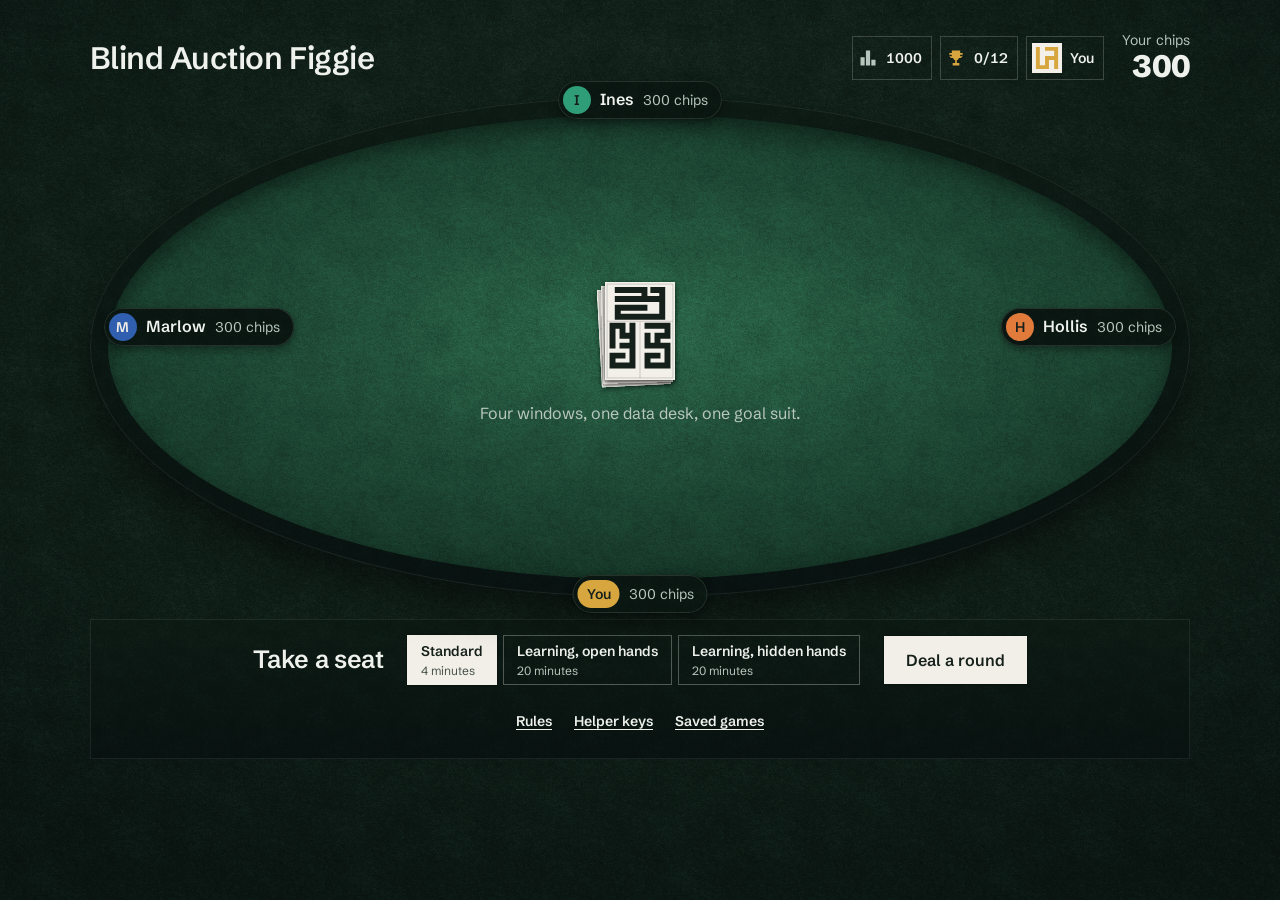
<file: docs/index.html>
<!doctype html><html><head><meta charset=utf8><meta name=viewport content='width=device-width,initial-scale=1,viewport-fit=cover'></head><body><title>Blind Auction Figgie</title>
<meta name="description" content="Figgie against three bots, with sealed auctions that sell one hidden answer.">
<meta name="theme-color" content="#0f1d17">
<meta name="claude:viewport-fit-sides" content="cover">
<link rel="preconnect" href="https://fonts.googleapis.com">
<link rel="preconnect" href="https://fonts.gstatic.com" crossorigin>
<link rel="stylesheet" href="https://fonts.googleapis.com/css2?family=Schibsted+Grotesk:ital,wght@0,400..900;1,400..900&display=swap">
<style>
:root{--t-linen:url([data-uri]);--t-paper:url([data-uri]);--t-seal:url([data-uri]);--t-baize:url([data-uri]);--b-p0:url("data:image/svg+xml,%3Csvg%20xmlns%3D%22http%3A//www.w3.org/2000/svg%22%20viewBox%3D%220%200%2040%2056%22%3E%3Crect%20width%3D%2240%22%20height%3D%2256%22%20fill%3D%22%23f3f0ea%22/%3E%3Crect%20x%3D%221.2%22%20y%3D%221.2%22%20width%3D%2237.6%22%20height%3D%2253.6%22%20fill%3D%22none%22%20stroke%3D%22%2316201b%22%20stroke-opacity%3D%22.18%22%20stroke-width%3D%22.6%22/%3E%3Cpath%20d%3D%22M1.2%2022.4H38.8M20%2022.4V54.8%22%20fill%3D%22none%22%20stroke%3D%22%2316201b%22%20stroke-opacity%3D%22.18%22%20stroke-width%3D%22.6%22/%3E%3Cg%20fill%3D%22none%22%20stroke-width%3D%223.4%22%20stroke-linecap%3D%22square%22%20stroke-linejoin%3D%22miter%22%3E%3Cpath%20stroke%3D%22%23d9434b%22%20d%3D%22M7.30%204.60L7.30%209.68M7.30%209.68L12.38%209.68M12.38%209.68L17.46%209.68M17.46%209.68L17.46%204.60M17.46%204.60L22.54%204.60M22.54%204.60L27.62%204.60M27.62%204.60L32.70%204.60M32.70%204.60L32.70%209.68M32.70%209.68L27.62%209.68M27.62%209.68L22.54%209.68M17.46%204.60L12.38%204.60M32.70%209.68L32.70%2019.84L7.30%2019.84L7.30%2014.76L22.54%2014.76%22/%3E%3Cpath%20stroke%3D%22%232f5fae%22%20d%3D%22M4.30%2036.36L10.00%2036.36M10.00%2036.36L10.00%2030.66M10.00%2030.66L4.30%2030.66M4.30%2030.66L4.30%2024.96M4.30%2024.96L10.00%2024.96M10.00%2024.96L15.70%2024.96M15.70%2024.96L15.70%2030.66M15.70%2030.66L15.70%2036.36M15.70%2036.36L15.70%2047.76L4.30%2047.76L4.30%2042.06L10.00%2042.06%22/%3E%3Cpath%20stroke%3D%22%232f9e78%22%20d%3D%22M24.30%2024.96L24.30%2030.66M24.30%2030.66L30.00%2030.66M30.00%2030.66L30.00%2024.96M30.00%2024.96L35.70%2024.96M35.70%2024.96L35.70%2030.66M35.70%2030.66L35.70%2036.36M35.70%2036.36L30.00%2036.36M30.00%2036.36L24.30%2036.36M35.70%2036.36L35.70%2047.76L24.30%2047.76L24.30%2042.06L30.00%2042.06%22/%3E%3C/g%3E%3C/svg%3E");--b-p1:url("data:image/svg+xml,%3Csvg%20xmlns%3D%22http%3A//www.w3.org/2000/svg%22%20viewBox%3D%220%200%2040%2056%22%3E%3Crect%20width%3D%2240%22%20height%3D%2256%22%20fill%3D%22%23f3f0ea%22/%3E%3Crect%20x%3D%221.2%22%20y%3D%221.2%22%20width%3D%2237.6%22%20height%3D%2253.6%22%20fill%3D%22none%22%20stroke%3D%22%2316201b%22%20stroke-opacity%3D%22.18%22%20stroke-width%3D%22.6%22/%3E%3Cpath%20d%3D%22M1.2%2022.4H38.8M20%2022.4V54.8%22%20fill%3D%22none%22%20stroke%3D%22%2316201b%22%20stroke-opacity%3D%22.18%22%20stroke-width%3D%22.6%22/%3E%3Cg%20fill%3D%22none%22%20stroke-width%3D%223.4%22%20stroke-linecap%3D%22square%22%20stroke-linejoin%3D%22miter%22%3E%3Cpath%20stroke%3D%22%232f5fae%22%20d%3D%22M7.30%204.60L12.38%204.60M12.38%204.60L17.46%204.60M17.46%204.60L17.46%209.68M17.46%209.68L12.38%209.68M12.38%209.68L7.30%209.68M17.46%209.68L22.54%209.68M22.54%209.68L22.54%204.60M22.54%204.60L27.62%204.60M27.62%204.60L32.70%204.60M32.70%204.60L32.70%209.68M32.70%209.68L27.62%209.68M32.70%209.68L32.70%2019.84L7.30%2019.84L7.30%2014.76L22.54%2014.76%22/%3E%3Cpath%20stroke%3D%22%232f9e78%22%20d%3D%22M4.30%2036.36L4.30%2030.66M4.30%2030.66L4.30%2024.96M4.30%2024.96L10.00%2024.96M10.00%2024.96L15.70%2024.96M15.70%2024.96L15.70%2030.66M15.70%2030.66L15.70%2036.36M15.70%2036.36L10.00%2036.36M10.00%2036.36L10.00%2030.66M15.70%2036.36L15.70%2047.76L4.30%2047.76L4.30%2042.06L10.00%2042.06%22/%3E%3Cpath%20stroke%3D%22%23e07b3c%22%20d%3D%22M24.30%2024.96L30.00%2024.96M30.00%2024.96L35.70%2024.96M35.70%2024.96L35.70%2030.66M35.70%2030.66L35.70%2036.36M35.70%2036.36L30.00%2036.36M30.00%2036.36L24.30%2036.36M24.30%2036.36L24.30%2030.66M24.30%2030.66L30.00%2030.66M35.70%2036.36L35.70%2047.76L24.30%2047.76L24.30%2042.06L30.00%2042.06%22/%3E%3C/g%3E%3C/svg%3E");--b-p2:url("data:image/svg+xml,%3Csvg%20xmlns%3D%22http%3A//www.w3.org/2000/svg%22%20viewBox%3D%220%200%2040%2056%22%3E%3Crect%20width%3D%2240%22%20height%3D%2256%22%20fill%3D%22%23f3f0ea%22/%3E%3Crect%20x%3D%221.2%22%20y%3D%221.2%22%20width%3D%2237.6%22%20height%3D%2253.6%22%20fill%3D%22none%22%20stroke%3D%22%2316201b%22%20stroke-opacity%3D%22.18%22%20stroke-width%3D%22.6%22/%3E%3Cpath%20d%3D%22M1.2%2022.4H38.8M20%2022.4V54.8%22%20fill%3D%22none%22%20stroke%3D%22%2316201b%22%20stroke-opacity%3D%22.18%22%20stroke-width%3D%22.6%22/%3E%3Cg%20fill%3D%22none%22%20stroke-width%3D%223.4%22%20stroke-linecap%3D%22square%22%20stroke-linejoin%3D%22miter%22%3E%3Cpath%20stroke%3D%22%232f9e78%22%20d%3D%22M7.30%204.60L7.30%209.68M7.30%209.68L12.38%209.68M12.38%209.68L12.38%204.60M12.38%204.60L17.46%204.60M17.46%204.60L22.54%204.60M22.54%204.60L22.54%209.68M22.54%209.68L27.62%209.68M27.62%209.68L32.70%209.68M32.70%209.68L32.70%204.60M32.70%204.60L27.62%204.60M22.54%209.68L17.46%209.68M32.70%209.68L32.70%2019.84L7.30%2019.84L7.30%2014.76L22.54%2014.76%22/%3E%3Cpath%20stroke%3D%22%23e07b3c%22%20d%3D%22M4.30%2036.36L10.00%2036.36M10.00%2036.36L15.70%2036.36M15.70%2036.36L15.70%2030.66M15.70%2030.66L10.00%2030.66M10.00%2030.66L10.00%2024.96M10.00%2024.96L4.30%2024.96M4.30%2024.96L4.30%2030.66M10.00%2024.96L15.70%2024.96M15.70%2036.36L15.70%2047.76L4.30%2047.76L4.30%2042.06L10.00%2042.06%22/%3E%3Cpath%20stroke%3D%22%23d9434b%22%20d%3D%22M24.30%2024.96L24.30%2030.66M24.30%2030.66L24.30%2036.36M24.30%2036.36L30.00%2036.36M30.00%2036.36L30.00%2030.66M30.00%2030.66L35.70%2030.66M35.70%2030.66L35.70%2024.96M35.70%2024.96L30.00%2024.96M35.70%2030.66L35.70%2036.36M35.70%2036.36L35.70%2047.76L24.30%2047.76L24.30%2042.06L30.00%2042.06%22/%3E%3C/g%3E%3C/svg%3E");--b-p3:url("data:image/svg+xml,%3Csvg%20xmlns%3D%22http%3A//www.w3.org/2000/svg%22%20viewBox%3D%220%200%2040%2056%22%3E%3Crect%20width%3D%2240%22%20height%3D%2256%22%20fill%3D%22%23f3f0ea%22/%3E%3Crect%20x%3D%221.2%22%20y%3D%221.2%22%20width%3D%2237.6%22%20height%3D%2253.6%22%20fill%3D%22none%22%20stroke%3D%22%2316201b%22%20stroke-opacity%3D%22.18%22%20stroke-width%3D%22.6%22/%3E%3Cpath%20d%3D%22M1.2%2022.4H38.8M20%2022.4V54.8%22%20fill%3D%22none%22%20stroke%3D%22%2316201b%22%20stroke-opacity%3D%22.18%22%20stroke-width%3D%22.6%22/%3E%3Cg%20fill%3D%22none%22%20stroke-width%3D%223.4%22%20stroke-linecap%3D%22square%22%20stroke-linejoin%3D%22miter%22%3E%3Cpath%20stroke%3D%22%23e07b3c%22%20d%3D%22M7.30%204.60L7.30%209.68M7.30%209.68L12.38%209.68M12.38%209.68L12.38%204.60M12.38%204.60L17.46%204.60M17.46%204.60L22.54%204.60M22.54%204.60L27.62%204.60M27.62%204.60L27.62%209.68M27.62%209.68L32.70%209.68M32.70%209.68L32.70%204.60M27.62%209.68L22.54%209.68M22.54%209.68L17.46%209.68M32.70%209.68L32.70%2019.84L7.30%2019.84L7.30%2014.76L22.54%2014.76%22/%3E%3Cpath%20stroke%3D%22%23d9434b%22%20d%3D%22M4.30%2036.36L4.30%2030.66M4.30%2030.66L4.30%2024.96M4.30%2024.96L10.00%2024.96M10.00%2024.96L15.70%2024.96M15.70%2024.96L15.70%2030.66M15.70%2030.66L15.70%2036.36M15.70%2036.36L10.00%2036.36M10.00%2036.36L10.00%2030.66M15.70%2036.36L15.70%2047.76L4.30%2047.76L4.30%2042.06L10.00%2042.06%22/%3E%3Cpath%20stroke%3D%22%232f5fae%22%20d%3D%22M24.30%2024.96L30.00%2024.96M30.00%2024.96L35.70%2024.96M35.70%2024.96L35.70%2030.66M35.70%2030.66L35.70%2036.36M35.70%2036.36L30.00%2036.36M30.00%2036.36L24.30%2036.36M24.30%2036.36L24.30%2030.66M24.30%2030.66L30.00%2030.66M35.70%2036.36L35.70%2047.76L24.30%2047.76L24.30%2042.06L30.00%2042.06%22/%3E%3C/g%3E%3C/svg%3E");--b-deck:url("data:image/svg+xml,%3Csvg%20xmlns%3D%22http%3A//www.w3.org/2000/svg%22%20viewBox%3D%220%200%2040%2056%22%3E%3Crect%20width%3D%2240%22%20height%3D%2256%22%20fill%3D%22%23f3f0ea%22/%3E%3Crect%20x%3D%221.2%22%20y%3D%221.2%22%20width%3D%2237.6%22%20height%3D%2253.6%22%20fill%3D%22none%22%20stroke%3D%22%2316201b%22%20stroke-opacity%3D%22.18%22%20stroke-width%3D%22.6%22/%3E%3Cpath%20d%3D%22M1.2%2022.4H38.8M20%2022.4V54.8%22%20fill%3D%22none%22%20stroke%3D%22%2316201b%22%20stroke-opacity%3D%22.18%22%20stroke-width%3D%22.6%22/%3E%3Cg%20fill%3D%22none%22%20stroke-width%3D%223.4%22%20stroke-linecap%3D%22square%22%20stroke-linejoin%3D%22miter%22%3E%3Cpath%20stroke%3D%22%2316201b%22%20d%3D%22M7.30%204.60L12.38%204.60M12.38%204.60L17.46%204.60M17.46%204.60L22.54%204.60M22.54%204.60L22.54%209.68M22.54%209.68L17.46%209.68M17.46%209.68L12.38%209.68M12.38%209.68L7.30%209.68M22.54%209.68L27.62%209.68M27.62%209.68L32.70%209.68M32.70%209.68L32.70%204.60M32.70%204.60L27.62%204.60M32.70%209.68L32.70%2019.84L7.30%2019.84L7.30%2014.76L22.54%2014.76%22/%3E%3Cpath%20stroke%3D%22%2316201b%22%20d%3D%22M4.30%2036.36L4.30%2030.66M4.30%2030.66L4.30%2024.96M4.30%2024.96L10.00%2024.96M10.00%2024.96L10.00%2030.66M10.00%2030.66L15.70%2030.66M15.70%2030.66L15.70%2024.96M15.70%2030.66L15.70%2036.36M15.70%2036.36L10.00%2036.36M15.70%2036.36L15.70%2047.76L4.30%2047.76L4.30%2042.06L10.00%2042.06%22/%3E%3Cpath%20stroke%3D%22%2316201b%22%20d%3D%22M24.30%2024.96L30.00%2024.96M30.00%2024.96L35.70%2024.96M35.70%2024.96L35.70%2030.66M35.70%2030.66L30.00%2030.66M30.00%2030.66L30.00%2036.36M30.00%2036.36L35.70%2036.36M30.00%2036.36L24.30%2036.36M24.30%2036.36L24.30%2030.66M35.70%2036.36L35.70%2047.76L24.30%2047.76L24.30%2042.06L30.00%2042.06%22/%3E%3C/g%3E%3C/svg%3E")}
[hidden]:not([hidden=until-found i]){display:none!important}
/* tokens: one radius set, one type scale, one accent (brass marks you) */
:root{--room:#0f1d17;--side:#0a1611;--feltHi:#2b6649;--felt:#1f4a36;--feltLo:#163627;--paper:#f1efe7;--paper2:#e4e2d8;--paper3:#d2d0c4;--ink:#16201b;--ink2:#47524c;--rule:rgba(22,32,27,.14);--chalk:#eef1ec;--chalk2:#b7c7bd;--brass:#d8a63f;--tint:#f4e4b9;--red:#b3202b;--manila:#d9c08a;--wax:#8c1d26;--p1:#2f5fae;--p2:#2f9e78;--p3:#e07b3c;
  --r1:0;--r2:0;--r3:999px;--contour:0 0 0 1px rgba(8,16,12,.45),0 2px 0 0 rgba(8,16,12,.35);--contour-in:0 0 0 1px rgba(22,32,27,.22),0 2px 0 0 rgba(22,32,27,.16);
  --f12:12px;--f14:14px;--f16:16px;--f20:20px;--f25:25px;--f31:31px;--f39:39px;--f49:49px;color-scheme:dark}
html{background:var(--room)}
/* the room: the same wool, faint, on the dark ground around the table */
body,.overlay{background:var(--t-baize) 0 0/320px 320px,var(--t-baize) 161px 97px/320px 320px,radial-gradient(ellipse 80% 70% at 50% 35%,#16291f 0%,var(--room) 60%,#0a1511 100%);background-blend-mode:overlay,soft-light,normal}
body{min-height:100vh}
body{margin:0;padding:0!important;color:var(--chalk);font-family:"Schibsted Grotesk","Helvetica Neue",Arial,sans-serif;font-size:var(--f16);font-weight:400;line-height:1.45;-webkit-font-smoothing:antialiased;touch-action:manipulation;-webkit-tap-highlight-color:transparent}
*{box-sizing:border-box}
h1,h2,h3,p,ul,ol,dl,dd,figure,table{margin:0;padding:0;list-style:none}
button,input{font:inherit;color:inherit}
button{cursor:pointer}
button:disabled{cursor:default}
:focus-visible{outline:3px solid var(--brass);outline-offset:2px}
.paper :focus-visible,.sheet :focus-visible{outline-color:var(--ink)}
/* tabular figures on every number that sits in a column or ticks */
.stat b,.tile .pr b,.stepper input,.ticks,.wl b,.bids .p,.pay .r>span,.chipsnow dd,.chipsnow .big b,.gl .num,.review td,.fields input,.clk b,.seat .n,.seat .got,.st b,.meter .lbls b,.trades .when,.pill b,.mine b{font-variant-numeric:tabular-nums}
.dp{font-variant-numeric:normal}
.sr{position:absolute;width:1px;height:1px;overflow:hidden;clip:rect(0 0 0 0);white-space:nowrap}
.disp{font-weight:600;letter-spacing:-.015em;line-height:1.1;text-wrap:balance}
.suit{width:1em;height:1em;display:inline-block;vertical-align:-.12em;fill:currentColor;flex:none}
.red{color:var(--red)} .blk{color:var(--ink)} .chalk{color:var(--chalk)}
.note{font-size:var(--f14);color:var(--chalk2);line-height:1.4}
.paper .note,.sheet .note{color:var(--ink2)}
.paper,.sheet{background:var(--paper) var(--t-linen) 0 0/128px 128px;color:var(--ink)}
.sheet{border-radius:var(--r1);overflow:hidden}

/* buttons: ink on paper, sized to their text */
.btn{display:inline-flex;align-items:center;justify-content:center;gap:8px;min-height:48px;padding:0 22px;border:0;border-radius:var(--r2);background:var(--paper);color:var(--ink);font-weight:600;font-size:var(--f16);text-decoration:none;justify-self:start;transition:background-color .15s}
.btn:hover{background:#fff}
.btn:disabled{opacity:.55}
.btn.ghost{background:transparent;box-shadow:inset 0 0 0 1px rgba(238,241,236,.35);color:var(--chalk)}
.btn.ghost:hover{background:rgba(238,241,236,.08)}
.btn.sm{min-height:40px;padding:0 14px;font-size:var(--f14)}
.link{background:none;border:0;padding:0 4px;min-height:44px;font-weight:600;font-size:var(--f14);text-decoration:underline;text-underline-offset:3px;color:inherit}
.link:hover{color:var(--chalk2)}
.links{display:flex;gap:14px;flex-wrap:wrap}

/* page */
.app{max-width:1440px;margin:0 auto;padding:clamp(20px,2.6vw,36px) max(clamp(20px,7vw,120px),env(safe-area-inset-right)) 48px max(clamp(20px,7vw,120px),env(safe-area-inset-left))}
.bar{display:flex;align-items:center;justify-content:space-between;gap:16px;flex-wrap:wrap}
.bar h1{font-size:var(--f31)}
.prog{display:flex;gap:14px;margin-top:6px;font-size:var(--f16)}
.prog li{display:flex;align-items:center;padding-bottom:3px;border-bottom:2px solid transparent;color:var(--chalk2);opacity:.55}
.prog li.red{color:#e07a80}
.prog li.done{opacity:.35}
.prog li.now{opacity:1;border-bottom-color:var(--chalk)}
.stat{text-align:right;font-size:var(--f14);color:var(--chalk2);line-height:1.1}
.stat b{display:block;font-size:var(--f31);font-weight:800;color:var(--chalk);letter-spacing:-.02em;transition:color .3s}
.stat b.up{color:var(--brass)}
.layout{margin-top:14px}

/* table: a flat dark rim around felt */
.tablezone{position:relative;min-width:0}
.table{position:relative;height:min(500px,max(420px,calc(100vh - 400px)));border-radius:50%;background:var(--side);box-shadow:0 18px 40px rgba(0,0,0,.5),inset 0 0 0 1px rgba(238,241,236,.08)}
.table .felt{position:absolute;inset:18px;border-radius:50%;background:var(--t-baize) 0 0/320px 320px,radial-gradient(ellipse 60% 55% at 50% 46%,var(--feltHi) 0%,var(--felt) 55%,var(--feltLo) 100%);background-blend-mode:overlay,normal;box-shadow:inset 0 8px 20px rgba(0,0,0,.4)}
.rimclock{position:absolute;inset:8px;width:calc(100% - 16px);height:calc(100% - 16px);overflow:visible;pointer-events:none;z-index:1}
.rimclock ellipse{fill:none;stroke-width:3;vector-effect:non-scaling-stroke}
.rimclock .bg{stroke:rgba(238,241,236,.1)}
.rimclock .fg{stroke:var(--chalk2);stroke-linecap:round;transition:stroke-dashoffset 1s linear}
.rimclock.low .fg{stroke:var(--paper)}
.stripclock{display:none}
.clk{display:inline-flex;align-items:baseline;gap:4px;margin-top:10px;padding:2px 10px;border-radius:var(--r3);font-size:var(--f16);color:var(--chalk2)}
.clk b{font-size:var(--f25);font-weight:600;color:var(--chalk)}
.clk.low{background:var(--paper);color:var(--ink2)}
.clk.low b{color:var(--ink)}
.seat{position:absolute;display:flex;align-items:center;gap:9px;padding:5px 14px 5px 5px;border-radius:var(--r3);background:var(--side);box-shadow:0 3px 8px rgba(0,0,0,.4),inset 0 0 0 1px rgba(238,241,236,.12);white-space:nowrap;z-index:4}
.seat b{font-weight:600}
.seat .n{font-size:var(--f14);color:var(--chalk2)}
.seat .got{font-size:var(--f14);font-weight:600;color:var(--chalk)}
.seat.me .got{color:var(--brass)}
.seat .act{display:none}
.seat.recv{animation:recv .35s cubic-bezier(.2,.7,.2,1)}
.s1{left:14px;top:46%;transform:translateY(-50%)}
.s2{left:50%;top:-16px;transform:translateX(-50%)}
.s3{right:14px;top:46%;transform:translateY(-50%)}
.s0{left:50%;bottom:-16px;transform:translateX(-50%)}
.disc{display:inline-flex;align-items:center;justify-content:center;width:28px;height:28px;border-radius:var(--r3);background:var(--ink2);color:var(--paper);font-size:var(--f14);font-weight:600;line-height:1;flex:none}
.disc.d1{background:var(--p1);color:var(--paper)} .disc.d2{background:var(--p2);color:var(--ink)} .disc.d3{background:var(--p3);color:var(--ink)}
.tile.buy .disc{box-shadow:0 0 0 1.5px var(--paper)}
.disc.you{background:var(--brass);color:var(--ink);width:auto;padding:0 9px}
.disc.sm{width:22px;height:22px;font-size:var(--f12)}
.disc.sm.you{width:auto;padding:0 7px}
.fan{position:absolute;width:0;height:0;z-index:2}
.fan .bk{position:absolute;left:-20px;top:-28px;width:40px;height:56px;border-radius:0;background:var(--b-deck) center/cover;box-shadow:0 1px 3px rgba(0,0,0,.45);transform-origin:50% 240%;transition:transform .5s cubic-bezier(.2,.7,.2,1)}
.f2{left:50%;top:98px;transform:rotate(180deg)}
.f1{left:9%;top:67%;transform:rotate(90deg)}
.f3{left:91%;top:67%;transform:rotate(-90deg)}
.cardback{border-radius:var(--r1);background:var(--b-deck) center/cover;box-shadow:0 2px 5px rgba(0,0,0,.4)}
.mid{position:absolute;left:50%;top:37%;width:420px;margin-left:-210px;text-align:center;z-index:3}
.chips{position:relative;height:56px;width:150px;margin:0 auto}
.stack{position:absolute;bottom:0;width:44px}
.stack svg{position:absolute;left:0;width:44px;height:16px;filter:drop-shadow(0 1px 1px rgba(0,0,0,.35))}
.mid .lab{margin-top:6px;font-size:var(--f25)}
.deck{position:relative;width:70px;height:98px;margin:0 auto}
.deck i{position:absolute;inset:0}
.deck i:nth-child(1){transform:translate(-6px,6px) rotate(-3deg)}
.deck i:nth-child(2){transform:translate(-3px,3px) rotate(-1.5deg)}
.mid .line1{margin-top:22px;font-size:var(--f16);color:var(--chalk2)}

/* suit tiles: a suit and a count, not a playing card */
.hand{display:flex;gap:10px}
.yours{position:absolute;left:50%;bottom:60px;transform:translateX(-50%);display:flex;align-items:flex-end;gap:28px;z-index:3}
.slots{display:flex;gap:8px}
.slot{position:relative;width:124px;height:74px;padding:9px 10px 8px;border-radius:var(--r1);background:var(--manila) var(--t-paper) 0 0/256px 256px;color:var(--ink);box-shadow:0 4px 10px rgba(0,0,0,.35);font-size:var(--f12);line-height:1.3;outline-offset:3px}
.slot::before{content:"";position:absolute;left:0;right:0;top:0;height:22px;background:rgba(91,71,32,.14);clip-path:polygon(0 0,100% 0,50% 100%)}
.slot>div{position:relative}
.slot .a{display:flex;align-items:center;gap:5px;font-size:var(--f14);font-weight:600}
.slot .b,.slot .c{color:var(--ink2)}
.slot .w{position:absolute;right:7px;top:7px;width:20px;height:20px;background:var(--t-seal) center/contain no-repeat;filter:drop-shadow(0 1px 1px rgba(0,0,0,.35))}
.slot.open{display:flex;align-items:center;justify-content:center;background:none;box-shadow:inset 0 0 0 1px rgba(238,241,236,.22);color:var(--chalk2);font-size:var(--f20)}
.slot.open::before{display:none}
.slot.open .suit{opacity:.5}
.slot.open.now{box-shadow:inset 0 0 0 2px var(--chalk)}
.slot.open.now .suit{opacity:1}
.slot .pop{display:none;position:absolute;left:0;bottom:calc(100% + 8px);width:250px;padding:10px 12px;border-radius:var(--r1);background:var(--paper) var(--t-linen) 0 0/128px 128px;color:var(--ink);font-size:var(--f14);line-height:1.4;box-shadow:0 10px 24px rgba(0,0,0,.45);z-index:20}
.slot:hover .pop,.slot:focus .pop{display:block}
.tape{display:grid;gap:3px;margin-top:8px;font-size:var(--f14);color:var(--chalk2)}
.tape li{display:flex;align-items:center;justify-content:center;gap:6px}
.tape li:first-child{color:var(--chalk)}
.tape .when{display:none}
.st{display:flex;flex-direction:column;align-items:center;justify-content:center;gap:2px;width:60px;height:74px;border-radius:var(--r1);background:var(--paper) var(--t-linen) 0 0/128px 128px;color:var(--ink);box-shadow:0 4px 10px rgba(0,0,0,.35);flex:none}
.st.red{color:var(--red)}
.st .suit{font-size:var(--f20)}
.st b{font-size:var(--f31);font-weight:600;line-height:1;color:var(--ink)}
.st.zero{opacity:.45}
.st.goal{outline:2px solid var(--chalk);outline-offset:3px}
.st.dim{opacity:.6}
.st.bump{animation:bump .45s cubic-bezier(.2,.7,.2,1)}
.fly{position:absolute;left:0;top:0;width:40px;height:56px;margin:-28px 0 0 -20px;border-radius:var(--r1);z-index:8;display:flex;align-items:center;justify-content:center;font-size:var(--f20);background:var(--paper) var(--t-linen) 0 0/128px 128px;box-shadow:0 10px 18px rgba(0,0,0,.45);pointer-events:none}
.fly.back{background:var(--b-deck) center/cover}
/* each seat's cards carry that seat's maze back */
.f1 .bk,.fly.back.b1{background-image:var(--b-p1)} .f2 .bk,.fly.back.b2{background-image:var(--b-p2)} .f3 .bk,.fly.back.b3{background-image:var(--b-p3)} .fly.back.b0{background-image:var(--b-p0)}
.reveal{position:absolute;left:50%;top:150px;width:min(330px,42%);transform:translateX(-50%);text-align:center;z-index:3}
.pair{display:flex;justify-content:center;align-items:center;gap:14px}
.reveal h2{margin-top:12px;font-size:var(--f20)}
.hands-up{position:absolute;inset:0;z-index:3;pointer-events:none}
.hands-up figure{position:absolute}
.hands-up figcaption{display:none}
.hands-up ul{display:flex;gap:5px}
.hands-up .st{width:42px;height:54px}
.hands-up .st b{font-size:var(--f20)}
.hands-up .st .suit{font-size:var(--f14)}
.hu2{left:50%;top:64px;transform:translateX(-50%)}
.hu1{left:5%;top:53%}
.hu3{right:5%;top:53%}

/* what you know */
.know{display:none}
.know h2{font-size:var(--f20);margin-bottom:10px}
.envs{display:grid;grid-template-columns:repeat(auto-fill,minmax(220px,1fr));gap:16px}
.env{position:relative;min-height:120px;padding:12px 14px;border-radius:var(--r1);background:var(--manila) var(--t-paper) 0 0/256px 256px;color:var(--ink);box-shadow:0 6px 14px rgba(0,0,0,.35)}
.env .flap{position:absolute;left:0;right:0;top:0;height:52px;background:#c9ad72 var(--t-paper) 0 0/256px 256px;clip-path:polygon(0 0,100% 0,50% 100%)}
.wax{display:flex;align-items:center;justify-content:center;background:var(--t-seal) center/contain no-repeat;filter:drop-shadow(0 2px 2px rgba(0,0,0,.4))}
.env .wax{position:absolute;left:50%;top:34px;width:36px;height:36px;margin-left:-18px}
.env .tag{position:relative;font-size:var(--f14);font-weight:600;color:#5b4720}
.env .body{position:relative;margin-top:46px;font-size:var(--f14)}
.env .slip{margin-top:8px;padding:9px 11px;border-radius:var(--r1);background:var(--paper) var(--t-linen) 0 0/128px 128px;box-shadow:0 2px 6px rgba(0,0,0,.22);transform:rotate(-.6deg);font-size:var(--f14)}
.line{display:flex;align-items:center;gap:7px;font-weight:600}
.empty-know{color:var(--chalk2);font-size:var(--f14)}
details.drawer{display:none}

/* panel */
.panel{display:grid;gap:14px;min-width:0}
.panel h2{font-size:var(--f25)}
.panel h3{font-size:var(--f20)}

/* desktop: the panel is a rail in front of your seat */
@media (min-width:901px){
  .panel{max-width:1120px;margin:22px auto 0;padding:16px;border-radius:var(--r2);background:var(--side);box-shadow:inset 0 0 0 1px rgba(238,241,236,.08);align-items:start;gap:20px}
  .col{display:grid;gap:12px;align-content:start;min-width:0}
  .panel.ph-start{display:flex;align-items:center;justify-content:center;flex-wrap:wrap;gap:12px 24px}
  .panel.ph-start .links{flex-basis:100%;justify-content:center;margin-top:2px}
  .panel.ph-bid{grid-template-columns:340px minmax(0,1fr) 250px}
  .panel.ph-bid .col:last-child{align-self:end}
  .panel.ph-result{grid-template-columns:340px minmax(0,1fr) 380px}
  .panel.ph-end{grid-template-columns:minmax(0,1fr) 420px minmax(0,1fr)}
}

/* sealed bid */
.stage{position:relative;height:270px;border-radius:var(--r2);overflow:hidden;background:var(--t-baize) 0 0/320px 320px,radial-gradient(ellipse 70% 60% at 50% 40%,var(--feltHi) 0%,var(--felt) 55%,var(--feltLo) 100%);background-blend-mode:overlay,normal;box-shadow:inset 0 6px 16px rgba(0,0,0,.4)}
.envwrap{position:absolute;left:28px;right:28px;bottom:22px;height:132px;perspective:700px}
.envback{position:absolute;inset:0;z-index:0;border-radius:var(--r1);background:#c9ad72 var(--t-paper) 0 0/256px 256px}
.pocket{position:absolute;z-index:2;left:0;right:0;bottom:0;top:-130px;overflow:hidden}
.qcard{position:absolute;left:14px;right:14px;bottom:60px;height:180px;padding:12px 16px;border-radius:var(--r1);transition:transform .3s cubic-bezier(.5,0,.2,1)}
.qcard .suit{font-size:var(--f25)}
.qcard h3{margin-top:4px;font-size:var(--f25)!important;line-height:1.1}
.qcard p{margin-top:6px;font-size:var(--f14);line-height:1.35}
.qcard.in{transform:translateY(260px)}
.qcard.out{animation:lift .4s .25s cubic-bezier(.2,.8,.2,1) both}
@keyframes lift{from{transform:translateY(200px)}to{transform:translateY(-34px)}}
.front{position:absolute;inset:0;z-index:3;border-radius:var(--r1);clip-path:polygon(0 20%,50% 60%,100% 20%,100% 100%,0 100%);background:var(--manila) var(--t-paper) 0 0/256px 256px;box-shadow:0 8px 16px rgba(0,0,0,.35)}
.lid{position:absolute;z-index:1;left:0;right:0;top:0;height:82px;background:#c4a76a var(--t-paper) 0 0/256px 256px;clip-path:polygon(0 0,100% 0,50% 100%);transform-origin:top center;transform:rotateX(180deg);transition:transform .28s .22s cubic-bezier(.4,0,.2,1),z-index 0s .22s}
.lid.shut{transform:none;z-index:4}
.lid.opening{animation:open .28s cubic-bezier(.4,0,.2,1) both}
@keyframes open{from{transform:none;z-index:4}to{transform:rotateX(180deg);z-index:1}}
.stamp{position:absolute;z-index:5;left:50%;top:58px;width:46px;height:46px;margin-left:-23px;opacity:0}
.stamp.on{animation:stamp .2s .48s cubic-bezier(.3,1.5,.5,1) both}
.stamp.still{opacity:1}
@keyframes stamp{from{opacity:0;transform:scale(2)}to{opacity:1;transform:none}}
.stepper{display:grid;grid-template-columns:64px 1fr 64px;gap:6px;margin-top:8px}
.stepper button{height:64px;border:0;border-radius:var(--r2);background:var(--paper3);color:var(--ink);font-size:var(--f31);line-height:1;transition:background-color .15s}
.stepper button:hover{background:var(--paper2)}
.stepper input{width:100%;height:64px;border:0;border-radius:var(--r2);text-align:center;font-size:var(--f39);font-weight:800;letter-spacing:-.02em}
.stepper input[aria-invalid="true"]{box-shadow:inset 0 0 0 3px var(--ink)}
.lbl{font-weight:600}
.wl{margin-top:12px}
.wl b{font-weight:600;color:var(--brass)}
.scalewrap{position:relative;margin-top:10px}
.scale{position:relative;height:22px;border-radius:var(--r3);background:rgba(238,241,236,.14);overflow:hidden}
.scale .zone{position:absolute;left:0;top:0;bottom:0;border-radius:var(--r3);background:var(--chalk2);transition:width .2s}
.mark{position:absolute;top:-4px;width:4px;height:30px;margin-left:-2px;border-radius:var(--r1);background:var(--brass);transition:left .2s}
.ticks{position:relative;height:18px;margin-top:6px;font-size:var(--f12);color:var(--chalk2)}
.ticks em{position:absolute;transform:translateX(-50%);white-space:nowrap;font-style:normal;transition:left .2s}
.ticks em.l{transform:none}
.mine{font-size:var(--f14);color:var(--chalk2)}
.mine b{color:var(--chalk);font-weight:600}
.err{padding:8px 11px;border-radius:var(--r2);background:var(--ink);color:var(--paper);font-size:var(--f14);line-height:1.35}
.panel > div > .err{background:var(--paper);color:var(--ink)}

/* result */
.verdict{display:flex;align-items:center;gap:10px}
.verdict h3{font-size:var(--f39)!important}
.ans{font-size:var(--f20);font-weight:600;margin-top:4px}
.bids .hd,.bids .rw{display:grid;grid-template-columns:1.1fr 64px 1.3fr;gap:12px;align-items:center;padding:7px 12px}
.bids .hd{font-size:var(--f12);font-weight:600;color:var(--ink2)}
.bids .rw{min-height:44px}
.bids .rw.me{background:var(--tint)}
.bids .nm{display:flex;align-items:center;gap:7px;font-weight:600}
.bids .p{font-size:var(--f16);font-weight:600;text-align:right}
.so{padding:10px 12px;border-radius:var(--r1);font-weight:600}
.meter{padding:14px;border-radius:var(--r1)}
.meter .barx{position:relative;height:24px;margin-top:6px;border-radius:var(--r3);background:var(--paper2);overflow:hidden}
.meter .ok{position:absolute;left:0;top:0;bottom:0;width:50%;background:#c9d6cf}
.meter .was{position:absolute;left:50%;top:0;bottom:0;right:0;background:var(--ink)}
.meter .mk{position:absolute;top:-2px;bottom:-2px;left:25%;width:4px;margin-left:-2px;background:var(--brass);border-radius:var(--r1)}
.meter .lbls{position:relative;height:34px;margin-top:6px;font-size:var(--f12);color:var(--ink2);line-height:1.2}
.meter .lbls em{position:absolute;transform:translateX(-50%);text-align:center;font-style:normal;white-space:nowrap}
.meter .lbls b{display:block;color:var(--ink);font-size:var(--f14);font-weight:600}
.facedown{position:absolute;left:50%;top:34px;width:220px;height:132px;margin-left:-110px;border-radius:var(--r1);background:var(--manila) var(--t-paper) 0 0/256px 256px;box-shadow:0 8px 16px rgba(0,0,0,.35);transform:rotate(-3deg)}
.facedown::after{content:"";position:absolute;inset:0;background:linear-gradient(to top right,transparent calc(50% - 1px),rgba(91,71,32,.25) 50%,transparent calc(50% + 1px)),linear-gradient(to top left,transparent calc(50% - 1px),rgba(91,71,32,.25) 50%,transparent calc(50% + 1px))}
.sealed{position:absolute;left:50%;top:34px;width:240px;height:136px;margin-left:-120px}
.sealed .env{position:absolute;inset:0}
.sealed .wm{position:absolute;left:50%;top:30px;width:40px;height:40px;margin-left:-20px;font-size:var(--f16);box-shadow:0 2px 3px rgba(0,0,0,.35)}
.emptyg .pane.stage{height:auto;border-radius:0}
.seat .act .red{color:#e07a80}

/* market */
.mhead{display:flex;justify-content:space-between;align-items:center;gap:12px}
.row{display:grid;grid-template-columns:minmax(0,1fr) minmax(0,1fr);grid-template-areas:"n n" "sl by" "e e";gap:8px;padding:12px;align-content:start}
#mkt{display:grid;grid-template-columns:repeat(4,minmax(0,1fr))}
.row+.row{border-left:1px solid var(--rule)}
.nm2{grid-area:n;display:grid;grid-template-columns:auto 1fr;align-items:baseline;align-content:start;column-gap:10px;min-height:46px}
.nm2 .tag{grid-column:1/-1;margin-top:3px}
.mid.trading{top:31%}
.mid.trading .chips{display:none}
.mhead h2{font-size:var(--f20)!important}
.side{display:grid;grid-template-columns:minmax(0,1fr);gap:6px;align-content:start;min-width:0}
.side.sl{grid-area:sl} .side.by{grid-area:by}
.row .err{grid-area:e}
.nm2 b{display:flex;align-items:center;gap:6px;font-size:var(--f16);font-weight:600}
.nm2 .hold{font-size:var(--f14);color:var(--ink2)}
.nm2 .tag{justify-self:start;padding:1px 7px;border-radius:var(--r1);background:var(--ink);color:var(--paper);font-size:var(--f12);font-weight:600}
.tile{position:relative;width:100%;display:grid;gap:2px;align-content:center;min-height:62px;padding:7px 11px;border:0;border-radius:var(--r2);text-align:left;transition:background-color .15s}
.tile .pr{display:flex;align-items:baseline;justify-content:space-between;gap:6px}
.tile .pr b{font-size:var(--f25);font-weight:800;line-height:1;letter-spacing:-.02em}
.tile .vb{font-size:var(--f14);font-weight:400}
button.tile:disabled{opacity:.5}
/* the press and release always land on the button itself, which is kept across quote updates;
   its inner parts (price digits, the decimal point, the monogram) can be redrawn without losing the click */
button.tile *,.penny *{pointer-events:none}
.tile.sell{background:var(--paper2);color:var(--ink)}
button.tile.sell:hover:not(:disabled){background:var(--paper3)}
.tile.buy{background:var(--ink);color:var(--paper)}
button.tile.buy:hover:not(:disabled){background:#26332c}
.tile.own{background:transparent;box-shadow:inset 0 0 0 2px var(--brass)}
.tile.none{background:transparent;box-shadow:inset 0 0 0 1px var(--paper3);color:var(--ink2)}
.tile.none b{font-size:var(--f16);font-weight:600}
.tile .cx{min-height:30px;padding:0 4px;margin-right:-6px;border:0;background:none;font-weight:600;font-size:var(--f14);text-decoration:underline;text-underline-offset:3px;color:inherit}
.pill{display:flex;align-items:center;justify-content:space-between;gap:4px;min-height:40px;padding:0 2px 0 10px;border-radius:var(--r2);background:var(--tint);font-size:var(--f14)}
.pill b{font-weight:600}
.pill button{min-height:36px;white-space:nowrap;padding:0 9px;border:0;background:none;font-weight:600;font-size:var(--f14);text-decoration:underline;text-underline-offset:3px;white-space:nowrap}
.fields{display:flex;align-items:center;gap:4px}
.fields label{font-size:var(--f14);font-weight:600}
.fields input{flex:1;min-width:0;width:auto;height:40px;padding:0 9px;border:1px solid var(--paper3);border-radius:var(--r2);background:#fff;color:var(--ink);font-weight:600}
.fields input::placeholder{color:var(--ink2);font-weight:400}
.fields input:hover{border-color:var(--ink2)}
.fields input[aria-invalid="true"]{border-color:var(--ink);border-width:2px}
.fields button{min-height:40px;padding:0 12px;border:0;border-radius:var(--r2);background:var(--paper3);color:var(--ink);font-weight:600}
.fields button:hover{background:#c2c0b2}
.trades h3{font-size:var(--f14)!important;font-weight:600;color:var(--chalk2);margin-bottom:4px}
.trades li{display:flex;align-items:center;gap:6px;min-height:28px;font-size:var(--f14)}
.trades li:not(:first-child){color:var(--chalk2)}
.trades .when{margin-left:auto;color:var(--chalk2);white-space:nowrap}

/* end */
.chipsnow{padding:16px;border-radius:var(--r1)}
.chipsnow .big{display:flex;align-items:baseline;gap:10px;flex-wrap:wrap}
.chipsnow .big b{font-size:var(--f49);font-weight:800;letter-spacing:-.03em;line-height:1}
.chipsnow dl{display:grid;grid-template-columns:1fr auto;row-gap:4px;column-gap:12px;margin-top:12px;font-size:var(--f14)}
.chipsnow dd{justify-self:end;font-weight:600}
.pay .r{display:grid;grid-template-columns:minmax(0,1fr) 44px 56px 56px 60px;column-gap:12px;align-items:center;min-height:44px;padding:0 12px}
.pay .r.h{min-height:36px;font-size:var(--f12);font-weight:600;color:var(--ink2)}
.pay .r>span:not(:first-child){text-align:right}
.pay .r.you{background:var(--tint)}
.pay .tot{font-size:var(--f20);font-weight:600}
.pay .nmx{display:flex;align-items:center;gap:7px;font-weight:600;min-width:0}
.types li{font-size:var(--f16)}
.types li+li{margin-top:4px}
.types b{font-weight:600}
.types span{color:var(--chalk2);font-size:var(--f14)}
.review table{width:100%;border-collapse:collapse;font-size:var(--f14)}
.review th{font-size:var(--f12);font-weight:600;color:var(--ink2);text-align:right;padding:8px 10px}
.review th:first-child,.review td:first-child{text-align:left}
.review td{padding:8px 10px;text-align:right;border-top:1px solid var(--rule)}
details.more summary{cursor:pointer;font-weight:600;min-height:44px;display:flex;align-items:center}
.saveline{margin-top:18px;font-size:var(--f14);color:var(--chalk2)}

/* hard-cornered controls with a thin, crisp shadow contour; pressing sinks onto the shadow */
.btn,.stepper button{box-shadow:var(--contour)}
.btn.ghost{box-shadow:inset 0 0 0 1px rgba(238,241,236,.35),0 2px 0 0 rgba(0,0,0,.35)}
.tile.sell,.tile.buy,.fields button{box-shadow:var(--contour-in)}
.btn:active:not(:disabled),.stepper button:active,button.tile:active:not(:disabled),.fields button:active{transform:translateY(2px);box-shadow:0 0 0 1px rgba(8,16,12,.45)}
.fields input{box-shadow:inset 0 1px 0 rgba(22,32,27,.12)}
/* start: mode choice */
.modes{display:flex;gap:6px;flex-wrap:wrap;justify-content:center}
.mode{display:grid;gap:1px;min-height:48px;padding:6px 14px;border:0;border-radius:var(--r2);background:transparent;color:var(--chalk);text-align:left;box-shadow:inset 0 0 0 1px rgba(238,241,236,.3)}
.mode b{font-weight:600;font-size:var(--f14)}
.mode span{font-size:var(--f12);color:var(--chalk2)}
.mode[aria-pressed="true"]{background:var(--paper);color:var(--ink);box-shadow:var(--contour)}
.mode[aria-pressed="true"] span{color:var(--ink2)}
/* ante */
.ante{display:grid;grid-template-columns:1fr auto;gap:4px 24px;padding:14px 16px;font-size:var(--f14)}
.ante dd{text-align:right;font-variant-numeric:tabular-nums}
.ante dd b{font-size:var(--f20);font-weight:800}
@media (min-width:901px){.panel.ph-ante{grid-template-columns:minmax(0,1fr) 300px minmax(0,1fr);align-items:center}.panel.ph-ante .col:last-child{justify-items:start}}
/* market: penny buttons beside each best price, tools */
.tw{display:grid;grid-template-columns:minmax(0,1fr) 22px;gap:3px}
.penny{display:flex;align-items:center;justify-content:center;width:22px;min-height:62px;padding:0;border:0;border-radius:var(--r2);background:var(--paper2);color:var(--ink);box-shadow:var(--contour-in)}
.penny svg{width:10px;height:10px}
.penny:hover:not(:disabled){background:var(--paper3)}
.penny:active:not(:disabled){transform:translateY(2px);box-shadow:0 0 0 1px rgba(8,16,12,.45)}
.penny:disabled{opacity:.35;box-shadow:none}
.mhead{flex-wrap:wrap}
.mhead .note{flex:1;margin:0 8px}
.mtools{display:flex;align-items:center;gap:6px 14px;flex-wrap:wrap}
kbd{display:inline-block;min-width:1.6em;padding:0 5px;border-radius:var(--r1);background:var(--paper2);color:var(--ink);font:600 var(--f12)/1.6 ui-monospace,SFMono-Regular,Menlo,monospace;text-align:center;box-shadow:0 1px 0 rgba(22,32,27,.3)}
.mtools kbd{background:rgba(238,241,236,.14);color:var(--chalk);box-shadow:none}
/* the Helper Keys command strip */
.cmd{position:fixed;left:50%;top:14px;z-index:60;display:flex;align-items:center;gap:10px;flex-wrap:wrap;max-width:min(560px,calc(100vw - 32px));padding:10px 16px;transform:translateX(-50%);background:var(--paper) var(--t-linen) 0 0/128px 128px;color:var(--ink);font-size:var(--f16);box-shadow:var(--contour),0 12px 28px rgba(0,0,0,.45)}
.cmd .v{font-weight:800}
.cmd b{font-weight:800;font-variant-numeric:tabular-nums}
.cmd .ph{color:var(--ink2);font-size:var(--f14)}
.cmd .e{flex-basis:100%;font-size:var(--f14);font-weight:600}
.keys{width:100%;border-collapse:collapse;margin-top:12px}
.keys th,.keys td{padding:9px 0;border-top:1px solid var(--rule);text-align:left;vertical-align:top;font-size:var(--f16)}
.keys th{width:44%;font-weight:600;padding-right:14px}
/* trade history and round review */
.hist li{display:flex;align-items:center;gap:8px;min-height:36px;font-size:var(--f14)}
.hist li+li{border-top:1px solid var(--rule)}
.hist .hk{min-width:64px;color:var(--ink2);font-variant-numeric:tabular-nums}
#histList{max-height:60vh;overflow:auto;padding:12px 20px}
.review-list,.hstep{width:100%}
.hstep{display:flex;align-items:center;gap:8px;min-height:36px;padding:0 6px;border:0;background:none;color:inherit;text-align:left;font-size:var(--f14)}
.hstep .hk{min-width:64px;color:var(--chalk2);font-variant-numeric:tabular-nums}
.hstep:hover{background:rgba(238,241,236,.06)}
.hstep[aria-pressed="true"]{background:var(--paper);color:var(--ink)}
.hstep[aria-pressed="true"] .hk{color:var(--ink2)}
#reviewBox .hist{max-height:220px;overflow:auto;margin-top:6px}
#reviewBox .hist li+li{border-top:1px solid rgba(238,241,236,.1)}
.rvstep{padding:10px 14px;background:rgba(10,22,17,.8);color:var(--chalk);font-weight:600;text-wrap:balance}
/* rematch and standings */
.again{display:flex;gap:10px;flex-wrap:wrap}
.standings{margin-top:12px}
.standings .hd{padding:8px 12px;font-size:var(--f12);font-weight:600;color:var(--ink2)}
.standings .r{display:grid;grid-template-columns:20px minmax(0,1fr) auto;gap:10px;align-items:center;min-height:36px;padding:0 12px}
.standings .r.you{background:var(--tint)}
.standings .nmx{display:flex;align-items:center;gap:7px;font-weight:600;min-width:0}
.standings .rk{color:var(--ink2);font-variant-numeric:tabular-nums}
.standings .tot{font-weight:600;font-variant-numeric:tabular-nums}
/* personal stats in Saved games */
.pstats{display:grid;grid-template-columns:repeat(6,minmax(0,1fr));gap:0;margin-bottom:16px}
.pstats div{padding:14px 16px}
.pstats div+div{border-left:1px solid var(--rule)}
.pstats dt{font-size:var(--f12);font-weight:600;color:var(--ink2)}
.pstats dd{margin-top:2px;font-size:var(--f25);font-weight:600;font-variant-numeric:tabular-nums}
/* Learning mode: bots' hands face up during play */
.hands-up.live .st{width:38px;height:48px}
.hands-up.live .st b{font-size:var(--f16)}

/* paused: the market is frozen and the table says so */
body.paused #mkt{opacity:.5;pointer-events:none}
.pausenote{position:absolute;left:50%;top:50%;transform:translate(-50%,-50%);z-index:9;margin:0;padding:10px 16px;background:var(--paper);color:var(--ink);font-weight:600;box-shadow:var(--contour);white-space:nowrap}
#pausew[aria-pressed="true"]{background:var(--paper);color:var(--ink)}
/* profile and achievements */
.stats{display:flex;align-items:center;gap:18px}
.who{display:flex;align-items:center;gap:8px}
.who button{display:inline-flex;align-items:center;gap:8px;min-height:44px;padding:0 10px 0 6px;border:0;background:transparent;color:var(--chalk);font-weight:600;font-size:var(--f14);box-shadow:inset 0 0 0 1px rgba(238,241,236,.2)}
.who button:hover{background:rgba(238,241,236,.06)}
.who .cup{width:20px;height:20px;color:var(--brass)}
.who .trophy span{font-variant-numeric:tabular-nums}
.who .trophy.pulse{animation:pulse 1s ease-in-out 3}
@keyframes pulse{50%{background:rgba(216,166,63,.35);box-shadow:inset 0 0 0 1px var(--brass)}}
.who .nm{max-width:14ch;overflow:hidden;text-overflow:ellipsis;white-space:nowrap}
.ava{display:block;flex:none}
body.has-frame .seat.me .disc.you{box-shadow:0 0 0 2px var(--side),0 0 0 4px var(--frame)}
.toast{position:fixed;left:50%;top:14px;transform:translateX(-50%);z-index:60;max-width:min(560px,calc(100vw - 32px));margin:0;padding:12px 16px;background:var(--paper);color:var(--ink);font-size:var(--f14);box-shadow:var(--contour),0 12px 30px rgba(0,0,0,.4)}
.prof{max-width:680px;margin-top:20px;padding:28px 32px}
.profhead{display:flex;align-items:center;gap:16px;margin-bottom:20px}
.profhead h3{font-size:var(--f25)}
.prof h4{margin:20px 0 8px;font-size:var(--f14);font-weight:600;color:var(--ink2)}
.namerow{display:flex;gap:8px;margin-top:6px}
.namerow input{flex:1;min-width:0;height:44px;padding:0 12px;border:1px solid var(--paper3);background:#fff;color:var(--ink);font-weight:600;box-shadow:inset 0 1px 0 rgba(22,32,27,.12)}
.namerow .btn{background:var(--ink);color:var(--paper)}
.picks{display:flex;flex-wrap:wrap;gap:10px}
.sw{width:40px;height:40px;border:0;box-shadow:var(--contour-in)}
.sw[aria-pressed="true"],.pick[aria-pressed="true"]{outline:3px solid var(--ink);outline-offset:2px}
.pick{display:grid;justify-items:center;gap:4px;padding:6px;border:0;background:var(--paper2);color:var(--ink);box-shadow:var(--contour-in)}
.pick small{font-size:var(--f12);color:var(--ink2)}
.pick:disabled{opacity:.45}
.achs{display:grid;grid-template-columns:repeat(auto-fill,minmax(250px,1fr));gap:12px;margin-top:20px}
.achs li{display:flex;gap:12px;align-items:flex-start;padding:14px 16px;background:var(--paper) var(--t-linen) 0 0/128px 128px;color:var(--ink2);box-shadow:var(--contour)}
.achs li .cup{width:28px;height:28px;flex:none;color:var(--paper3)}
.achs li.got{color:var(--ink)}
.achs li.got .cup{color:var(--brass)}
.achs b{display:block;font-weight:600;color:inherit}
.achs p{margin-top:2px;font-size:var(--f14)}
.achs .ast{font-size:var(--f12);font-weight:600;color:var(--ink2)}
.achs li.got .ast{color:var(--ink)}
@media (max-width:900px){.who .nm{display:none}.stats{gap:10px}.who{gap:6px}.who button{padding:0 8px 0 4px}}
/* rating, leaderboard, streak */
.who .streak{display:inline-flex;align-items:center;gap:3px;min-height:30px;padding:0 8px;font-size:var(--f14);font-weight:600;color:var(--chalk2);box-shadow:inset 0 0 0 1px rgba(238,241,236,.2)}
.who .streak svg{width:14px;height:14px}
.who .streak.lv2{color:var(--brass);box-shadow:inset 0 0 0 1px var(--brass)}
.who .streak.lv3{background:var(--brass);color:var(--ink);box-shadow:none}
.who .rate span{font-variant-numeric:tabular-nums}
.who .rate .cup{color:var(--chalk2)}
.rating{margin-top:10px;font-size:var(--f14);color:var(--chalk2)}
.rating b{color:var(--chalk);font-size:var(--f20);font-variant-numeric:tabular-nums}
.rating span{font-weight:600;font-variant-numeric:tabular-nums}
.chipsnow .rating{color:var(--ink2);border-top:1px solid var(--rule);padding-top:10px}
.chipsnow .rating b{color:var(--ink)}
.chipsnow .rating span{color:var(--ink)}
.tabs{display:inline-flex;margin:18px 12px 0 0}
.tabs button{min-height:40px;padding:0 14px;border:0;background:transparent;color:var(--chalk);font-weight:600;font-size:var(--f14);box-shadow:inset 0 0 0 1px rgba(238,241,236,.3)}
.tabs button+button{margin-left:-1px}
.tabs button[aria-pressed="true"]{background:var(--paper);color:var(--ink);box-shadow:var(--contour)}
.board{max-width:760px;margin-top:16px}
.board .br{display:grid;grid-template-columns:40px 28px minmax(0,1fr) 110px 90px;align-items:center;gap:12px;min-height:48px;padding:0 16px}
.board .br+.br{border-top:1px solid var(--rule)}
.board .br.h{min-height:38px;font-size:var(--f12);font-weight:600;color:var(--ink2)}
.board .br.me{background:var(--tint)}
.board .br.pinned{border-top:2px dashed var(--rule)}
.board .rk,.board .v{font-variant-numeric:tabular-nums}
.board .rk{color:var(--ink2)}
.board .nm{font-weight:600;overflow:hidden;text-overflow:ellipsis;white-space:nowrap}
.board .v{text-align:right;font-weight:600}
.board .sub{text-align:right;font-size:var(--f12);color:var(--ink2)}
.boardmsg{max-width:560px;margin-top:20px;padding:20px 22px;background:var(--paper) var(--t-linen) 0 0/128px 128px;color:var(--ink)}
#boardO .note{margin-top:12px;max-width:760px}
@media (max-width:900px){.board .br{grid-template-columns:28px 28px minmax(0,1fr) 72px;gap:8px;padding:0 10px}.board .sub{display:none}.who .rate span{display:none}.tabs{margin-right:6px}}
/* overlays: saved games and the rules sheet */
.overlay{position:fixed;inset:0;z-index:50;overflow:auto;overscroll-behavior:contain}
.overlay .inner{max-width:1100px;margin:0 auto;padding:clamp(24px,3vw,40px) clamp(20px,4.6vw,72px) 48px}
.overlay h2{font-size:var(--f49);letter-spacing:-.03em;margin-top:8px}
.gl .gr{display:grid;grid-template-columns:120px 1fr 110px 100px 150px;align-items:center;gap:12px;min-height:60px;padding:0 16px}
.gl .gr+.gr{border-top:1px solid var(--rule)}
.gl .gr.h{min-height:44px;font-size:var(--f12);font-weight:600;color:var(--ink2)}
.gl .num{text-align:right}
.gl .g{font-weight:600}
.gl .c{font-size:var(--f25);font-weight:600;letter-spacing:-.02em}
.gl .up,.gl .dn{font-weight:600}
.gl .dn{color:var(--ink2)}
.bars{display:flex;gap:3px;align-items:flex-end;height:20px}
.bars i{display:block;width:12px;border-radius:var(--r1);background:var(--paper3);height:8px}
.bars i.w{background:var(--brass);height:20px}
.bone{display:block;height:14px;border-radius:var(--r3);background:var(--paper3);animation:breathe 1.2s ease-in-out infinite alternate}
.emptyg{display:grid;grid-template-columns:1fr 1fr;border-radius:var(--r1);overflow:hidden;min-height:400px}
.emptyg .copy{padding:44px;display:flex;flex-direction:column;gap:14px}
.emptyg .copy h3{font-size:var(--f31)}
.emptyg .copy p{font-size:var(--f20)}
.emptyg .pane{position:relative;overflow:hidden}
.emptyg .deck{position:absolute;left:50%;top:50%;margin:-49px 0 0 -35px}
.rules{max-width:680px;margin-top:20px;padding:36px 40px;box-shadow:0 18px 40px rgba(0,0,0,.45)}
.rules h3{font-size:var(--f20);margin-top:22px}
.rules h3:first-child{margin-top:0}
.rules p{margin-top:6px;font-size:var(--f16);max-width:62ch}

@keyframes bump{40%{transform:translateY(-8px)}}
@keyframes recv{50%{transform:var(--seatT,none) scale(1.08)}}
.s1.recv,.s3.recv{--seatT:translateY(-50%)} .s0.recv,.s2.recv{--seatT:translateX(-50%)}
@keyframes breathe{from{opacity:1}to{opacity:.45}}

/* phone: no oval, a strip of three opponents, then your hand and the action */
@media (max-width:900px){
  .layout{margin-top:12px}
  .panel{margin-top:16px}
  .col{display:contents}
  .panel h2{order:-1}
  .panel.ph-start{justify-items:center;text-align:center}
  .pstats{grid-template-columns:repeat(3,minmax(0,1fr))}
  .pstats div:nth-child(4){border-left:0}
  .pstats div:nth-child(n+4){border-top:1px solid var(--rule)}
  .penny{min-height:54px}
  .cmd{top:10px}
  .panel.ph-start .btn{justify-self:center}
  .panel.ph-start .links{justify-content:center;margin-top:4px}
  .bar h1{font-size:var(--f20)}
  .stat b{font-size:var(--f25)}
  .table{height:auto;border-radius:var(--r2);display:grid;grid-template-columns:repeat(3,minmax(0,1fr));gap:6px;padding:8px 8px 12px;overflow:visible;background:var(--t-baize) 0 0/320px 320px,var(--felt);background-blend-mode:overlay,normal;box-shadow:inset 0 0 0 1px rgba(238,241,236,.08)}
  .table .felt,.rimclock,.fan,.table .s0,.reveal{display:none}
  .stripclock{display:block;position:absolute;left:8px;right:8px;bottom:5px;height:3px;border-radius:var(--r3);background:rgba(238,241,236,.12);overflow:hidden}
  .stripclock b{position:absolute;inset:0;background:var(--chalk2);transform-origin:left;transition:transform 1s linear}
  .stripclock.low b{background:var(--paper)}
  .seat{position:static;transform:none;display:grid;grid-template-columns:auto minmax(0,1fr);column-gap:6px;row-gap:1px;align-items:center;padding:6px 8px;border-radius:var(--r2);white-space:normal;box-shadow:inset 0 0 0 1px rgba(238,241,236,.12)}
  .seat .disc{width:24px;height:24px;font-size:var(--f12);grid-row:span 2}
  .seat b{font-size:var(--f14);overflow:hidden;text-overflow:ellipsis;white-space:nowrap}
  .seat .n,.seat .got{font-size:var(--f12);grid-column:2}
  .seat .act{display:block;grid-column:1/-1;font-size:var(--f12);color:var(--chalk2);min-height:17px;white-space:nowrap;overflow:hidden;text-overflow:ellipsis}
  .seat.recv{animation:none}
  .mid{position:static;width:auto;margin:0;grid-column:1/-1;order:5}
  .mid .chips,.mid .lab,.mid .deck{display:none}
  .mid .line1{margin:2px 0 0}
  .clk{margin-top:2px}
  .yours{position:static;transform:none;display:block}
  .hand{justify-content:center;gap:8px;margin-top:14px}
  .st{width:58px;height:68px}
  .hands-up{position:static;display:grid;gap:10px;margin-top:14px;pointer-events:auto}
  .hands-up figure{position:static;transform:none;display:grid;grid-template-columns:72px 1fr;align-items:center;gap:8px}
  .hands-up figcaption{display:block;font-size:var(--f14);font-weight:600;color:var(--chalk2)}
  .hands-up .st,.hu0 .st{width:44px;height:54px}
  .know{display:none}
  details.drawer{display:block;margin-top:12px;border-radius:var(--r2);background:var(--side);padding:0 12px}
  details.drawer summary{min-height:50px;display:flex;align-items:center;font-weight:600;cursor:pointer}
  details.drawer .envs{padding-bottom:12px}
  #mkt{display:block}
  .row{grid-template-columns:84px minmax(0,1fr) minmax(0,1fr);grid-template-areas:"n sl by" "e e e";gap:6px;padding:8px}
  .row+.row{border-left:0;border-top:1px solid var(--rule)}
  .nm2{grid-template-columns:1fr;gap:1px;min-height:0}
  .nm2 b{font-size:var(--f14)}
  .tile{min-height:54px;padding:6px 9px}
  .tile .pr b{font-size:var(--f20)}
  .fields button{padding:0 9px}
  .gl .gr{grid-template-columns:1fr 90px 80px;padding:0 12px}
  .gl .gr .hide-s{display:none}
  .emptyg{grid-template-columns:1fr}
  .emptyg .pane{min-height:200px}
  .emptyg .copy{padding:28px}
  .pay .r{grid-template-columns:minmax(0,1fr) 34px 46px 46px 50px;column-gap:8px;padding:0 8px}
  .overlay h2{font-size:var(--f39)}
  .rules{padding:24px 20px}
}
.phone-only{display:none}
@media (max-width:900px){.phone-only{display:block}.desk-only{display:none}}
@media (prefers-reduced-motion:reduce){*,*::before,*::after{animation:none!important;transition:none!important}}

/* ---------- rules v4: the data desk ---------- */
.prog li.wn b{display:inline-flex;align-items:center;justify-content:center;width:22px;height:22px;font-size:var(--f14);font-weight:600}
.desk{display:grid}
.wrow{display:grid;grid-template-columns:minmax(0,1fr) 120px;gap:8px 16px;align-items:center;padding:12px 14px;border-top:1px solid var(--rule)}
.wrow:first-child{border-top:0}
.wn{display:grid;gap:2px;min-width:0}
.wn b{font-size:var(--f16);font-weight:700}
.wn span{font-size:var(--f14);color:var(--ink2);line-height:1.35}
.wn em{font-style:normal;font-size:var(--f12);color:var(--ink2);font-weight:600;letter-spacing:.01em}
.wrow .err{grid-column:1/-1}
.wbid input{width:100%;height:48px;border:0;border-radius:var(--r2);box-shadow:var(--contour-in);background:var(--paper2);text-align:center;font-size:var(--f20);font-weight:700;font-variant-numeric:tabular-nums;color:var(--ink)}
.wbid input::placeholder{font-size:var(--f14);font-weight:500;color:var(--ink2)}
.wbid input[aria-invalid="true"]{box-shadow:inset 0 0 0 2px var(--ink)}
.wbid.own{font-size:var(--f14);font-weight:600;color:var(--ink2);text-align:center}
.tg{display:flex;gap:6px;flex-wrap:wrap;margin-top:8px}
.tgb{display:inline-flex;align-items:center;gap:6px;min-height:40px;padding:0 10px 0 5px;border:0;border-radius:var(--r2);background:var(--paper2);color:var(--ink);box-shadow:var(--contour-in);font:inherit;font-size:var(--f14);font-weight:600;cursor:pointer}
.tgb.q,.tgb.buy{padding:0 12px}
.tgb.buy{width:100%;justify-content:center;min-height:48px}
.tgb[aria-pressed="true"]{background:var(--ink);color:var(--paper);box-shadow:none}
.tgb:disabled{opacity:.4;cursor:default}
.desk.sealed{position:relative}
.desk.sealed::after{content:"";position:absolute;right:18px;top:50%;width:64px;height:64px;margin-top:-32px;background:var(--t-seal) center/contain no-repeat;filter:drop-shadow(0 2px 2px rgba(0,0,0,.35));animation:stamp .2s cubic-bezier(.3,1.5,.5,1) both}
.lots .hd,.lots .rw{grid-template-columns:64px minmax(0,1fr) 48px}
.lots .wbuy{display:flex;flex-wrap:wrap;gap:4px 12px;min-width:0}
.lots .wbuy .nm{font-weight:600;flex-wrap:wrap;gap:4px 6px}
.lots .wbuy i{font-style:normal;font-weight:400;color:var(--ink2)}
.lots .none{color:var(--ink2)}
.gotcard{padding:10px 12px 12px;border-radius:var(--r1)}
.gotcard .tag{display:flex;align-items:center;gap:6px;font-size:var(--f14);font-weight:600;margin-bottom:8px}
.hand.sm{display:flex;gap:8px}
.hand.sm .st{width:44px;height:56px}
.hand.sm .st b{font-size:var(--f20)}
.hand.sm .st .suit{font-size:var(--f14)}
.gotcard .st.zero{display:none}
.mcs{display:flex;flex-wrap:wrap;gap:2px 8px}
.mc{display:inline-flex;align-items:center;gap:2px;font-weight:600;color:var(--ink)}
.mc.red{color:var(--red)}
.mc b{font-weight:700;color:var(--ink)}
.slot .a .disc{width:20px;height:20px;font-size:var(--f12)}
.slot .a .k{margin-left:auto;font-size:var(--f12);font-weight:600;color:var(--ink2)}
.slot .mcs{margin-top:8px;flex-wrap:nowrap;gap:6px;font-size:var(--f14)}
.slot.open .disc{opacity:.6}
.slot.xr{box-shadow:0 4px 10px rgba(0,0,0,.35),inset 0 0 0 2px var(--ink)}
.env.intel{min-height:96px}
.env.intel .body{margin-top:40px}
.env.intel .tag{display:flex;align-items:center;gap:6px}
.desklog{display:grid;gap:4px;margin-top:14px;font-size:var(--f14);color:var(--chalk2)}
.desklog b{color:var(--chalk);font-weight:600;margin-right:4px}
.trk{margin-bottom:10px;padding:4px 0}
.trk .tr{display:grid;grid-template-columns:minmax(0,1.4fr) repeat(4,minmax(0,1fr)) 56px;gap:6px;align-items:center;padding:4px 12px;font-size:var(--f14);font-variant-numeric:tabular-nums}
.trk .tr>span:not(.nm){text-align:center}
.trk .tr.h{font-size:var(--f12);font-weight:600;color:var(--ink2)}
.trk .tr.h>span:first-child{text-align:left}
.trk .tr.me{background:var(--tint)}
.trk .tr.lp{font-size:var(--f12);color:var(--ink2)}
.trk .tr.lp>span:first-child{text-align:left}
.trk .nm{display:flex;align-items:center;gap:6px;font-weight:600;min-width:0}
.trk .up{font-weight:700;color:var(--ink)}
.trk .dn{color:var(--ink2)}
.trk .z{color:var(--ink2);opacity:.6}
@media (min-width:901px){.panel.ph-result{grid-template-columns:320px minmax(0,1fr) 260px}}
@media (max-width:900px){
  .wrow{grid-template-columns:minmax(0,1fr) 104px}
  .trk .tr{padding:4px 8px;gap:4px;grid-template-columns:minmax(0,1.3fr) repeat(4,minmax(0,1fr)) 40px}
  .trk .nm .disc{display:none}
}
.rules .rl{display:grid;gap:6px;margin-top:8px;padding-left:18px;list-style:disc}
.wn .tgb span{color:inherit;font-size:inherit;line-height:1}
.slot .mcs{gap:5px;font-size:var(--f12)}
.slot .mc{gap:1px}

/* suede: the table rim, seat plates and the panel rail share one soft grain over the dark side colour */
.table{background:var(--t-baize) 0 0/160px 160px,linear-gradient(#0d1a14,#081210);background-blend-mode:soft-light,normal}
.seat{background:var(--t-baize) 0 0/160px 160px,var(--side);background-blend-mode:soft-light,normal}
@media (min-width:901px){.panel{background:var(--t-baize) 0 0/160px 160px,linear-gradient(#0d1a14,#081210);background-blend-mode:soft-light,normal}}

</style>
<svg width="0" height="0" style="position:absolute" aria-hidden="true"><defs>
<symbol id="spade" viewBox="0 0 24 24"><path d="M12 1.5S3.5 8 3.5 13.4c0 3 2.1 4.9 4.6 4.9 1.5 0 2.7-.6 3.4-1.6-.2 2.5-1.1 4.1-2.7 5.8h6.4c-1.6-1.7-2.5-3.3-2.7-5.8.7 1 1.9 1.6 3.4 1.6 2.5 0 4.6-1.9 4.6-4.9C20.5 8 12 1.5 12 1.5z"/></symbol>
<symbol id="club" viewBox="0 0 24 24"><circle cx="12" cy="6.6" r="4.4"/><circle cx="6.6" cy="13.6" r="4.4"/><circle cx="17.4" cy="13.6" r="4.4"/><path d="M10.6 11h2.8c0 4.6.9 7.6 3.1 11.2H7.5c2.2-3.6 3.1-6.6 3.1-11.2z"/></symbol>
<symbol id="heart" viewBox="0 0 24 24"><path d="M12 21.6S2.6 15.6 1.6 9.6C.9 5.6 3.4 2.6 6.8 2.6c2.3 0 4.1 1.3 5.2 3.2 1.1-1.9 2.9-3.2 5.2-3.2 3.4 0 5.9 3 5.2 7-1 6-10.4 12-10.4 12z"/></symbol>
<symbol id="diamond" viewBox="0 0 24 24"><path d="M12 1.2l8.6 10.8L12 22.8 3.4 12z"/></symbol>
<symbol id="chipOx" viewBox="0 0 44 16"><ellipse cx="22" cy="9" rx="21" ry="6.6" fill="#5a1219"/><ellipse cx="22" cy="7" rx="21" ry="6.6" fill="#8c1d26"/><path d="M5 4.4l3 1.2M17 1.2l1 1.6M27 1.2l-1 1.6M39 4.4l-3 1.2M8 10.4l3-1.1M36 10.4l-3-1.1M22 13.5v-1.7" stroke="#f1efe7" stroke-width="2.2" stroke-linecap="round"/><ellipse cx="22" cy="7" rx="12" ry="3.6" fill="none" stroke="#d8a63f" stroke-width="1"/></symbol>
<symbol id="chipIv" viewBox="0 0 44 16"><ellipse cx="22" cy="9" rx="21" ry="6.6" fill="#b9b5a5"/><ellipse cx="22" cy="7" rx="21" ry="6.6" fill="#f1efe7"/><path d="M5 4.4l3 1.2M17 1.2l1 1.6M27 1.2l-1 1.6M39 4.4l-3 1.2M8 10.4l3-1.1M36 10.4l-3-1.1M22 13.5v-1.7" stroke="#1d4862" stroke-width="2.2" stroke-linecap="round"/><ellipse cx="22" cy="7" rx="12" ry="3.6" fill="none" stroke="#d8a63f" stroke-width="1"/></symbol>
</defs></svg>

<div class="app" id="app">
  <header class="bar">
    <div class="ttl" id="ttl"></div>
    <div class="stats"><div class="who" id="who"></div><p class="stat">Your chips<b id="st-chips">300</b></p></div>
  </header>
  <div class="layout">
    <div>
      <section class="tablezone" aria-label="The table"><div class="table" id="table"></div><div id="handzone"></div></section>
      <section class="know" aria-labelledby="k-h"><h2 id="k-h" class="disp">What you know</h2><div id="knowBody"></div></section>
      <details class="drawer"><summary id="drawerSum">What you know</summary><div id="drawerBody"></div></details>
    </div>
    <aside class="panel" id="panel" aria-live="off"></aside>
  </div>
  <p class="saveline" id="save"></p>
</div>
<p class="toast" id="toast" role="status" aria-live="polite" hidden></p>
<section class="overlay" id="boardO" hidden aria-labelledby="lb-h" role="dialog" aria-modal="true">
  <div class="inner"><button class="link" id="closeBoard">Back to the table</button><h2 id="lb-h" class="disp">Leaderboard</h2><div id="boardBody"></div></div>
</section>
<section class="overlay" id="profO" hidden aria-labelledby="pf-h" role="dialog" aria-modal="true">
  <div class="inner"><button class="link" id="closeProf">Back to the table</button><h2 id="pf-h" class="disp">Profile</h2><div class="prof sheet" id="profBody"></div></div>
</section>
<section class="overlay" id="achO" hidden aria-labelledby="ac-h" role="dialog" aria-modal="true">
  <div class="inner"><button class="link" id="closeAch">Back to the table</button><h2 id="ac-h" class="disp">Achievements</h2><p class="note" style="margin-top:6px">Each one unlocks new avatars and frames for your profile.</p><div id="achBody"></div></div>
</section>
<section class="overlay" id="rulesO" hidden aria-labelledby="ru-h" role="dialog" aria-modal="true">
  <div class="inner"><button class="link" id="closeRules">Back to the table</button><h2 id="ru-h" class="disp">Rules</h2>
  <article class="rules sheet">
    <h3>The deck</h3><p>Forty cards. One suit has 12, one has 8 and two have 10. The goal suit is the other suit of the same colour as the 12-card suit.</p>
    <h3>The pot</h3><p>Everyone antes 50 of their 350 chips, so the pot holds 200 and you start with 300.</p>
    <h3>The data desk</h3><p>Before each trading window the data desk opens. It sells four widgets, each in its own sealed auction:</p>
    <ul class="rl"><li><b>Peek:</b> one random card from a random opponent, never one you have already seen. Two lots each desk.</li>
    <li><b>Scan:</b> five random cards from the opponent you pick. One lot.</li>
    <li><b>X-ray:</b> the whole hand of the opponent you pick, kept current as that player trades. Two lots.</li>
    <li><b>Tracker:</b> a live grid of every player's buys and sells for the rest of the round. Bots never buy it, so it sells at the house price.</li></ul>
    <p>Each lot goes to the highest sealed bids. Every winner pays the clearing price: the best losing bid, or the house reserve if that is higher. You never pay more than you bid. All payments go to the house, not the pot.</p>
    <h3>What others see</h3><p>After each desk everyone sees who bought which widget, whose hand it was aimed at, and the price. Nobody sees the cards except the buyer. A bot may tell the table what it peeked, truthfully or not.</p>
    <h3>Trading</h3><p>Each window lasts 60 seconds. Sell into the best bid, buy from the best offer, or post your own prices. One card changes hands per trade. Every trade, by anyone, cancels all of your resting quotes, so post again after it. The arrow beside a best price pennies it: one tick (0.1) better, as your own quote. You can also trade from the keyboard; see Helper keys.</p>
    <h3>Modes</h3><p>Standard gives four 60-second windows, 4 minutes in all. Learning gives four 5-minute windows, 20 minutes in all, with the bots' hands either shown face up or hidden. The rules are otherwise the same.</p>
    <h3>Payout</h3><p>After four desks and four windows, each goal-suit card pays 10. Whoever holds the most goal-suit cards takes the rest of the pot.</p>
    <h3>The bots</h3><p>Each bot plays one of five styles. You learn which when the round ends.</p>
    <h3>Example payouts</h3><p>Say Hearts had 12 cards, so Diamonds is the goal suit, and Diamonds has 10 cards. Each Diamond pays 10, which takes 100 of the pot, and the 100 left goes to whoever holds the most Diamonds. If you end with 4 Diamonds and no one has more, you collect 40 plus 100. If you and Ines both hold 4, you each collect 40 plus 50.</p>
    <p>If the goal suit has 8 cards, they pay 80 together and the bonus is 120.</p>
    <h3>Basic strategy</h3>
    <p>Your own hand is evidence. Holding many of one suit makes it more likely that suit is the 12-card suit, and so more likely that its same-colour partner is the goal suit.</p>
    <p>Watch who buys. A player who keeps buying one suit may know something. Someone who just bought data and then trades hard is telling you something.</p>
    <p>The bonus is worth more than any one card. Being the single largest holder of the goal suit matters more than the price of the last card you need.</p>
    <p>Data is cheap evidence, not an answer. One card shown is worth under a chip on its own; a whole hand is worth more, mostly for knowing who is racing you for the bonus. Buy what would change your next trade.</p>
    <p>Rematch the same bots to learn their styles over several rounds; the standings track who is ahead.</p>
  </article></div>
</section>
<section class="overlay" id="keysO" hidden aria-labelledby="ky-h" role="dialog" aria-modal="true">
  <div class="inner"><button class="link" id="closeKeys">Back to the table</button><h2 id="ky-h" class="disp">Helper keys</h2>
  <article class="rules sheet">
    <p>Trade from the keyboard while a window is open. Type the keys in order; a strip at the top of the screen shows what you have typed.</p>
    <table class="keys"><tbody>
      <tr><th scope="row"><kbd>b</kbd> suit price <kbd>Enter</kbd></th><td>Post a bid. <kbd>b</kbd> <kbd>h</kbd> <kbd>4</kbd> <kbd>.</kbd> <kbd>5</kbd> <kbd>Enter</kbd> bids 4.5 for a Heart.</td></tr>
      <tr><th scope="row"><kbd>a</kbd> suit price <kbd>Enter</kbd></th><td>Post an offer (an ask).</td></tr>
      <tr><th scope="row"><kbd>f</kbd><kbd>f</kbd> suit <kbd>Enter</kbd></th><td>Buy one card at the best offer.</td></tr>
      <tr><th scope="row"><kbd>a</kbd><kbd>a</kbd> suit <kbd>Enter</kbd></th><td>Sell one card at the best bid.</td></tr>
      <tr><th scope="row"><kbd>s</kbd> <kbd>c</kbd> <kbd>h</kbd> <kbd>d</kbd></th><td>Spades, Clubs, Hearts, Diamonds.</td></tr>
      <tr><th scope="row"><kbd>Backspace</kbd></th><td>Undo the last key.</td></tr>
      <tr><th scope="row"><kbd>Esc</kbd></th><td>Clear what you have typed, or close a sheet.</td></tr>
      <tr><th scope="row"><kbd>p</kbd></th><td>Pause or resume the window.</td></tr>
      <tr><th scope="row"><kbd>?</kbd> or <kbd>/</kbd></th><td>Open this list.</td></tr>
    </tbody></table>
    <p class="note">The arrow beside each best price is a penny: it bids one tick (0.1) above the best bid, or offers one tick below the best offer.</p>
  </article></div>
</section>
<section class="overlay" id="histO" hidden aria-labelledby="hs-h" role="dialog" aria-modal="true">
  <div class="inner"><button class="link" id="closeHist">Back to the table</button><h2 id="hs-h" class="disp">All trades</h2><p class="note" id="histCount"></p>
  <article class="rules sheet" id="histList"></article><p class="note" style="margin-top:10px">The window keeps running while this is open.</p></div>
</section>
<p class="cmd" id="cmd" role="status" aria-live="polite" hidden></p>
<section class="overlay" id="saved" hidden aria-labelledby="sv-h" role="dialog" aria-modal="true">
  <div class="inner"><button class="link" id="closeSaved">Back to the table</button><h2 id="sv-h" class="disp">Saved games</h2><div id="savedList" style="margin-top:20px"></div></div>
</section>
<script>
"use strict";
/* ---------- deck model (mirrors deck.py) ---------- */
const SUITS = ["Spades", "Clubs", "Hearts", "Diamonds"], SYM = ["\u2660\uFE0E", "\u2663\uFE0E", "\u2665\uFE0E", "\u2666\uFE0E"], RED = [false, false, true, true];
const POT = 200, GOAL_PAY = 10, START = 350, ANTE = 50, HAND = 10, NP = 4;
const KAPPA = [0.75, 0.64, 0.53, 0.49];               // live chips per accuracy point, answers 1 to 4
const READ = { true: [2.41, 1.34], false: [0.59, 0.81] }, POOLED = [1.03, 0.97];
let WINDOW_S = 60, TICKS = 60;   // Learning mode lengthens each window to 300 s, still one bot tick a second
const CONFIGS = [];
for (let L = 0; L < 4; L++) for (let S = 0; S < 4; S++) if (S !== L) {
  const c = [10, 10, 10, 10]; c[L] = 12; c[S] = 8; CONFIGS.push({ c, goal: L ^ 1, long: L });
}
const NC = CONFIGS.length;
const CMB = []; for (let n = 0; n <= 40; n++) { CMB[n] = [1]; for (let k = 1; k <= n; k++) CMB[n][k] = (CMB[n - 1][k - 1] || 0) + (CMB[n - 1][k] || 0); }
const comb = (n, k) => (k < 0 || k > n) ? 0 : CMB[n][k];
function mvh(c, v) { let p = 1, sc = 0, sv = 0; for (let s = 0; s < 4; s++) { if (v[s] > c[s]) return 0; p *= comb(c[s], v[s]); sc += c[s]; sv += v[s]; } return p / comb(sc, sv); }
const VECS = []; for (let a = 0; a <= HAND; a++) for (let b = 0; a + b <= HAND; b++) for (let c = 0; a + b + c <= HAND; c++) VECS.push([a, b, c, HAND - a - b - c]);
const key = v => v.join(",");
const handLik = h => CONFIGS.map(x => mvh(x.c, h));
const norm = w => { const t = w.reduce((a, b) => a + b, 0); return t > 0 ? w.map(x => x / t) : w.map(() => 1 / w.length); };
function goalProbs(w) { const n = norm(w), p = [0, 0, 0, 0]; n.forEach((x, i) => p[CONFIGS[i].goal] += x); return p; }
function voiPP(w, X) {
  const n = norm(w), before = [0, 0, 0, 0], yes = [0, 0, 0, 0], no = [0, 0, 0, 0];
  n.forEach((x, i) => { const g = CONFIGS[i].goal; before[g] += x; (CONFIGS[i].long === X ? yes : no)[g] += x; });
  return 100 * (Math.max(...yes) + Math.max(...no) - Math.max(...before));
}
// hand-only values and 3 equal-probability value bands (deck.band_means with K = 3, suit symmetric)
const HOV = {}; const HP = {};
for (const h of VECS) { const w = handLik(h); const t = w.reduce((a, b) => a + b, 0) / NC; if (t > 0) { HP[key(h)] = t; for (let X = 0; X < 4; X++) HOV[key(h) + "|" + X] = voiPP(w, X); } }
const BAND = (() => {
  const vals = Object.keys(HP).map(k => [HOV[k + "|0"], HP[k]]).sort((a, b) => a[0] - b[0]);
  const cuts = []; let acc = 0, ti = 0; const tg = [1 / 3, 2 / 3];
  for (const [v, p] of vals) { acc += p; while (ti < 2 && acc >= tg[ti]) { cuts.push(v); ti++; } }
  const s = [[0, 0], [0, 0], [0, 0]];
  for (const [v, p] of vals) { const b = cuts.filter(c => v > c + 1e-12).length; s[b][0] += p * v; s[b][1] += p; }
  return { cuts, means: s.map(x => x[0] / x[1]) };
})();
const bandOf = v => BAND.cuts.filter(c => v > c + 1e-12).length;
const BL = {};
function bandLik(hObs, X) {           // P(bidder's band | layout, observer's hand), shape [NC][3]
  const k = key(hObs) + "|" + X; if (BL[k]) return BL[k];
  const out = CONFIGS.map(({ c }) => {
    const rem = c.map((x, s) => x - hObs[s]), r = [0, 0, 0];
    if (Math.min(...rem) < 0) return r;
    for (const hb of VECS) { const p = mvh(rem, hb); if (p) r[bandOf(HOV[key(hb) + "|" + X] ?? 0)] += p; }
    return r;
  });
  return (BL[k] = out);
}
const rnd = () => Math.random();
const shuffle = a => { for (let i = a.length - 1; i > 0; i--) { const j = Math.floor(rnd() * (i + 1)); [a[i], a[j]] = [a[j], a[i]]; } return a; };

/* ---------- bots (mirror bots.py final settings) ---------- */
const TYPES = {
  Equilibrium: { decode: true, read: true, protect: true, mode: "bands", scale: 1.0, hs: 6, edge: 1, stTrust: 0.1, says: "none", fvBlend: 0.2 },
  "Info-hungry": { decode: true, read: true, protect: true, mode: "exact", scale: 1.5, hs: 6, edge: 1, stTrust: 0.2, says: "none", fvBlend: 0.3 },   // fvBlend: uses X-rayed hands in the bonus race (desk.js)
  Cautious: { decode: true, read: true, protect: true, mode: "min", scale: 1.0, hs: 6, edge: 1, stTrust: 0.1, says: "none" },
  Naive: { decode: false, read: false, protect: false, mode: "exact", scale: 1.0, hs: 1.5, edge: 1, stTrust: 0.5, says: "truth", fvBlend: 0.2 },
  Bluffer: { decode: true, read: true, protect: true, mode: "reversed", scale: 1.0, hs: 6, edge: 1, stTrust: 0, says: "lie", fvBlend: 0.2 },
};
class Bot {
  constructor(type, seat, hand) {
    Object.assign(this, TYPES[type]); this.type = type; this.seat = seat; this.hand = hand.slice(); this.init = hand.slice();
    this.w = handLik(hand); this.winners = new Set(); this.unknown = false; this.seen = new Set(); this.k = 0; this.fv = null;
  }
  bid(X, chips) {
    const v = voiPP(this.w, X), kap = KAPPA[this.k];
    let b;
    if (this.mode === "min") b = 1;
    else if (this.mode === "exact") b = kap * v * this.scale;
    else { let band = bandOf(v); if (this.mode === "reversed") band = 2 - band; b = kap * BAND.means[band] * this.scale; }
    return Math.min(Math.max(b, 1), chips);
  }
  observeBids(X, bids, winner) {
    if (winner !== null) this.winners.add(winner); else this.unknown = true;
    if (this.decode && bids) {
      const lik = bandLik(this.init, X), kap = KAPPA[this.k];
      bids.forEach((b, j) => { if (j === this.seat) return; let best = 0, bd = 1e9; BAND.means.forEach((m, i) => { const d = Math.abs(b - kap * m); if (d < bd) { bd = d; best = i; } }); this.w = this.w.map((x, i) => x * lik[i][best]); });
    }
    this.fv = null;
  }
  receiveAnswer(X, isLong) { this.w = this.w.map((x, i) => (CONFIGS[i].long === X) === isLong ? x : 0); this.fv = null; }
  hearStatement(speaker, X, claim) {
    if (speaker !== this.seat) this.winners.add(speaker);
    if (speaker === this.seat || this.stTrust <= 0) return;
    const t = this.stTrust; this.w = this.w.map((x, i) => x * ((CONFIGS[i].long === X) === claim ? (1 + t) / 2 : (1 - t) / 2)); this.fv = null;
  }
  statement(X, isLong) { return this.says === "truth" ? isLong : this.says === "lie" ? !isLong : null; }
  observeTrade(suit, buyer, seller, takerBuys) {
    if (this.seat === buyer) this.hand[suit]++; else if (this.seat === seller) this.hand[suit]--;
    else if (this.read) {
      const taker = takerBuys ? buyer : seller, k = [this.k, taker, suit, takerBuys].join(":");
      if (!this.seen.has(k)) {
        this.seen.add(k);
        const [fb, fs] = this.winners.has(taker) ? READ.true : this.unknown ? POOLED : READ.false;
        const f = takerBuys ? fb : 1 / fs; this.w = this.w.map((x, i) => CONFIGS[i].goal === suit ? x * f : x);
      }
    }
    this.fv = null;
  }
  fairValues() {
    if (this.fv) return this.fv;
    const n = norm(this.w), pg = goalProbs(this.w), gb = [0, 0, 0, 0], gs = [0, 0, 0, 0], M = 40;
    const cum = []; n.reduce((a, x, i) => (cum[i] = a + x), 0);
    for (let m = 0; m < M; m++) {
      const u = rnd(); let i = cum.findIndex(x => x >= u); if (i < 0) i = NC - 1;
      const { c, goal: g } = CONFIGS[i]; const rem = c.map((x, s) => x - this.hand[s]);
      if (Math.min(...rem) < 0) continue;
      const pool = shuffle(rem.flatMap((x, s) => Array(x).fill(s)));
      let st = 0, best = -1, nb = 0;
      for (let p = 0; p < NP; p++) { if (p === this.seat) continue; const k = G.sizes[p]; let cnt = 0; for (let q = st; q < st + k; q++) if (pool[q] === g) cnt++; st += k; if (cnt > best) { best = cnt; nb = 1; } else if (cnt === best) nb++; }
      const bonus = POT - GOAL_PAY * c[g], own = this.hand[g];
      const share = x => x > best ? 1 : x === best ? 1 / (1 + nb) : 0;
      gb[g] += bonus * (share(own + 1) - share(own)); if (own > 0) gs[g] += bonus * (share(own) - share(own - 1));
    }
    this.fv = { pg, buy: pg.map((p, s) => GOAL_PAY * p + gb[s] / M), sell: pg.map((p, s) => GOAL_PAY * p + gs[s] / M) };
    return this.fv;
  }
  quotes(taker) {
    let { pg, buy, sell } = this.fairValues();
    if (this.protect && this.winners.has(taker)) {      // quote a recent winner its post-trade value
      const [fb, fs] = READ.true; const nb = buy.slice(), ns = sell.slice();
      for (let s = 0; s < 4; s++) { if (pg[s] <= 0) continue;
        const pB = goalProbs(this.w.map((x, i) => CONFIGS[i].goal === s ? x * fb : x))[s];
        const pS = goalProbs(this.w.map((x, i) => CONFIGS[i].goal === s ? x / fs : x))[s];
        ns[s] = GOAL_PAY * pB + (sell[s] - GOAL_PAY * pg[s]) * pB / pg[s];
        nb[s] = GOAL_PAY * pS + (buy[s] - GOAL_PAY * pg[s]) * pS / pg[s]; }
      buy = nb; sell = ns;
    }
    const bids = buy.map(v => Math.max(v - this.hs, 0));
    const asks = sell.map((v, s) => this.hand[s] > 0 ? Math.max(v + this.hs, bids[s] + 0.5) : Infinity);
    return { bids, asks };
  }
  chooseTrade(book) {
    const { buy, sell } = this.fairValues(); let best = null;
    for (const { seat, bids, asks } of book) for (let s = 0; s < 4; s++) {
      const eb = buy[s] - asks[s]; if (eb > this.edge && (!best || eb > best.e)) best = { e: eb, side: "buy", s, seat, p: asks[s] };
      if (this.hand[s] > 0) { const es = bids[s] - sell[s]; if (es > this.edge && (!best || es > best.e)) best = { e: es, side: "sell", s, seat, p: bids[s] }; }
    }
    return best;
  }
}

/* ---------- game state ---------- */
const G = {};
const $ = id => document.getElementById(id);
const fmt = x => (Math.round(x * 10) / 10).toFixed(1);
const NAMES = ["You", "Bot A", "Bot B", "Bot C"];
function readCount() { try { return parseInt(localStorage.getItem("baf-games") || "0", 10) || 0; } catch (e) { return 0; } }
function writeCount(n) { try { localStorage.setItem("baf-games", String(n)); } catch (e) {} }

function newGame() {
  const ci = Math.floor(rnd() * NC), cfg = CONFIGS[ci];
  const deck = shuffle(cfg.c.flatMap((x, s) => Array(x).fill(s)));
  const hands = [0, 1, 2, 3].map(p => { const h = [0, 0, 0, 0]; deck.slice(p * HAND, (p + 1) * HAND).forEach(s => h[s]++); return h; });
  const types = shuffle(Object.keys(TYPES)).slice(0, 3);
  Object.assign(G, {
    ci, cfg, hands, types, k: 0, phase: "bid", chips: [300, 300, 300, 300],
    sizes: [10, 10, 10, 10], meW: handLik(hands[0]), log: [], tape: [], desk: [], myTrades: [], quoteLog: [], myQuotes: null,
    intel: [null, ...[1, 2, 3].map(() => ({ seen: [0, 0, 0, 0], hand: null }))], shown: [0, 1, 2, 3].map(() => ({})), tracker: false, spent: [0, 0, 0, 0],
    timer: null, ticksLeft: 0, gameNo: readCount() + 1, started: Date.now(), saved: null, hands0: hands[0].slice(),
  });
  G.bots = [null, ...types.map((t, i) => new Bot(t, i + 1, hands[i + 1]))];
  for (const b of G.bots.slice(1)) { b.k = 0; b.deskInit(); }
  render();
}

/* ---------- data desk ---------- */
const WNAME = ["Marlow", "Ines", "Hollis"];
const pName = p => p === 0 ? "You" : WNAME[p - 1];
/* mine = { peek: [unit bids], scan: {bid, target} | null, xray: {bid, target} | null, track: bid | null } */
function placeDesk(mine) {
  const hands = () => [G.hands[0], ...G.bots.slice(1).map(b => b.hand)];
  const bids = [mine, ...G.bots.slice(1).map(b => ({ ...b.deskBids(G.chips[b.seat]), track: null }))];
  const res = runDesk(bids), rec = { k: G.k, mine, res: {}, got: [], claims: [], buyers: [] };
  const buyers = new Set();
  for (const kind of ["peek", "scan", "xray", "track"]) {
    const R = res[kind], out = { price: R.price, wins: [] };
    for (const e of R.win) {
      if (G.chips[e.p] < R.price) continue;               // cannot pay: the lot goes unsold
      let r = null;
      if (kind !== "track") { r = revealCards(e.p, kind === "peek" ? null : e.target, WIDGETS[kind].cards, hands(), G.shown); if (!r) continue; }
      G.chips[e.p] -= R.price; G.spent[e.p] += R.price; buyers.add(e.p);
      out.wins.push({ p: e.p, target: kind === "peek" || kind === "track" ? null : e.target });
      if (kind === "track") { G.tracker = true; continue; }
      if (e.p === 0) {
        const I = G.intel[r.owner], seen0 = meSeen(), fresh = r.whole ? r.cards.map((x, s) => Math.max(x - I.seen[s], 0)) : r.cards;
        G.meW = G.meW.map((x, i) => x * mvh(CONFIGS[i].c.map((c, s) => Math.max(c - G.hands[0][s] - seen0[s], 0)), fresh));
        if (r.whole) { I.hand = r.cards.slice(); I.seen = r.cards.slice(); } else I.seen = I.seen.map((x, s) => x + r.cards[s]);
        rec.got.push({ kind, owner: r.owner, cards: r.cards, whole: r.whole });
      } else {
        G.bots[e.p].receiveCards(r.owner, r.cards, r.whole);
        if (kind === "peek") { const s = r.cards.findIndex(x => x > 0), cl = G.bots[e.p].cardClaim(s);
          if (cl !== null) { rec.claims.push({ p: e.p, s: cl }); for (const b of G.bots.slice(1)) b.hearCardClaim(e.p, cl); } }
      }
    }
    rec.res[kind] = out;
  }
  rec.buyers = [...buyers];
  for (const b of G.bots.slice(1)) b.observeDesk(rec.buyers);
  G.desk.push(rec);
  const parts = [];
  for (const kind of ["peek", "scan", "xray"]) { const o = rec.res[kind]; if (!o.wins.length) continue;
    const who = o.wins.map(w => pName(w.p) + (w.target != null ? ` on ${pName(w.target)}` : ""));
    parts.push(`${WIDGETS[kind].name} ${who.join(", ")} at ${fmt(o.price)}`); }
  G.log.push({ t: `Desk ${G.k + 1}: ${parts.length ? parts.join("; ") : "no lots sold"}.` });
  for (const g of rec.got) G.log.push({ me: true, t: `You saw ${g.whole ? "all of " : ""}${pName(g.owner)}'s ${cardList(g.cards)}.` });
  for (const c of rec.claims) G.log.push({ t: `${pName(c.p)} says the card it peeked was a ${SUITS[c.s].slice(0, -1)}.` });
  G.phase = "result"; render();
}
/* cards you have seen, summed over opponents (X-rayed hands count as their current cards) */
function meSeen() { const t = [0, 0, 0, 0]; for (const I of G.intel.slice(1)) (I.hand || I.seen).forEach((x, s) => t[s] += Math.max(x, 0)); return t; }
const cardList = v => v.map((n, s) => n ? `${n} ${SYM[s]}` : "").filter(Boolean).join(" ") || "nothing";

/* ---------- trading ---------- */
function startWindow() {
  G.phase = "trade"; G.ticksLeft = TICKS; G.myQuotes = { bids: [null, null, null, null], asks: [null, null, null, null] }; render();
  G.timer = setInterval(() => { tick(); if (--G.ticksLeft <= 0) endWindow(); else renderTrade(); }, (WINDOW_S * 1000) / TICKS);
}
function doTrade(s, buyer, seller, price, takerBuys) {
  G.chips[buyer] -= price; G.chips[seller] += price; G.sizes[buyer]++; G.sizes[seller]--;
  if (buyer === 0) G.hands[0][s]++; if (seller === 0) G.hands[0][s]--;
  for (const b of G.bots.slice(1)) { b.observeTrade(s, buyer, seller, takerBuys); b.trackTrade(s, buyer, seller); }
  for (const p of [buyer, seller]) { const I = p ? G.intel[p] : null; if (I && I.hand) { I.hand[s] += p === buyer ? 1 : -1; I.seen = I.hand.slice(); } }
  const starter = takerBuys ? buyer : seller;
  G.tape.unshift({ me: buyer === 0 || seller === 0, t: `W${G.k + 1}  ${NAMES[buyer]} bought ${SYM[s]} from ${NAMES[seller]} at ${fmt(price)} (${NAMES[starter]} started)` });
  if (G.tape.length > 80) G.tape.pop();
}
function tick() {
  const actor = 1 + Math.floor(rnd() * 3), b = G.bots[actor];
  const book = G.bots.slice(1).filter(o => o.seat !== actor).map(o => ({ seat: o.seat, ...o.quotes(actor) }));
  const mq = G.myQuotes;
  if (mq) book.push({ seat: 0,   // your posted prices, limited by your cards and chips
    bids: mq.bids.map(p => p !== null && G.chips[0] >= p ? p : -Infinity),
    asks: mq.asks.map((p, s) => p !== null && G.hands[0][s] > 0 ? p : Infinity) });
  const t = b.chooseTrade(book); if (!t) return;
  const [buyer, seller] = t.side === "buy" ? [actor, t.seat] : [t.seat, actor];
  if (t.seat === 0) G.myTrades.push({ k: G.k, s: t.s, side: t.side === "buy" ? "sell" : "buy", price: t.p, with: b.type, onMyQuote: true });
  doTrade(t.s, buyer, seller, t.p, t.side === "buy");
}
function humanTrade(s, side) {
  const q = bestQuotes()[s], pick = side === "buy" ? q.ask : q.bid;
  if (!pick || !isFinite(pick.p) || pick.p <= 0) return;
  if (side === "sell" && G.hands[0][s] <= 0) return;
  if (side === "buy" && G.chips[0] < pick.p) return;
  const [buyer, seller] = side === "buy" ? [0, pick.seat] : [pick.seat, 0];
  G.myTrades.push({ k: G.k, s, side, price: pick.p, with: G.bots[pick.seat].type });
  doTrade(s, buyer, seller, pick.p, side === "buy"); renderTrade(); renderSide();   // you are the taker: a buy or a sale
}
function bestQuotes() {
  const out = [0, 1, 2, 3].map(() => ({ bid: null, ask: null }));
  for (const b of G.bots.slice(1)) { const q = b.quotes(0);
    for (let s = 0; s < 4; s++) {
      if (!out[s].bid || q.bids[s] > out[s].bid.p) out[s].bid = { p: q.bids[s], seat: b.seat };
      if (isFinite(q.asks[s]) && (!out[s].ask || q.asks[s] < out[s].ask.p)) out[s].ask = { p: q.asks[s], seat: b.seat };
    } }
  return out;
}
function endWindow() {
  clearInterval(G.timer); G.timer = null;
  G.k++; for (const b of G.bots.slice(1)) b.k = G.k;
  if (G.k >= 4) finish(); else { G.phase = "bid"; render(); }
}

/* ---------- scoring and save ---------- */
function finish() {
  const g = G.cfg.goal, hands = [G.hands[0], ...G.bots.slice(1).map(b => b.hand)];
  const n = hands.map(h => h[g]), top = Math.max(...n), win = n.map((x, i) => x === top ? i : -1).filter(i => i >= 0);
  const bonus = POT - GOAL_PAY * G.cfg.c[g];
  const pay = n.map((x, i) => GOAL_PAY * x + (win.includes(i) ? bonus / win.length : 0));
  G.result = { goalCounts: n, pay, net: G.chips.map((c, i) => c + pay[i] - START) };
  G.phase = "end"; writeCount(G.gameNo); render(); save();
}
async function save() {
  const rec = {
    rules: "v4 data desk", gameNo: G.gameNo, startedAt: new Date(G.started).toISOString(),
    durationSec: Math.round((Date.now() - G.started) / 1000), layout: G.cfg.c, goal: G.cfg.goal, longSuit: G.cfg.long,
    botTypes: G.types, startHand: G.hands0, desk: G.desk, spent: G.spent, tracker: G.tracker, myTrades: G.myTrades, quoteLog: G.quoteLog, version: 4,
    mode: G.mode || "standard",
    goalCounts: G.result.goalCounts, net: G.result.net, myNet: G.result.net[0],
  };
  G.saved = "saving";
  try {
    const db = await window.claude?.use?.("db"), user = await window.claude?.use?.("user");
    const id = user ? await user.id() : null;
    if (!db || !id) { G.saved = "off"; renderSave(); return; }
    const gid = `g${Date.now()}`;
    await db.doc(`games/${id}/rounds/${gid}`).set(rec);
    await db.doc(`games/${id}`).set({ lastPlayedAt: new Date().toISOString(), lastGame: gid, gamesThisBrowser: G.gameNo });
    G.saved = "ok";
  } catch (e) { G.saved = "fail"; }
  renderSave();
}


/* ---------- data desk (rules v4): widgets auctioned each window, payments go to the house ----------
   Peek: 1 random card from a random opponent, never one already shown to you (several lots, uniform price).
   Scan: 5 random cards from an opponent you choose (1 lot, second price).
   X-ray: an opponent's whole hand, then tracked through the public tape (2 lots, uniform price).
   Tracker: a live position grid for the human; bots already track the tape, so they never bid on it.
   Every lot has a house reserve. Winners and prices are public; what a winner saw is not. */
const WIDGETS = {
  peek: { name: "Peek", cards: 1, lots: 2, reserve: 0.5, choose: false },
  scan: { name: "Scan", cards: 5, lots: 1, reserve: 1.5, choose: true },
  xray: { name: "X-ray", cards: 10, lots: 2, reserve: 3, choose: true },
  track: { name: "Tracker", cards: 0, lots: 1, reserve: 5, choose: false },
};
// winnerRead: how much a buyer's trades are read as informed, against an old answer winner (1).
// bidScale: bots bid this share of the nominal value. 1.0 since V19: once X-rayed hands stopped being
// peeked again, data was underpriced at 0.5 and the heaviest buyer won a large edge (+11 a round).
// fvBlend (per style, in TYPES) mixes in a fair value that holds X-rayed hands fixed. At full weight
// the static estimate overstates the majority race and the heaviest X-ray buyer loses badly in trading
// and payout (series run: Info-hungry -18.9 a round), so bots use it at 0.2 to 0.3.
let DESK = { winnerRead: 0.5, mcN: 48, bidScale: 1.0 };
READ.true = [1 + (READ.true[0] - 1) * DESK.winnerRead, 1 + (READ.true[1] - 1) * DESK.winnerRead];

// Layout likelihood of seeing suit counts v among cards drawn from what this bot cannot see.
function seenOf(bot) { const t = [0, 0, 0, 0]; for (const v of Object.values(bot.shownFrom)) v.forEach((x, s) => t[s] += Math.max(x, 0)); return t; }
function unseenOf(bot) { const sn = seenOf(bot); return CONFIGS.map(({ c }) => c.map((x, s) => Math.max(x - bot.hand[s] - sn[s], 0))); }
function drawLik(bot, v) { const U = unseenOf(bot); return U.map(u => mvh(u, v)); }

// Accuracy points (x100 on the best-guess goal probability) from seeing n more unseen cards.
function voiCards(bot, n) {
  const w = norm(bot.w), base = Math.max(...goalProbs(w)), U = unseenOf(bot), cum = [];
  w.reduce((a, x, i) => (cum[i] = a + x), 0);
  const draw = (W, UU) => [0, 1, 2, 3].map(s => W.map((x, i) => { const t = UU[i].reduce((a, b) => a + b, 0); return t ? x * UU[i][s] / t : 0; }));
  if (n === 1 || n === 2) {                        // exact for one or two cards (two: every ordered pair of suits)
    let after = 0;
    draw(w, U).forEach((w1, s) => {
      const p1 = w1.reduce((a, b) => a + b, 0); if (p1 <= 0) return;
      if (n === 1) { after += p1 * Math.max(...goalProbs(w1)); return; }
      const U2 = U.map(u => u.map((x, r) => r === s ? Math.max(x - 1, 0) : x));
      draw(w1, U2).forEach(w2 => { const p2 = w2.reduce((a, b) => a + b, 0); if (p2 > 0) after += p2 * Math.max(...goalProbs(w2)); });
    });
    return 100 * (after - base);
  }
  let after = 0;
  for (let m = 0; m < DESK.mcN; m++) {           // sample a layout, then n cards from its unseen pool
    const u = rnd(); let i = cum.findIndex(x => x >= u); if (i < 0) i = NC - 1;
    const pool = shuffle(U[i].flatMap((x, s) => Array(x).fill(s))).slice(0, n), v = [0, 0, 0, 0]; pool.forEach(s => v[s]++);
    const L = U.map(uu => mvh(uu, v)); after += Math.max(...goalProbs(w.map((x, j) => x * L[j])));
  }
  return 100 * (after / DESK.mcN - base);
}

Object.assign(Bot.prototype, {
  deskInit() { this.shownFrom = {}; this.known = {}; },
  // bids per widget: { peek: [unit bids], scan: {bid, target}, xray: {bid, target} }
  deskBids(chips) {
    const out = { peek: [], scan: null, xray: null };
    if (this.mode === "min") return out;
    const kap = KAPPA[this.k] * DESK.bidScale * (this.deskScale || 1), val = n => kap * Math.max(voiCards(this, n), 0) * this.scale;
    const v1 = val(1); if (v1 >= WIDGETS.peek.reserve) out.peek.push(Math.min(v1, chips / 4));
    if (v1 >= WIDGETS.peek.reserve) { const v2 = val(2) - v1; if (v2 >= WIDGETS.peek.reserve) out.peek.push(Math.min(v2, chips / 4)); }
    const opp = [0, 1, 2, 3].filter(p => p !== this.seat && !this.known[p]);
    if (opp.length) {
      const target = opp[Math.floor(rnd() * opp.length)];
      const vs = val(5), vx = val(10);
      if (vs >= WIDGETS.scan.reserve) out.scan = { bid: Math.min(vs, chips / 3), target };
      if (vx >= WIDGETS.xray.reserve) out.xray = { bid: Math.min(vx, chips / 3), target };
    }
    return out;
  },
  receiveCards(owner, cards, whole) {             // cards: suit counts revealed (a peek or scan never repeats one)
    const prior = this.shownFrom[owner] || [0, 0, 0, 0];
    const fresh = whole ? cards.map((x, s) => Math.max(x - prior[s], 0)) : cards;
    const L = drawLik(this, fresh); this.w = this.w.map((x, i) => x * L[i]);
    this.shownFrom[owner] = whole ? cards.slice() : prior.map((x, s) => x + cards[s]);
    if (whole) this.known[owner] = cards.slice();
    this.fv = null;
  },
  observeDesk(buyers) { buyers.forEach(p => { if (p !== this.seat) this.winners.add(p); }); this.fv = null; },
  cardClaim(s) { return this.says === "truth" ? s : this.says === "lie" ? (s + 1 + Math.floor(rnd() * 3)) % 4 : null; },
  hearCardClaim(speaker, s) {
    if (speaker === this.seat || this.stTrust <= 0) return;
    const U = unseenOf(this), t = this.stTrust;
    this.w = this.w.map((x, i) => { const tot = U[i].reduce((a, b) => a + b, 0); return x * ((1 - t) + t * 4 * (tot ? U[i][s] / tot : 0.25)); });
    this.fv = null;
  },
  trackTrade(suit, buyer, seller) {               // keep X-rayed hands exact through the public tape
    if (this.known[buyer]) { this.known[buyer][suit]++; this.shownFrom[buyer] = this.known[buyer].slice(); }
    if (this.known[seller]) { this.known[seller][suit]--; this.shownFrom[seller] = this.known[seller].slice(); }
  },
});

// Each widget is its own sealed auction. Several identical lots clear at one price: the highest losing
// unit bid, or the reserve if higher. A single lot is second price. Ties break at random.
function clearLots(entries, lots, reserve) {
  const ok = entries.filter(e => e.b >= reserve).map(e => ({ ...e, r: rnd() })).sort((a, b) => b.b - a.b || a.r - b.r);
  const win = ok.slice(0, lots), lose = ok[lots];
  return { win, price: Math.max(reserve, lose ? lose.b : 0) };
}
function runDesk(bids) {   // bids[p] = { peek:[...], scan:{bid,target}|null, xray:{...}|null, track:bid|null }
  const res = {};
  res.peek = clearLots(bids.flatMap((b, p) => b.peek.map(x => ({ p, b: x }))), WIDGETS.peek.lots, WIDGETS.peek.reserve);
  for (const k of ["scan", "xray"]) res[k] = clearLots(bids.map((b, p) => b[k] ? { p, b: b[k].bid, target: b[k].target } : null).filter(Boolean), 1, WIDGETS[k].reserve);
  res.track = clearLots(bids.map((b, p) => b.track ? { p, b: b.track } : null).filter(Boolean), 1, WIDGETS.track.reserve);
  return res;
}
// Cards revealed to a buyer. shown[buyer][owner] = counts already shown, so a peek never repeats one;
// shown[buyer]["x" + owner] marks an X-rayed hand, which later peeks and scans skip.
function revealCards(buyer, owner, n, hands, shown) {
  const pool = [];
  const owners = owner === null ? [0, 1, 2, 3].filter(p => p !== buyer) : [owner];
  for (const p of owners) for (let s = 0; s < 4; s++) {
    if (n < 10 && shown[buyer]["x" + p]) continue;   // an X-rayed hand holds nothing new for this buyer
    const free = n >= 10 ? hands[p][s] : hands[p][s] - ((shown[buyer][p] || [])[s] || 0);
    for (let q = 0; q < free; q++) pool.push([p, s]);
  }
  if (!pool.length) return null;
  if (n >= 10) { shown[buyer]["x" + owner] = true; return { owner, cards: hands[owner].slice(), whole: true }; }
  const pick = shuffle(pool).slice(0, n), o = owner === null ? pick[0][0] : owner, v = [0, 0, 0, 0];
  if (owner === null) pick.length = 1;
  pick.forEach(([, s]) => v[s]++);
  shown[buyer][o] = (shown[buyer][o] || [0, 0, 0, 0]).map((x, s) => x + v[s]);
  return { owner: o, cards: v, whole: false };
}

// Fair values with X-rayed hands held fixed: only the unknown opponents' cards are sampled.

// Optional per-style use of X-rayed hands in fair values (TYPES[t].fvBlend, 0 = off). The known-hand
// estimate treats the race for the majority as static, which overstates it, so it is mixed with the
// ordinary estimate at weight fvBlend.
const fairValuesBase = Bot.prototype.fairValues;
Bot.prototype.fairValues = function () {
  const blend = this.fvBlend || 0;
  if (!blend || !this.known || !Object.keys(this.known).length) return fairValuesBase.call(this);
  if (this.fv) return this.fv;
  const base = fairValuesBase.call(this); this.fv = null;
  const n = norm(this.w), pg = goalProbs(this.w), gb = [0, 0, 0, 0], gs = [0, 0, 0, 0], M = 120;
  const cum = []; n.reduce((a, x, i) => (cum[i] = a + x), 0);
  const kn = this.known; let used = 0;
  for (let m = 0; m < M; m++) {
    const u = rnd(); let i = cum.findIndex(x => x >= u); if (i < 0) i = NC - 1;
    const { c, goal: g } = CONFIGS[i];
    const rem = c.map((x, s) => x - this.hand[s] - Object.values(kn).reduce((a, h) => a + h[s], 0));
    if (Math.min(...rem) < 0) continue;
    const pool = shuffle(rem.flatMap((x, s) => Array(x).fill(s)));
    let st = 0, best = -1, nb = 0;
    for (let p = 0; p < NP; p++) {
      if (p === this.seat) continue;
      let cnt;
      if (kn[p]) cnt = kn[p][g];
      else { const k = G.sizes[p]; cnt = 0; for (let q = st; q < st + k; q++) if (pool[q] === g) cnt++; st += k; }
      if (cnt > best) { best = cnt; nb = 1; } else if (cnt === best) nb++;
    }
    const bonus = POT - GOAL_PAY * c[g], own = this.hand[g];
    const share = x => x > best ? 1 : x === best ? 1 / (1 + nb) : 0;
    gb[g] += bonus * (share(own + 1) - share(own)); if (own > 0) gs[g] += bonus * (share(own) - share(own - 1));
    used++;
  }
  const D = Math.max(used, 1), kb = pg.map((p, s) => GOAL_PAY * p + gb[s] / D), ks = pg.map((p, s) => GOAL_PAY * p + gs[s] / D);
  this.fv = { pg, buy: base.buy.map((x, s) => (1 - blend) * x + blend * kb[s]), sell: base.sell.map((x, s) => (1 - blend) * x + blend * ks[s]) };
  return this.fv;
};

/* ---------- interface (card room, after the audit) ---------- */
const esc = s => String(s).replace(/[&<>"]/g, c => ({ "&": "&amp;", "<": "&lt;", ">": "&gt;", '"': "&quot;" }[c]));
const HREF = ["#spade", "#club", "#heart", "#diamond"];
const ONE = ["Spade", "Club", "Heart", "Diamond"];
const PN = ["You", "Marlow", "Ines", "Hollis"];
const DISC = ["You", "M", "I", "H"];
const TYPE_LINE = {
  Equilibrium: ["played it straight", "Bid by its read of the cards and kept quiet."],
  "Info-hungry": ["was Info-hungry", "Paid up to half again for data and used X-rayed hands in the race for the bonus."],
  Cautious: ["was Cautious", "Never bought data."],
  Naive: ["was Naive", "Believed every claim and told the truth about its peeks."],
  Bluffer: ["was the Bluffer", "Lied about the cards it peeked."],
};
const REDUCED = (() => { try { return matchMedia("(prefers-reduced-motion: reduce)").matches; } catch (e) { return false; } })();
const narrow = () => { try { return matchMedia("(max-width: 900px)").matches; } catch (e) { return false; } };
const U = { view: "start", lastChips: 300, timers: [], bidText: "10", sealing: false, dealing: false, msg: ["", "", "", ""], act: ["", "", "", ""], trades: [],
  mode: "standard",   // standard (4 x 60 s) | open (Learning, hands shown) | hidden (Learning, hands hidden)
  hist: [], hist0: null, review: null, cmd: null, sess: null, cleared: 0, desk: null };
const MODES = { standard: ["Standard", "4 minutes"], open: ["Learning, open hands", "20 minutes"], hidden: ["Learning, hidden hands", "20 minutes"] };
const TICK = 0.1;   // one tick: the smallest price step
/* whole numbers stay whole; one decimal only where a fraction exists */
const nf = x => { const r = Math.round(x * 10) / 10; return Number.isInteger(r) ? String(Math.abs(r) === 0 ? 0 : r) : r.toFixed(1); };
const sv = (s, cls = "") => `<svg class="suit ${cls}" aria-hidden="true"><use href="${HREF[s]}"/></svg>`;
const disc = (p, sm = true) => `<span class="disc${sm ? " sm" : ""}${p === 0 ? " you" : " d" + p}" aria-hidden="true">${DISC[p]}</span>`;
const later = (ms, fn) => U.timers.push(setTimeout(fn, ms));
const clearLater = () => { U.timers.forEach(clearTimeout); U.timers = []; };
const cnt = (n, s) => `${n} ${n === 1 ? ONE[s] : SUITS[s]}`;
const signed = x => `${x >= 0 ? "+" : "−"}${nf(Math.abs(x))}`;
/* Schibsted widens the full stop under tabular figures, so the point is set apart in its own proportional run */
const nh = x => nf(x).replace(".", '<span class="dp">.</span>');
const sh = x => signed(x).replace(".", '<span class="dp">.</span>');

/* ---------- table ---------- */
function fanHTML(n, spread) {
  let o = ""; for (let i = 0; i < n; i++) o += `<i class="bk" style="transform:rotate(${((i - (n - 1) / 2) * spread).toFixed(1)}deg)"></i>`; return o;
}
function seatHTML(p) {
  let note = `<span class="n">${G.sizes[p]} cards</span>`;
  if (G.phase === "end" && G.result) note = `<span class="got">${signed(G.result.pay[p])}</span>`;
  else if (U.view === "start") note = `<span class="n">300 chips</span>`;
  return `${disc(p, false)}${p ? `<b>${PN[p]}</b>` : U.prof && U.prof.name ? `<b>${esc(U.prof.name)}</b>` : ""}${note}<span class="act">${U.view === "start" || G.phase === "end" ? "" : U.act[p]}</span>`;
}
function tilesHTML(h, opts = {}) {
  return h.map((n, s) => {
    const g = opts.goal != null ? (s === opts.goal ? " goal" : " dim") : "";
    return `<li class="st ${RED[s] ? "red" : "blk"}${n === 0 ? " zero" : ""}${g}" id="${opts.idp || "c"}${s}" aria-label="${cnt(n, s)}">${sv(s)}<b aria-hidden="true">${n}</b></li>`;
  }).join("");
}
function potHTML() {
  const st = (x, k, c) => `<div class="stack" style="left:${x}px">${Array.from({ length: k }, (_, i) => `<svg style="bottom:${i * 5}px"><use href="#chip${c}"/></svg>`).join("")}</div>`;
  return `<div class="chips" aria-hidden="true">${st(8, 5, "Ox")}${st(53, 7, "Iv")}${st(98, 3, "Ox")}</div><p class="lab disp">Pot 200</p>`;
}
function renderTable() {
  const T = $("table"), start = U.view === "start", trade = G.phase === "trade" && !start;
  let inner = `<div class="felt"></div>`;
  if (trade) inner += `<svg class="rimclock" id="rim" viewBox="0 0 100 100" preserveAspectRatio="none" aria-hidden="true"><ellipse class="bg" cx="50" cy="50" rx="50" ry="50"/><ellipse class="fg" id="rimfg" cx="50" cy="50" rx="50" ry="50" pathLength="100" stroke-dasharray="100" transform="rotate(-90 50 50)"/></svg><i class="stripclock" id="strip" aria-hidden="true"><b id="stripb"></b></i>`;
  if (!start && G.phase !== "end" && G.mode !== "open") for (const p of [1, 2, 3]) inner += `<div class="fan f${p}" id="fan${p}" aria-hidden="true">${fanHTML(G.sizes[p], p === 2 ? 8 : 6)}</div>`;
  for (const p of [1, 2, 3, 0]) inner += `<p class="seat s${p}${p === 0 ? " me" : ""}" id="seat${p}">${seatHTML(p)}</p>`;
  if (start) {
    inner += `<div class="mid"><div class="deck" aria-hidden="true"><i class="cardback"></i><i class="cardback"></i><i class="cardback"></i><i class="cardback" id="deckTop"></i></div><p class="line1">Four windows, one data desk, one goal suit.</p></div>`;
  } else if (G.phase === "end" && G.result) {
    const g = G.cfg.goal, L = G.cfg.long, rv = reviewStep();
    if (rv) inner += `<div class="reveal"><p class="rvstep" aria-live="polite">${rv.label}</p></div>`;
    else inner += `<div class="reveal"><ul class="pair" aria-hidden="true"><li class="st ${RED[L] ? "red" : "blk"}">${sv(L)}<b>12</b></li>
        <li><svg width="44" height="16" viewBox="0 0 48 16" style="color:var(--chalk2)"><path d="M0 8h44M37 2l7 6-7 6" fill="none" stroke="currentColor" stroke-width="2"/></svg></li>
        <li class="st ${RED[g] ? "red" : "blk"} goal">${sv(g)}<b>${G.cfg.c[g]}</b></li></ul>
      <h2 class="disp">${SUITS[L]} had 12, so ${SUITS[g]} is the goal suit.</h2></div>`;
  } else {
    inner += `<div class="mid${trade ? " trading" : ""}">${potHTML()}${trade ? `<p class="clk" id="clk" role="timer"></p><ul class="tape desk-only" id="tlT" aria-live="polite"></ul>` : ""}</div>`;
  }
  T.innerHTML = inner;
  const H = $("handzone"), slots = `<ol class="slots desk-only" aria-label="What you know">${slotsHTML()}</ol>`;
  if (start) H.innerHTML = "";
  else if (G.phase === "end" && G.result) {
    const rv = reviewStep(), hands = rv ? rv.hands : [G.hands[0], ...G.bots.slice(1).map(b => b.hand)];
    H.innerHTML = `<div class="yours">${slots}<ul class="hand" aria-label="Your hand: ${hands[0].map(cnt).join(", ")}">${tilesHTML(hands[0], { goal: G.cfg.goal, idp: "e0" })}</ul></div>
      <div class="hands-up">${[1, 2, 3].map(p => `<figure class="hu${p}"><figcaption>${PN[p]}</figcaption><ul aria-label="${PN[p]}: ${hands[p].map(cnt).join(", ")}">${tilesHTML(hands[p], { goal: G.cfg.goal, idp: "e" + p })}</ul></figure>`).join("")}</div>`;
  } else H.innerHTML = `<div class="yours">${slots}<ul class="hand" id="hand" aria-label="Your hand, ${G.sizes[0]} cards">${tilesHTML(G.hands[0])}</ul></div>${G.mode === "open" ? `<div class="hands-up live" id="openHands">${openHandsHTML()}</div>` : ""}`;
  if (trade) updateClock();
}
/* Learning mode, open hands: every bot's hand face up, live */
function openHandsHTML() {
  return [1, 2, 3].map(p => `<figure class="hu${p}"><figcaption>${PN[p]}</figcaption><ul aria-label="${PN[p]}: ${G.bots[p].hand.map(cnt).join(", ")}">${tilesHTML(G.bots[p].hand, { idp: "o" + p })}</ul></figure>`).join("");
}
/* the step chosen in Review the round: -1 is the deal, i is after trade i */
function reviewStep() {
  if (G.phase !== "end" || U.review == null || !U.hist0) return null;
  if (U.review === -1) return { hands: U.hist0.hands, label: "As dealt, before any trade" };
  const h = U.hist[U.review]; if (!h) return null;
  return { hands: h.hands, label: `After trade ${U.review + 1} of ${U.hist.length}: ${tradeText(h)}` };
}
function tradeText(t) {
  return t.seller === 0 ? `You sold a ${ONE[t.s]} to ${PN[t.buyer]} at ${nf(t.price)}` : t.buyer === 0 ? `You bought a ${ONE[t.s]} from ${PN[t.seller]} at ${nf(t.price)}` : `${PN[t.seller]} sold a ${ONE[t.s]} to ${PN[t.buyer]} at ${nf(t.price)}`;
}
const clock = t => { const sec = Math.round((TICKS - t.at) * WINDOW_S / TICKS); return `${Math.floor(sec / 60)}:${String(sec % 60).padStart(2, "0")}`; };
function updateClock() {
  const secs = Math.ceil(G.ticksLeft * WINDOW_S / TICKS), f = Math.max(0, G.ticksLeft / TICKS), low = secs <= 10;
  const fg = $("rimfg"); if (fg) fg.style.strokeDashoffset = (100 * (1 - f)).toFixed(2);
  const rim = $("rim"); if (rim) rim.classList.toggle("low", low);
  const sb = $("stripb"); if (sb) sb.style.transform = `scaleX(${f.toFixed(3)})`;
  const st = $("strip"); if (st) st.classList.toggle("low", low);
  const c = $("clk"); if (c) { c.innerHTML = `<b>${secs}</b> s left`; c.classList.toggle("low", low); c.setAttribute("aria-label", `${secs} seconds left to trade`); }
}
function updateSeats() {
  for (const p of [0, 1, 2, 3]) { const el = $("seat" + p); if (el) el.innerHTML = seatHTML(p); }
  for (const p of [1, 2, 3]) { const f = $("fan" + p); if (f && G.phase !== "end") f.innerHTML = fanHTML(G.sizes[p], p === 2 ? 8 : 6); }
  const H = $("hand"); if (H) { H.innerHTML = tilesHTML(G.hands[0]); H.setAttribute("aria-label", `Your hand, ${G.sizes[0]} cards`); }
  const O = $("openHands"); if (O) O.innerHTML = openHandsHTML();
}
function centre(el, r) { const b = el.getBoundingClientRect(); return b.width ? [b.left + b.width / 2 - r.left, b.top + b.height / 2 - r.top] : null; }
function flyCard(s, from, to) {
  if (REDUCED) return;
  const T = $("table"); if (!T) return;
  const r = T.getBoundingClientRect(), pt = p => centre($("seat" + p), r) || (p === 0 && $("hand") ? centre($("hand"), r) : null);
  const a = pt(from), b = pt(to); if (!a || !b) return;
  const [x0, y0] = a, [x1, y1] = b;
  const el = document.createElement("div"); el.className = `fly ${RED[s] ? "red" : "blk"}`; el.setAttribute("aria-hidden", "true");
  el.innerHTML = sv(s); T.appendChild(el);
  const an = el.animate([{ transform: `translate(${x0}px,${y0}px) rotate(-20deg) scale(.85)`, opacity: 0 }, { opacity: 1, offset: .12 },
    { transform: `translate(${(x0 + x1) / 2}px,${Math.min(y0, y1) - 30}px) rotate(-6deg) scale(1.05)`, offset: .5 },
    { transform: `translate(${x1}px,${y1}px) rotate(4deg) scale(.9)`, opacity: 1 }], { duration: 700, easing: "cubic-bezier(.3,.6,.25,1)" });
  an.onfinish = () => { el.remove(); const st = $("seat" + to); if (st) { st.classList.remove("recv"); void st.offsetWidth; st.classList.add("recv"); } };
}
function flyDeal(done) {
  const T = $("table"), top = $("deckTop");
  if (REDUCED || narrow() || !T || !top || !top.getBoundingClientRect().width) { done(); return; }
  const r = T.getBoundingClientRect(), [x0, y0] = centre(top, r);
  const order = [1, 2, 3, 0]; let left = 20; U.dealAnims = []; U.dealing = true;
  for (let i = 0; i < 20; i++) {
    const p = order[i % 4], [sx, sy] = centre($("seat" + p), r);
    const x1 = sx, y1 = sy + (p === 2 ? 40 : p === 0 ? -50 : 0);
    const el = document.createElement("div"); el.className = "fly back b" + p; el.setAttribute("aria-hidden", "true"); el.style.opacity = 0; T.appendChild(el);
    const an = el.animate([{ transform: `translate(${x0}px,${y0}px)`, opacity: 1 }, { transform: `translate(${x1}px,${y1}px) rotate(${p === 1 ? 90 : p === 3 ? -90 : 0}deg) scale(.7)`, opacity: 1 }],
      { duration: 300, delay: i * 24, easing: "cubic-bezier(.3,.6,.25,1)", fill: "forwards" });
    U.dealAnims.push(an);
    an.onfinish = () => { el.remove(); if (--left === 0) { U.dealing = false; done(); } };
  }
}
function skipDeal() { (U.dealAnims || []).forEach(a => { try { a.finish(); } catch (e) {} }); }

/* ---------- what you know: the cards the desk has shown you ---------- */
const miniCounts = v => v.some(x => x > 0) ? v.map((n, s) => n ? `<span class="mc ${RED[s] ? "red" : ""}">${sv(s)}<b>${n}</b></span>` : "").join("") : "";
const countsText = v => v.map((n, s) => n ? `${n} ${n === 1 ? ONE[s] : SUITS[s]}` : "").filter(Boolean).join(", ") || "nothing";
function intelOf(p) {
  const I = G.intel && G.intel[p]; if (!I) return { kind: "none", v: [0, 0, 0, 0] };
  if (I.hand) return { kind: "xray", v: I.hand };
  return I.seen.some(x => x > 0) ? { kind: "seen", v: I.seen } : { kind: "none", v: I.seen };
}
function knowHTML() {
  if (!G.desk || !G.desk.length) return `<p class="empty-know">Nothing yet. The data desk opens before each window.</p>`;
  const opp = [1, 2, 3].map(p => { const I = intelOf(p);
    const body = I.kind === "xray" ? `<p class="line">Whole hand, kept current</p><p class="mcs">${miniCounts(I.v)}</p>`
      : I.kind === "seen" ? `<p class="line">Seen so far</p><p class="mcs">${miniCounts(I.v)}</p><p>Cards may have moved since.</p>` : `<p>Nothing seen.</p>`;
    return `<article class="env intel"><p class="tag">${disc(p)} ${PN[p]}</p><div class="body">${body}</div></article>`; }).join("");
  const log = G.desk.map(r => `<li><b>Desk ${r.k + 1}</b> ${deskLine(r)}</li>`).join("");
  return `<div class="envs">${opp}</div><ul class="desklog">${log}</ul>`;
}
/* one line for a desk: who bought what, and the prices */
function deskLine(r) {
  const parts = [];
  for (const k of ["peek", "scan", "xray", "track"]) { const o = r.res[k]; if (!o || !o.wins.length) continue;
    const who = o.wins.map(w => `${PN[w.p]}${w.target != null ? ` on ${w.target ? PN[w.target] : "you"}` : ""}`);
    parts.push(`${WIDGETS[k].name}: ${who.join(", ")} at ${nf(o.price)}`); }
  return parts.length ? parts.join(". ") + "." : "Nothing sold.";
}
/* beside your hand: one slip per opponent with what you have seen */
function slotsHTML() {
  return [1, 2, 3].map(p => {
    const I = intelOf(p);
    if (I.kind === "none") return `<li class="slot open" aria-label="${PN[p]}: nothing seen">${disc(p)}</li>`;
    const full = I.kind === "xray" ? `${PN[p]} holds ${countsText(I.v)}. Kept current through the tape.` : `You have seen ${countsText(I.v)} from ${PN[p]}. Cards may have moved since.`;
    return `<li class="slot${I.kind === "xray" ? " xr" : ""}" tabindex="0" aria-label="${full}"><div aria-hidden="true"><p class="a">${disc(p)}${PN[p]}<span class="k">${I.kind === "xray" ? "Live" : "Seen"}</span></p><p class="b mcs">${miniCounts(I.v)}</p></div><span class="pop" aria-hidden="true">${full}</span></li>`;
  }).join("");
}
function renderKnow() {
  const h = knowHTML(); $("knowBody").innerHTML = h; $("drawerBody").innerHTML = h;
  const n = [1, 2, 3].filter(p => intelOf(p).kind !== "none").length;
  $("drawerSum").textContent = `What you know (${n} of 3 seen)`;
}

/* ---------- header ---------- */
function progHTML() {
  if (U.view === "start") return "";
  return `<ol class="prog" aria-label="Windows">${[0, 1, 2, 3].map(i => {
    const st = G.phase === "end" || i < G.k ? "done" : i === G.k ? "now" : "";
    return `<li class="${st} wn"${st === "now" ? ' aria-current="step"' : ""}><b aria-hidden="true">${i + 1}</b><span class="sr">Window ${i + 1}${st === "done" ? ", done" : ""}</span></li>`;
  }).join("")}</ol>`;
}
function renderBar() {
  const t = U.view === "start" ? "Blind Auction Figgie" : G.phase === "ante" ? "Your hand" : G.phase === "bid" ? `Data desk ${G.k + 1} of 4` : G.phase === "result" ? `Desk ${G.k + 1} results` : G.phase === "trade" ? `Trading, window ${G.k + 1}` : "End of round";
  $("ttl").innerHTML = `<h1 class="disp">${t}</h1>${progHTML()}`;
  renderChips();
}
function renderChips() {
  const c = G.phase === "end" && G.result ? G.chips[0] + G.result.pay[0] : G.chips[0];
  const el = $("st-chips"); el.innerHTML = nh(c);
  el.className = c > U.lastChips + 1e-9 ? "up" : c < U.lastChips - 1e-9 ? "" : el.className;
  U.lastChips = c;
}

/* ---------- panel: start ---------- */
function startPanel() {
  const modes = Object.entries(MODES).map(([k, [name, len]]) => `<button class="mode" data-mode="${k}" aria-pressed="${U.mode === k}"><b>${name}</b><span>${len}</span></button>`).join("");
  return `<h2 class="disp">Take a seat</h2>
  <div class="modes" role="group" aria-label="Game mode">${modes}</div>
  <button class="btn" id="deal">Deal a round</button>
  <div class="links"><button class="link" id="openRules">Rules</button><button class="link" id="openKeys">Helper keys</button><button class="link" id="openSaved">Saved games</button></div>`;
}

/* ---------- panel: the ante, and a first look at your hand ---------- */
function antePanel() {
  return `<div class="col"><h2 class="disp">The ante</h2></div>
  <div class="col"><dl class="ante paper"><dt>Your bank</dt><dd>350</dd><dt>Ante</dt><dd>−50</dd><dt>You start with</dt><dd><b>300</b></dd><dt>The pot</dt><dd>200</dd></dl></div>
  <div class="col"><button class="btn" id="toAuction">Open the data desk</button></div>`;
}

/* ---------- panel: the data desk ----------
   Four widgets, each its own sealed auction with a house reserve. You pay the clearing price,
   never more than your bid, and the money goes to the house. */
const WDESC = {
  peek: "One random card from a random opponent. Never one you have seen.",
  scan: "Five random cards from the opponent you pick.",
  xray: "The whole hand of the opponent you pick, kept current as they trade.",
  track: "A live grid of every player's buys and sells, for the rest of the round.",
};
function deskReset() { U.desk = { peek: "", peekN: 1, scan: "", scanT: null, xray: "", xrayT: null, track: false }; U.sealing = false; }
function deskTargets(kind) { return [1, 2, 3].filter(p => !(G.intel[p] && G.intel[p].hand)); }
function deskPanel() {
  const D = U.desk, W = WIDGETS;
  const inp = (k) => `<div class="wbid"><label class="sr" for="wb-${k}">Your ${W[k].name} bid</label><input id="wb-${k}" class="paper" inputmode="decimal" autocomplete="off" placeholder="No bid" value="${esc(D[k])}" data-desk="${k}" aria-describedby="we-${k}"></div>`;
  const tgt = (k) => `<div class="tg" role="group" aria-label="${W[k].name}: whose hand">${[1, 2, 3].map(p => { const ok = deskTargets(k).includes(p);
    return `<button type="button" class="tgb" data-target="${k}" data-p="${p}" aria-pressed="${D[k + "T"] === p}"${ok ? "" : " disabled"}>${disc(p)}<span>${PN[p]}</span></button>`; }).join("")}</div>`;
  const row = (k, opt, bid) => `<section class="wrow" data-w="${k}"><div class="wn"><b>${W[k].name}</b><span>${WDESC[k]}</span><em>${k === "track" ? `House price ${nf(W[k].reserve)}. No bot wants it.` : `${W[k].lots} ${W[k].lots === 1 ? "lot" : "lots"} · house reserve ${nf(W[k].reserve)}`}</em>${opt}</div>${bid}<p class="err" id="we-${k}" role="alert" hidden></p></section>`;
  const qty = `<div class="tg" role="group" aria-label="How many peeks">${[1, 2].map(n => `<button type="button" class="tgb q" data-qty="${n}" aria-pressed="${D.peekN === n}">×${n}</button>`).join("")}</div>`;
  const track = G.tracker ? `<div class="wbid own">Yours this round</div>` : `<div class="wbid"><button type="button" class="tgb buy" id="wb-track" aria-pressed="${D.track}">${D.track ? "Buying" : "Buy"} for ${nf(W.track.reserve)}</button></div>`;
  const sheet = `<div class="desk sheet" id="desk">${row("peek", qty, inp("peek"))}${row("scan", tgt("scan"), inp("scan"))}${deskTargets("xray").length ? row("xray", tgt("xray"), inp("xray")) : ""}${row("track", "", track)}</div>`;
  return `<div class="col"><h2 class="disp">The data desk</h2><p class="note">Bid for the data you want, then seal. Each lot goes to the highest sealed bids, and every winner pays the clearing price: the best losing bid, or the house reserve if that is higher. You never pay more than you bid. Payments go to the house.</p>
    <p class="note">Everyone sees who bought what and the price, never the cards.</p></div>
  <div class="col">${sheet}</div>
  <div class="col"><p class="mine" id="deskSum"></p><p class="sr" id="sealMsg" role="status"></p><button class="btn" id="seal"></button></div>`;
}
/* what you would pay at most if every bid cleared at its own price */
function deskCheck() {
  const D = U.desk, W = WIDGETS, err = {}; let most = 0, any = false;
  for (const k of ["peek", "scan", "xray"]) {
    const raw = String(D[k] || "").trim(); if (raw === "") continue;
    const v = Number(raw);
    if (!isFinite(v) || v <= 0) { err[k] = "Type a price, like 2.5, or leave it empty."; continue; }
    if (v < W[k].reserve) { err[k] = `The house reserve is ${nf(W[k].reserve)}. Bid that or more.`; continue; }
    if (k !== "peek" && !D[k + "T"]) { err[k] = "Pick whose hand."; continue; }
    most += v * (k === "peek" ? D.peekN : 1); any = true;
  }
  if (D.track && !G.tracker) { most += W.track.reserve; any = true; }
  if (most > G.chips[0] + 1e-9) err.total = `That could cost ${nf(most)}, and you have ${nf(G.chips[0])}. Bid less.`;
  return { err, most, any, ok: !Object.keys(err).length };
}
function updateDesk() {
  const c = deskCheck();
  for (const k of ["peek", "scan", "xray"]) { const e = $("we-" + k); if (!e) continue; e.hidden = !c.err[k]; e.textContent = c.err[k] || "";
    const i = $("wb-" + k); if (i) i.setAttribute("aria-invalid", c.err[k] ? "true" : "false"); }
  $("deskSum").innerHTML = c.err.total ? esc(c.err.total) : c.any ? `At most <b>${nh(c.most)}</b> if every bid clears at its price. Usually less.` : "No bids yet. You can pass this desk.";
  const b = $("seal"); b.textContent = c.any ? "Seal my bids" : "Pass this desk"; b.disabled = !c.ok || U.sealing;
}
function myDeskBids() {
  const D = U.desk, num = k => { const v = Number(String(D[k] || "").trim()); return String(D[k] || "").trim() !== "" && isFinite(v) ? Math.round(v * 10) / 10 : null; };
  const pk = num("peek"), sc = num("scan"), xr = num("xray");
  return { peek: pk != null ? Array(D.peekN).fill(pk) : [], scan: sc != null && D.scanT ? { bid: sc, target: D.scanT } : null,
    xray: xr != null && D.xrayT ? { bid: xr, target: D.xrayT } : null, track: D.track && !G.tracker ? WIDGETS.track.reserve : null };
}
/* signature move 1, the seal, kept short: the sheet stamps, any click skips it */
function sealBid() {
  const c = deskCheck(); if (!c.ok || U.sealing) return;
  U.sealing = true; U.sealBids = myDeskBids();
  document.querySelectorAll("#desk input, #desk button, #seal").forEach(el => el.disabled = true);
  $("desk").classList.add("sealed"); $("sealMsg").textContent = c.any ? "Bids sealed." : "Passed.";
  later(REDUCED ? 50 : 520, finishSeal);
}
function finishSeal() { if (!U.sealing) return; U.sealing = false; clearLater(); placeDesk(U.sealBids); }

/* ---------- panel: desk results ---------- */
function resultPanel() {
  const r = G.desk[G.desk.length - 1], go = `<button class="btn" id="go">Start window ${G.k + 1}</button>`;
  const rows = ["peek", "scan", "xray", "track"].map(k => { const o = r.res[k]; if (k === "track" && !o.wins.length) return "";
    const who = o.wins.length ? o.wins.map(w => `<span class="nm">${w.p ? disc(w.p) + PN[w.p] : disc(0)}${w.target != null ? ` <i>on ${w.target ? PN[w.target] : "you"}</i>` : ""}</span>`).join("") : `<span class="none">No sale</span>`;
    return `<div class="rw" role="row"><span role="cell"><b>${WIDGETS[k].name}</b></span><span class="wbuy" role="cell">${who}</span><span class="p" role="cell">${o.wins.length ? nh(o.price) : ""}</span></div>`; }).join("");
  const table = `<div class="bids lots sheet" role="table" aria-label="Desk ${G.k + 1} results"><p class="hd" role="row"><span role="columnheader">Widget</span><span role="columnheader">Bought by</span><span role="columnheader" style="text-align:right">Price</span></p>${rows}</div>`;
  const paid = (r.res.peek.wins.filter(w => w.p === 0).length * r.res.peek.price) + ["scan", "xray", "track"].reduce((a, k) => a + (r.res[k].wins.some(w => w.p === 0) ? r.res[k].price : 0), 0);
  const got = r.got.length ? r.got.map(g => `<section class="gotcard paper"><p class="tag">${WIDGETS[g.kind].name} · ${disc(g.owner)} ${PN[g.owner]}${g.whole ? ", whole hand" : ""}</p><ul class="hand sm" aria-label="${countsText(g.cards)}">${tilesHTML(g.cards, { idp: "g" + g.owner + g.kind })}</ul></section>`).join("")
    : `<p class="so paper">${r.mine && (r.mine.peek.length || r.mine.scan || r.mine.xray) ? "Outbid this time. You paid nothing." : "You passed. You paid nothing."}</p>`;
  const track = r.res.track.wins.some(w => w.p === 0) ? `<p class="so paper">The tracker is yours for the rest of the round. It sits above the market.</p>` : "";
  const claims = r.claims.map(c => `<p class="so paper">${PN[c.p]} says the card it peeked was a ${ONE[c.s]}.</p>`).join("");
  return `<div class="col"><h2 class="disp">${r.got.length ? "What you saw" : "Desk results"}</h2>${got}${track}${paid ? `<p class="mine">You paid <b>${nh(paid)}</b> to the house.</p>` : ""}</div>
    <div class="col">${table}</div>
    <div class="col">${claims}${go}</div>`;
}

/* ---------- panel: trading ---------- */
function tradePanel() {
  const field = (s, k) => `<span class="fields" id="${k === "bids" ? "fb" : "fa"}${s}"><label class="sr" for="${k === "bids" ? "qb" : "qa"}${s}">Your ${SUITS[s]} ${k === "bids" ? "bid" : "ask"}</label><input id="${k === "bids" ? "qb" : "qa"}${s}" placeholder="${k === "bids" ? "Bid" : "Ask"}" inputmode="decimal" autocomplete="off" data-s="${s}" data-kind="${k}"><button data-post="${k}" data-s="${s}" aria-label="Post ${SUITS[s]} ${k === "bids" ? "bid" : "ask"}">Post</button></span>`;
  const up = '<svg viewBox="0 0 10 10" aria-hidden="true"><path d="M5 2l4 6H1z" fill="currentColor"/></svg>', down = '<svg viewBox="0 0 10 10" aria-hidden="true"><path d="M5 8L1 2h8z" fill="currentColor"/></svg>';
  const rows = [0, 1, 2, 3].map(s => `<section class="row" role="listitem" aria-label="${SUITS[s]}">
    <p class="nm2"><b class="${RED[s] ? "red" : "blk"}">${sv(s)}${SUITS[s]}</b><span class="hold" id="h${s}"></span><span class="tag" id="tg${s}" hidden></span></p>
    <div class="side sl"><div class="tw"><div id="sl${s}"></div><button class="penny" id="pnb${s}" data-penny="bids" data-s="${s}">${up}</button></div><span id="pb${s}"></span>${field(s, "bids")}</div>
    <div class="side by"><div class="tw"><div id="by${s}"></div><button class="penny" id="pna${s}" data-penny="asks" data-s="${s}">${down}</button></div><span id="pa${s}"></span>${field(s, "asks")}</div>
    <p class="err" id="er${s}" role="alert" hidden></p></section>`).join("");
  return `<div class="mhead"><h2 class="disp">Market</h2><p class="note" id="clearNote" role="status"></p><div class="mtools"><button class="link" id="openHist">All trades</button><button class="link" id="openKeys">Keys <kbd>?</kbd></button><button class="btn ghost sm" id="pausew" aria-pressed="false">Pause</button><button class="btn ghost sm" id="endw">End window now</button></div></div>
  ${G.tracker ? `<div class="trk sheet" id="trk" aria-label="Tracker: each player's net buys and sells since the deal"></div>` : ""}
  <div class="sheet" role="list" id="mkt">${rows}</div>
  <section class="trades phone-only" aria-labelledby="t-h"><h3 id="t-h">Latest trades</h3><ul id="tl" aria-live="polite"><li class="note">No trades yet.</li></ul></section>`;
}
function bestView(s, q) {
  const mq = G.myQuotes, bot = q[s];
  let bid = bot.bid && bot.bid.p > 0 ? { p: bot.bid.p, seat: bot.bid.seat } : null;
  let ask = bot.ask && isFinite(bot.ask.p) ? { p: bot.ask.p, seat: bot.ask.seat } : null;
  const mb = mq ? mq.bids[s] : null, ma = mq ? mq.asks[s] : null;
  if (mb != null && (!bid || mb > bid.p)) bid = { p: mb, seat: 0 };
  if (ma != null && (!ask || ma < ask.p)) ask = { p: ma, seat: 0 };
  return { bid, ask, bot, mb, ma };
}
function checkQuote(s, kind, raw, v, q) {
  raw = String(raw).trim(); if (raw === "") return `Type a ${kind === "bids" ? "bid" : "ask"} first.`;
  const x = Number(raw); if (!isFinite(x) || x <= 0) return "Type a price above 0, like 2.5.";
  if (kind === "bids") {
    if (v.ask && v.ask.seat === 0 && x >= v.ask.p) return `${raw} is at or above your own ask of ${nf(v.ask.p)}. Bid below it.`;
    if (v.ask && x >= v.ask.p) return `${raw} crosses the ask of ${nf(v.ask.p)}. Bid below it, or buy at ${nf(v.ask.p)}.`;
    if (x > G.chips[0]) return `You have ${nf(G.chips[0])} chips. Bid that or less.`;
  } else {
    if (G.hands[0][s] < 1) return `You hold no ${SUITS[s]} to offer.`;
    if (v.bid && v.bid.seat === 0 && x <= v.bid.p) return `${raw} is at or below your own bid of ${nf(v.bid.p)}. Ask above it.`;
    if (v.bid && x <= v.bid.p) return `${raw} crosses the bid of ${nf(v.bid.p)}. Ask above it, or sell at ${nf(v.bid.p)}.`;
  }
  return "";
}
function goalTag(s) { return ""; }   // the suit answers are gone with rules v4
/* the tracker: net cards bought (+) or sold (−) per player and suit since the deal, and who starts trades */
function trackerHTML() {
  const net = [0, 1, 2, 3].map(() => [0, 0, 0, 0]), n = [0, 0, 0, 0], last = [null, null, null, null];
  for (const t of U.hist) { net[t.buyer][t.s]++; net[t.seller][t.s]--; n[t.buyer]++; n[t.seller]++; last[t.s] = t.price; }
  const cell = x => x === 0 ? `<span class="z">·</span>` : `<span class="${x > 0 ? "up" : "dn"}">${x > 0 ? "+" : "−"}${Math.abs(x)}</span>`;
  const head = `<p class="tr h"><span>Tracker</span>${[0, 1, 2, 3].map(s => `<span class="${RED[s] ? "red" : "blk"}">${sv(s)}<i class="sr">${SUITS[s]}</i></span>`).join("")}<span>Trades</span></p>`;
  const rows = [0, 1, 2, 3].map(p => `<p class="tr${p === 0 ? " me" : ""}"><span class="nm">${disc(p)}${p ? PN[p] : "You"}</span>${net[p].map(cell).join("")}<span class="n">${n[p]}</span></p>`).join("");
  const lp = `<p class="tr lp"><span>Last price</span>${last.map(x => `<span>${x == null ? "" : nh(x)}</span>`).join("")}<span></span></p>`;
  return head + rows + lp;
}
/* Update a tile in place so a press that spans a quote change still lands on the same
   button. Replacing it would split mousedown and mouseup across two nodes, and the
   browser would then send the click to the shared parent instead. */
function patchTile(box, html) {
  const t = document.createElement("template"); t.innerHTML = html.trim();
  const n = t.content.firstElementChild, o = box.firstElementChild;
  const kind = el => el.tagName + ":" + el.className.split(" ").slice(0, 2).join(" ");
  if (!o || !n || kind(o) !== kind(n)) { box.replaceChildren(n); return; }
  morph(o, n);
}
/* keep every existing node that still matches, so the node under the pointer survives */
function morph(o, n) {
  if (o.nodeType === 3) { if (o.data !== n.data) o.data = n.data; return; }
  for (const a of [...o.attributes]) if (!n.hasAttribute(a.name)) o.removeAttribute(a.name);
  for (const a of [...n.attributes]) if (o.getAttribute(a.name) !== a.value) o.setAttribute(a.name, a.value);
  const oc = [...o.childNodes], nc = [...n.childNodes];
  nc.forEach((c, i) => {
    const d = oc[i];
    if (d && d.nodeType === c.nodeType && (c.nodeType === 3 || d.tagName === c.tagName)) morph(d, c);
    else if (d) o.replaceChild(c, d); else o.appendChild(c);
  });
  for (let i = nc.length; i < oc.length; i++) oc[i].remove();
}
/* Penny: raise the best bid by one tick, or lower the best ask by one tick, as your own quote */
function pennyState(s, v, hold) {
  const b = $("pnb" + s), a = $("pna" + s); if (!b || !a) return;
  const nb = v.bid ? Math.round((v.bid.p + TICK) * 10) / 10 : null, na = v.ask ? Math.round((v.ask.p - TICK) * 10) / 10 : null;
  const okB = nb != null && nb <= G.chips[0] && !(v.ask && nb >= v.ask.p), okA = na != null && na > 0 && hold > 0 && !(v.bid && na <= v.bid.p);
  b.disabled = !okB; b.setAttribute("aria-label", okB ? `Penny the ${SUITS[s]} bid: bid ${nf(nb)}` : `Penny the ${SUITS[s]} bid, not available`);
  a.disabled = !okA; a.setAttribute("aria-label", okA ? `Penny the ${SUITS[s]} ask: ask ${nf(na)}` : `Penny the ${SUITS[s]} ask, not available`);
  b.dataset.price = okB ? nf(nb) : ""; a.dataset.price = okA ? nf(na) : "";
}
/* post a quote from a typed price, a penny or a helper key; returns an error or "" */
function postQuote(s, kind, raw) {
  const q = bestQuotes(), v = bestView(s, q);
  if (kind === "bids" && v.mb != null && v.bid && v.bid.seat === 0) v.bid = null;   // replacing your own bid
  if (kind === "asks" && v.ma != null && v.ask && v.ask.seat === 0) v.ask = null;
  const err = checkQuote(s, kind, raw, v, q); if (err) return err;
  const x = Math.round(Number(raw) * 10) / 10;
  G.myQuotes[kind][s] = x; U.msg[s] = "";
  G.quoteLog.push({ k: G.k, tLeft: G.ticksLeft, s, kind, price: x, botBestBid: q[s].bid?.p ?? null, botBestAsk: q[s].ask?.p ?? null });
  U.prev = U.prev || []; U.prev[s] = null; renderTrade(); return "";
}
/* buy or sell one card at the best price, with the same checks as the tiles */
function takeTrade(s, side) {
  const v = bestView(s, bestQuotes());
  if (side === "buy") { if (!v.ask) return `No ask in ${SUITS[s]} to buy from.`; if (v.ask.seat === 0) return "That is your own ask."; if (G.chips[0] < v.ask.p) return `You need ${nf(v.ask.p)} chips to buy.`; }
  else { if (!v.bid) return `No bid in ${SUITS[s]} to sell to.`; if (v.bid.seat === 0) return "That is your own bid."; if (G.hands[0][s] < 1) return `You hold no ${SUITS[s]} to sell.`; }
  humanTrade(s, side); return "";
}
function renderTrade() {
  if (G.phase !== "trade") return;
  const q = bestQuotes();
  for (let s = 0; s < 4; s++) {
    const v = bestView(s, q), hold = G.hands[0][s];
    $("h" + s).textContent = `You hold ${hold}`;
    const tg = goalTag(s), tge = $("tg" + s); tge.hidden = !tg; tge.textContent = tg;
    pennyState(s, v, hold);
    const key = JSON.stringify([v.bid, v.ask, hold, v.mb, v.ma, G.chips[0] >= (v.ask ? v.ask.p : 0)]);
    U.prev = U.prev || []; if (U.prev[s] === key) continue; U.prev[s] = key;
    let sl;
    if (!v.bid) sl = `<div class="tile none" role="note" aria-label="No bid in ${SUITS[s]} yet"><b>No bid</b><span class="vb">Sell to</span></div>`;
    else if (v.bid.seat === 0) sl = `<div class="tile own" role="group" aria-label="Your ${SUITS[s]} bid of ${nf(v.bid.p)} is the best bid."><span class="pr"><b>${nh(v.bid.p)}</b><button class="cx" data-cancel="bids" data-s="${s}" aria-label="Cancel your ${SUITS[s]} bid">Cancel</button></span><span class="vb">Your bid</span></div>`;
    else sl = `<button class="tile sell" data-trade="sell" data-s="${s}" ${hold > 0 ? "" : "disabled"} aria-label="${hold > 0 ? `Sell 1 ${ONE[s]} at ${nf(v.bid.p)} to ${PN[v.bid.seat]}` : `You hold no ${SUITS[s]} to sell. Best bid ${nf(v.bid.p)}.`}"><span class="pr"><b>${nh(v.bid.p)}</b>${disc(v.bid.seat)}</span><span class="vb">${hold > 0 ? "Sell to" : "None to sell"}</span></button>`;
    let by;
    if (!v.ask) by = `<div class="tile none" role="note" aria-label="No ask in ${SUITS[s]} yet"><b>No ask</b><span class="vb">Buy from</span></div>`;
    else if (v.ask.seat === 0) by = `<div class="tile own" role="group" aria-label="Your ${SUITS[s]} ask of ${nf(v.ask.p)} is the best ask."><span class="pr"><b>${nh(v.ask.p)}</b><button class="cx" data-cancel="asks" data-s="${s}" aria-label="Cancel your ${SUITS[s]} ask">Cancel</button></span><span class="vb">Your ask</span></div>`;
    else { const can = G.chips[0] >= v.ask.p;
      by = `<button class="tile buy" data-trade="buy" data-s="${s}" ${can ? "" : "disabled"} aria-label="Buy 1 ${ONE[s]} at ${nf(v.ask.p)} from ${PN[v.ask.seat]}"><span class="pr"><b>${nh(v.ask.p)}</b>${disc(v.ask.seat)}</span><span class="vb">Buy from</span></button>`; }
    patchTile($("sl" + s), sl); patchTile($("by" + s), by);
    $("pb" + s).innerHTML = v.mb != null && v.bid && v.bid.seat !== 0 ? `<span class="pill"><span><span class="sr">Your bid </span><b>${nh(v.mb)}</b></span><button data-cancel="bids" data-s="${s}" aria-label="Cancel your ${SUITS[s]} bid">Cancel</button></span>` : "";
    $("pa" + s).innerHTML = v.ma != null && v.ask && v.ask.seat !== 0 ? `<span class="pill"><span><span class="sr">Your ask </span><b>${nh(v.ma)}</b></span><button data-cancel="asks" data-s="${s}" aria-label="Cancel your ${SUITS[s]} ask">Cancel</button></span>` : "";
    $("fb" + s).hidden = v.mb != null; $("fa" + s).hidden = v.ma != null;
  }
  for (let s = 0; s < 4; s++) {
    const typed = ["bids", "asks"].map(k => [k, $((k === "bids" ? "qb" : "qa") + s).value]).filter(([, t]) => t.trim() !== "");
    const v = bestView(s, q); let m = U.msg[s];
    for (const [k, t] of typed) { const e = checkQuote(s, k, t, v, q); $((k === "bids" ? "qb" : "qa") + s).setAttribute("aria-invalid", e ? "true" : "false"); if (e) m = e; }
    if (!typed.length && !U.msg[s]) m = "";
    const er = $("er" + s); if (er.textContent !== m) er.textContent = m; er.hidden = !m;
  }
  updateClock(); renderChips();
  const tk = $("trk"); if (tk) tk.innerHTML = trackerHTML();
}
function renderTape() {
  const now = G.ticksLeft;
  const html = U.trades.length ? U.trades.slice(0, 3).map(t => {
    const me = t.buyer === 0 || t.seller === 0;
    const text = tradeText(t);
    const ago = Math.round((t.at - now) * WINDOW_S / TICKS);
    return `<li>${disc(me ? 0 : t.seller)}<span>${text}</span><span class="when">${ago < 2 ? "Just now" : ago + " s ago"}</span></li>`;
  }).join("") : `<li class="note">No trades yet.</li>`;
  for (const id of ["tl", "tlT"]) { const el = $(id); if (el) el.innerHTML = html; }
  if (!$("histO").hidden) fillHist();
}
function histRows(clickable) {
  if (!U.hist.length) return `<p class="note">No trades yet this round.</p>`;
  return `<ol class="hist" ${clickable ? 'aria-label="Steps of the round"' : 'aria-label="Every trade this round, newest first"'}>${(clickable ? [{ deal: true }, ...U.hist] : U.hist.slice().reverse()).map((t, j) => {
    if (t.deal) return `<li><button class="hstep" data-step="-1" aria-pressed="${U.review === -1}"><span class="hk">Deal</span><span>As dealt</span></button></li>`;
    const i = clickable ? j - 1 : U.hist.length - 1 - j, me = t.buyer === 0 || t.seller === 0;
    const body = `<span class="hk">W${t.k + 1} ${clock(t)}</span>${disc(me ? 0 : t.seller)}<span>${tradeText(t)}</span>`;
    return clickable ? `<li><button class="hstep" data-step="${i}" aria-pressed="${U.review === i}">${body}</button></li>` : `<li>${body}</li>`;
  }).join("")}</ol>`;
}
function fillHist() { $("histList").innerHTML = histRows(false); $("histCount").textContent = `${U.hist.length} ${U.hist.length === 1 ? "trade" : "trades"}`; }
function openHist() { fillHist(); $("histO").hidden = false; $("closeHist").focus(); }
function closeHist() { $("histO").hidden = true; const o = $("openHist"); if (o) o.focus(); }

/* ---------- panel: end ---------- */
function endPanel() {
  const R = G.result, g = G.cfg.goal, bonus = POT - GOAL_PAY * G.cfg.c[g];
  const top = Math.max(...R.goalCounts), winners = R.goalCounts.filter(x => x === top).length;
  const ord = [0, 1, 2, 3].sort((a, b) => R.pay[b] - R.pay[a] || a - b);
  const rows = ord.map(p => `<div class="r${p === 0 ? " you" : ""}" role="row"><span class="nmx" role="cell">${disc(p)}${p ? PN[p] : esc(meName())}</span><span role="cell">${R.goalCounts[p]}</span><span role="cell">${GOAL_PAY * R.goalCounts[p]}</span><span role="cell">${R.goalCounts[p] === top ? nh(bonus / winners) : ""}</span><span class="tot" role="cell">${nh(R.pay[p])}</span></div>`).join("");
  const after = G.chips[0] + R.pay[0];
  const types = [1, 2, 3].map(p => { const [line, gloss] = TYPE_LINE[G.types[p - 1]] || [`played ${G.types[p - 1]}`, ""]; return `<li><b>${PN[p]}</b> ${line}. <span>${gloss}</span></li>`; }).join("");
  const rev = G.desk.map(r => { const mine = [];
    for (const k of ["peek", "scan", "xray", "track"]) { const n = r.res[k].wins.filter(w => w.p === 0).length; if (n) mine.push(`${WIDGETS[k].name}${n > 1 ? " ×" + n : ""} at ${nf(r.res[k].price)}`); }
    return `<tr><td>${r.k + 1}</td><td style="text-align:left">${mine.join(", ") || "Nothing"}</td><td style="text-align:left">${deskLine(r)}</td></tr>`; }).join("");
  const spent = G.spent || [0, 0, 0, 0];
  return `<div class="col"><p class="so paper phone-only">${SUITS[G.cfg.long]} had 12, so ${SUITS[g]} is the goal suit.</p>
  <h2 class="disp">Payout</h2>
  <div class="chipsnow paper"><p class="big"><b>${nh(after)}</b><span>your chips</span></p>
    <dl><dt>Before payout</dt><dd>${nh(G.chips[0])}</dd><dt>Payout</dt><dd>+${nh(R.pay[0])}</dd><dt>Net after the 50 ante</dt><dd>${sh(R.net[0])}</dd></dl>${ratingLine()}</div>${standingsHTML()}</div>
  <div class="col"><div class="pay sheet" role="table" aria-label="Payout from the pot of 200"><div class="r h" role="row"><span role="columnheader">Player</span><span role="columnheader" aria-label="${SUITS[g]} held">${sv(g, RED[g] ? "red" : "blk")}</span><span role="columnheader">At 10</span><span role="columnheader">Bonus</span><span role="columnheader">Total</span></div>${rows}</div></div>
  <div class="col"><ul class="types">${types}</ul>
  <details class="more"><summary>Review the data desk</summary><div class="review sheet"><table><thead><tr><th>Desk</th><th style="text-align:left">You bought</th><th style="text-align:left">All sales</th></tr></thead><tbody>${rev}</tbody></table></div>
    <p class="note" style="margin-top:8px">Paid to the house this round: you ${nf(spent[0])}, ${[1, 2, 3].map(p => `${PN[p]} ${nf(spent[p])}`).join(", ")}. In simulation a bot values one card shown at under a chip, and a whole hand at about 5 to 8.</p></details>
  <details class="more" id="reviewBox"${U.review != null ? " open" : ""}><summary>Review the round</summary><p class="note">Pick a step to see every hand at that moment.</p>${histRows(true)}${U.review != null ? '<button class="link" id="reviewOff">Back to the final hands</button>' : ""}</details>
  <div class="again"><button class="btn" id="rematch">Rematch, same bots</button><button class="btn ghost" id="again">New bots</button></div>
  <div class="links"><button class="link" id="openSaved">Saved games</button><button class="link" id="openRules">Rules</button></div></div>`;
}
/* standings across rounds against the same three bots (Figgie ranks by cumulative bank) */
function standingsHTML() {
  const S = U.sess; if (!S) return "";
  const ord = [0, 1, 2, 3].sort((a, b) => S.net[b] - S.net[a] || a - b);
  return `<section class="standings sheet" aria-label="Standings"><p class="hd">Standings after ${S.rounds} ${S.rounds === 1 ? "round" : "rounds"} with these bots</p>${ord.map((p, i) => `<p class="r${p === 0 ? " you" : ""}"><span class="rk">${i + 1}</span><span class="nmx">${disc(p)}${p ? PN[p] : esc(meName())}</span><span class="tot">${sh(S.net[p])}</span></p>`).join("")}</section>`;
}

/* ---------- saved games ---------- */
async function openSaved() {
  const O = $("saved"); O.hidden = false; document.body.style.overflow = "hidden";
  const list = $("savedList");
  const bone = `<div class="gr" aria-hidden="true"><i class="bone" style="width:80px"></i><i class="bone hide-s" style="width:120px"></i><i class="bone" style="width:60px;margin-left:auto"></i><i class="bone" style="width:50px;margin-left:auto"></i><i class="bone hide-s" style="width:90px"></i></div>`;
  list.innerHTML = `<div class="gl sheet" aria-busy="true">${head()}${bone}${bone}${bone}</div><p class="note" role="status" style="margin-top:10px">Loading your games…</p>`;
  $("closeSaved").focus();
  let docs = null, why = "";
  try {
    const db = await window.claude?.use?.("db"), user = await window.claude?.use?.("user");
    const id = user ? await user.id() : null;
    if (!db || !id) why = "Saving needs a signed-in viewer with Contributor access to this page. You can still play.";
    else { const snap = await db.collection(`games/${id}/rounds`).orderBy("startedAt", "desc").limit(50).get(); docs = snap.docs.map(d => d.data()); }
  } catch (e) { why = "Your saved games could not be loaded. Try again in a moment."; }
  if (O.hidden) return;
  if (why) { list.innerHTML = emptyHTML("Saved games are off", why, false); return; }
  if (!docs.length) { list.innerHTML = emptyHTML("No games yet", "Each finished round lands here with every bid and trade.", true); return; }
  list.innerHTML = `${statsHTML(docs)}<div class="gl sheet" role="table" aria-label="Your saved games, newest first">${head()}${docs.map((d, i) => {
    const [won, n] = deskUse(d), end = (d.myNet ?? 0) + START;
    const when = (() => { try { return new Intl.DateTimeFormat(undefined, { month: "short", day: "numeric", hour: "numeric", minute: "2-digit" }).format(new Date(d.startedAt)); } catch (e) { return ""; } })();
    return `<div class="gr" role="row"><span class="g" role="cell">Game ${esc(d.gameNo ?? i + 1)}</span><span class="hide-s note" role="cell">${esc(when)}${d.goal != null ? ` · goal ${esc(SUITS[d.goal])}` : ""}</span><span class="num c" role="cell">${nh(end)}</span><span class="num ${d.myNet >= 0 ? "up" : "dn"}" role="cell">${sh(d.myNet || 0)}</span><span class="hide-s" role="cell" aria-label="${won} of ${n} ${d.desk ? "desks used" : "auctions won"}"><span class="bars" aria-hidden="true">${Array.from({ length: n }, (_, j) => `<i class="${j < won ? "w" : ""}"></i>`).join("")}</span></span></div>`;
  }).join("")}</div><p class="note" style="margin-top:10px">Net counts from 350, before the ante.</p>`;
  function head() { return `<div class="gr h" role="row"><span role="columnheader">Game</span><span class="hide-s" role="columnheader">Played</span><span class="num" role="columnheader">Chips at end</span><span class="num" role="columnheader">Net</span><span class="hide-s" role="columnheader">Desks used</span></div>`; }
}
/* windows where you bought something at the desk (rules v4); older rounds count auctions won */
function deskUse(d) {
  if (d.desk) return [d.desk.filter(r => ["peek", "scan", "xray", "track"].some(k => r.res && r.res[k] && r.res[k].wins.some(w => w.p === 0))).length, d.desk.length];
  return [(d.auctions || []).filter(a => a.winner === 0).length, (d.auctions || []).length];
}
function statsHTML(docs) {
  const nets = docs.map(d => d.myNet || 0), n = nets.length, tot = nets.reduce((a, b) => a + b, 0);
  const spent = docs.reduce((a, d) => a + (d.spent ? d.spent[0] || 0 : 0), 0);
  const cell = (k, v) => `<div><dt>${k}</dt><dd>${v}</dd></div>`;
  return `<dl class="pstats paper" aria-label="Your stats">${cell("Rounds", n)}${cell("Total net", sh(tot))}${cell("Average", sh(tot / n))}${cell("Best", sh(Math.max(...nets)))}${cell("In profit", `${nets.filter(x => x > 0).length} of ${n}`)}${cell("Paid for data", nh(spent))}</dl>`;
}
function emptyHTML(h, p, btn) {
  return `<div class="emptyg"><section class="copy paper"><h3 class="disp">${esc(h)}</h3><p>${esc(p)}</p>${btn ? `<button class="btn" id="emptyDeal" style="background:var(--ink);color:var(--paper)">${U.view === "start" ? "Deal your first round" : "Back to the table"}</button>` : ""}</section><div class="pane stage" aria-hidden="true"><div class="deck"><i class="cardback"></i><i class="cardback"></i><i class="cardback"></i></div></div></div>`;
}
function closeSaved() { $("saved").hidden = true; document.body.style.overflow = ""; const o = $("openSaved"); if (o) o.focus(); }
function openKeys() { $("keysO").hidden = false; document.body.style.overflow = "hidden"; $("closeKeys").focus(); }
function closeKeys() { $("keysO").hidden = true; document.body.style.overflow = ""; const o = $("openKeys"); if (o) o.focus(); }
function openRules() { $("rulesO").hidden = false; document.body.style.overflow = "hidden"; $("closeRules").focus(); }
function closeRules() { $("rulesO").hidden = true; document.body.style.overflow = ""; const o = $("openRules"); if (o) o.focus(); }

/* ---------- profile and achievements (Figgie: name, avatar, frame, trophies) ----------
   Kept in the signed-in viewer's own area, games/<id>/meta/profile, beside their rounds;
   mirrored in this browser, which is the only copy for a guest. */
const AVATAR_COLORS = { brass: "#d8a63f", red: "#d9434b", blue: "#2f5fae", green: "#2f9e78", orange: "#e07b3c" };
const GLYPHS = [{ seed: 5, need: 0 }, { seed: 3, need: 0 }, { seed: 11, need: 0 }, { seed: 7, need: 2 }, { seed: 19, need: 5 }, { seed: 23, need: 8 }];
const FRAMES = [{ id: "none", name: "No frame", need: 0 }, { id: "bronze", name: "Bronze", need: 3, col: "#a8713a" }, { id: "silver", name: "Silver", need: 6, col: "#b9c2c8" },
  { id: "gold", name: "Gold", need: 9, col: "#d8a63f" }, { id: "maze", name: "Maze", need: 12, col: "#16201b" }];
/* r is the round just finished; c is the running counters (already updated for this round) */
const ACH = [
  { id: "first_round", name: "First hand", text: "Finish a round.", test: (r, c) => c.rounds >= 1 },
  { id: "in_profit", name: "In the money", text: "Finish a round ahead.", test: r => r.net > 0 },
  { id: "bonus", name: "The bonus", text: "Hold the most goal-suit cards at the end.", test: r => r.bonus },
  { id: "auction", name: "Data buyer", text: "Win a lot at the data desk.", test: r => r.won >= 1 },
  { id: "sweep", name: "Full picture", text: "Buy data at all four desks in one round.", test: r => r.desks >= 4 },
  { id: "watcher", name: "Free rider", text: "Finish a round ahead without buying any data.", test: r => r.net > 0 && r.won === 0 },
  { id: "maker", name: "Market maker", text: "Have three of your quotes taken in one round.", test: r => r.filled >= 3 },
  { id: "keys", name: "Keyboard trader", text: "Make a trade with the helper keys.", test: r => r.keyTrade },
  { id: "penny", name: "Penny pincher", text: "Penny a price five times.", test: (r, c) => c.pennies >= 5, prog: c => [c.pennies, 5, "pennies"] },
  { id: "learner", name: "Study hall", text: "Finish a Learning round.", test: r => r.learning },
  { id: "streak", name: "Hot streak", text: "Finish ahead three rounds in a row.", test: (r, c) => c.streak >= 3, prog: c => [c.streak, 3, "in a row"] },
  { id: "regular", name: "Regular", text: "Finish ten rounds.", test: (r, c) => c.rounds >= 10, prog: c => [c.rounds, 10, "rounds"] },
];
const PROF0 = () => ({ name: "", color: "brass", glyph: 0, frame: "none", unlocked: {}, c: { rounds: 0, streak: 0, pennies: 0 },
  rating: 1000, rated: 0, wk: { id: "", gain: 0, rounds: 0 }, day: { last: "", run: 0, best: 0 } });
function mergeProf(x) { const p = PROF0(); if (!x || typeof x !== "object") return p;
  return { ...p, ...x, name: String(x.name || "").slice(0, 18), unlocked: { ...(x.unlocked || {}) }, c: { ...p.c, ...(x.c || {}) },
    rating: Number.isFinite(+x.rating) ? +x.rating : 1000, rated: +x.rated || 0, wk: { ...p.wk, ...(x.wk || {}) }, day: { ...p.day, ...(x.day || {}) } }; }
U.prof = (() => { try { return mergeProf(JSON.parse(localStorage.getItem("baf-profile") || "null")); } catch (e) { return PROF0(); } })();
const nGot = () => Object.keys(U.prof.unlocked).filter(k => ACH.some(a => a.id === k)).length;
const meName = () => U.prof.name.trim() || "You";
function rng(seed) { let a = seed >>> 0 || 1; return () => { a = a + 0x6D2B79F5 | 0; let t = Math.imul(a ^ a >>> 15, 1 | a); t = t + Math.imul(t ^ t >>> 7, 61 | t) ^ t; return ((t ^ t >>> 14) >>> 0) / 4294967296; }; }
function mazeD(seed, n = 3, c = 7, o = 4.5) {
  const r = rng(seed), seen = new Set(["0,0"]), st = [[0, 0]]; let d = "";
  while (st.length) { const [x, y] = st[st.length - 1];
    const nb = [[1, 0], [-1, 0], [0, 1], [0, -1]].map(([dx, dy]) => [x + dx, y + dy]).filter(([a, b]) => a >= 0 && b >= 0 && a < n && b < n && !seen.has(a + "," + b));
    if (!nb.length) { st.pop(); continue; }
    const [a, b] = nb[Math.floor(r() * nb.length)]; seen.add(a + "," + b); d += `M${o + x * c} ${o + y * c}L${o + a * c} ${o + b * c}`; st.push([a, b]); }
  return d;
}
function avatarSVG(p = U.prof, size = 32, over = {}) {
  const q = { ...p, ...over }, col = AVATAR_COLORS[q.color] || AVATAR_COLORS.brass, g = GLYPHS[q.glyph] || GLYPHS[0], fr = FRAMES.find(f => f.id === q.frame);
  const ring = fr && fr.col ? `<rect x=".9" y=".9" width="21.2" height="21.2" fill="none" stroke="${fr.col}" stroke-width="1.8"${fr.id === "maze" ? ' stroke-dasharray="3 1.5"' : ""}/>` : "";
  return `<svg class="ava" width="${size}" height="${size}" viewBox="0 0 23 23" aria-hidden="true"><rect width="23" height="23" fill="#f3f0ea"/><path d="${mazeD(g.seed)}" fill="none" stroke="${col}" stroke-width="3" stroke-linecap="square"/>${ring}</svg>`;
}
const TROPHY = '<svg class="cup" viewBox="0 0 24 24" aria-hidden="true"><path d="M7 3h10v3h3v2a4 4 0 0 1-4 4h-.4A5 5 0 0 1 13 14.8V18h3v3H8v-3h3v-3.2A5 5 0 0 1 8.4 12H8a4 4 0 0 1-4-4V6h3zM4 8a2 2 0 0 0 2 2h1V8zm13 0v2h1a2 2 0 0 0 2-2z" fill="currentColor"/></svg>';
function renderWho() {
  const el = $("who"); if (!el) return; const n = nGot();
  el.innerHTML = `${streakHTML()}<button class="rate" id="openBoard" aria-label="Leaderboard, your rating ${Math.round(U.prof.rating)}"><svg class="cup" viewBox="0 0 24 24" aria-hidden="true"><path d="M3 21V11h5v10zm6.5 0V3h5v18zM16 21v-7h5v7z" fill="currentColor"/></svg><span>${Math.round(U.prof.rating)}</span></button><button class="trophy${U.trophyPulse ? " pulse" : ""}" id="openAch" aria-label="Achievements, ${n} of ${ACH.length}">${TROPHY}<span>${n}/${ACH.length}</span></button><button class="me" id="openProf" aria-label="Your profile">${avatarSVG(U.prof, 30)}<span class="nm">${esc(meName())}</span></button>`;
  const fr = FRAMES.find(f => f.id === U.prof.frame);
  document.body.classList.toggle("has-frame", !!(fr && fr.col)); if (fr && fr.col) document.body.style.setProperty("--frame", fr.col);
  const s0 = $("seat0"); if (s0) s0.innerHTML = seatHTML(0);
}
async function profStore() {
  try { const db = await window.claude?.use?.("db"), user = await window.claude?.use?.("user"); const id = user ? await user.id() : null; U.profRemote = !!(db && id); return db && id ? db.doc(`games/${id}/meta/profile`) : null; } catch (e) { return null; }
}
function saveProfile() {
  if (U.prof.c.rounds) writeBoard();
  try { localStorage.setItem("baf-profile", JSON.stringify(U.prof)); } catch (e) {}
  const body = JSON.parse(JSON.stringify(U.prof));
  U.profSave = (U.profSave || Promise.resolve()).then(async () => { const ref = await profStore(); if (ref) await ref.set(body); }).catch(() => {});
}
async function loadProfile() {
  const ref = await profStore(); if (!ref) return;
  try { const d = await ref.get();
    if (d.exists) { const remote = mergeProf(d.data());
      // keep the larger counters and every unlock from either copy
      remote.unlocked = { ...U.prof.unlocked, ...remote.unlocked };
      for (const k of Object.keys(remote.c)) remote.c[k] = Math.max(remote.c[k] || 0, U.prof.c[k] || 0);
      if ((U.prof.rated || 0) > (remote.rated || 0)) { remote.rating = U.prof.rating; remote.rated = U.prof.rated; remote.wk = U.prof.wk; }
      if ((U.prof.day.last || "") > (remote.day.last || "")) remote.day = U.prof.day;
      U.prof = remote; try { localStorage.setItem("baf-profile", JSON.stringify(U.prof)); } catch (e) {} renderWho(); }
    else if (U.prof.c.rounds || U.prof.name) saveProfile();
  } catch (e) {}
}
/* called once when a round is tallied */
function awardRound() {
  const R = G.result, top = Math.max(...R.goalCounts);
  const mine = G.desk.map(d => ["peek", "scan", "xray", "track"].reduce((a, k) => a + d.res[k].wins.filter(w => w.p === 0).length, 0));
  const r = { net: R.net[0], won: mine.reduce((a, b) => a + b, 0), desks: mine.filter(x => x > 0).length, bonus: R.goalCounts[0] === top && top > 0,
    filled: G.myTrades.filter(t => t.onMyQuote).length,
    keyTrade: !!U.keyTraded, learning: !!G.mode && G.mode !== "standard" };
  const c = U.prof.c; c.rounds++; c.streak = r.net > 0 ? c.streak + 1 : 0;
  rateRound(r);
  const before = nGot(), fresh = ACH.filter(a => !U.prof.unlocked[a.id] && a.test(r, c));
  fresh.forEach(a => U.prof.unlocked[a.id] = new Date().toISOString());
  U.keyTraded = false; saveProfile(); writeBoard();
  if (fresh.length) {
    const after = nGot(), gain = [...FRAMES.filter(f => f.need > before && f.need <= after).map(f => `${f.name} frame`), ...GLYPHS.map((g, i) => g.need > before && g.need <= after ? "a new avatar" : null).filter(Boolean)];
    U.trophyPulse = true; toast(`Achievement unlocked: <b>${fresh.map(a => a.name).join(", ")}</b>${gain.length ? `. You can now pick ${gain.join(" and ")}.` : ""}`);
    setTimeout(() => { U.trophyPulse = false; renderWho(); }, 5000);
  }
  renderWho();
}
/* ---------- rating, weekly and all-time leaderboards, daily streak ----------
   Elo-style: each Standard round is three games, one against each bot (all rated 1000):
   finishing ahead of a bot on net scores 1, level 0.5, behind 0. K = 24. Learning rounds
   don't count toward the rating (as on Figgie) but do count as rounds played. */
const BOT_RATING = 1000, K_ELO = 24;
function weekId(d = new Date()) {
  const t = new Date(Date.UTC(d.getFullYear(), d.getMonth(), d.getDate())), day = t.getUTCDay() || 7;
  t.setUTCDate(t.getUTCDate() + 4 - day); const y = t.getUTCFullYear(), w = Math.ceil(((t - Date.UTC(y, 0, 1)) / 864e5 + 1) / 7);
  return `${y}-W${String(w).padStart(2, "0")}`;
}
function dayKey(d = new Date()) { return `${d.getFullYear()}-${String(d.getMonth() + 1).padStart(2, "0")}-${String(d.getDate()).padStart(2, "0")}`; }
function rateRound(r) {
  const P = U.prof, today = dayKey(), D = P.day;
  if (D.last !== today) { const y = new Date(); y.setDate(y.getDate() - 1); D.run = D.last === dayKey(y) ? D.run + 1 : 1; D.last = today; D.best = Math.max(D.best || 0, D.run); }
  const wk = weekId(); if (P.wk.id !== wk) P.wk = { id: wk, gain: 0, rounds: 0 };
  P.wk.rounds++;
  U.lastDR = null;
  if (r.learning) return;
  const net = G.result.net, E = 1 / (1 + 10 ** ((BOT_RATING - P.rating) / 400)); let dR = 0;
  for (const q of [1, 2, 3]) { const S = net[0] > net[q] ? 1 : net[0] < net[q] ? 0 : 0.5; dR += K_ELO * (S - E); }
  P.rating += dR; P.rated++; P.wk.gain += dR; U.lastDR = dR;
}
function streakHTML() {
  const run = U.prof.day.run || 0; if (!run || U.prof.day.last < dayKey(new Date(Date.now() - 864e5))) return "";
  const lv = run >= 30 ? "lv3" : run >= 7 ? "lv2" : "lv1";
  return `<span class="streak ${lv}" role="img" aria-label="${run}-day streak${run >= 7 ? `, level ${lv === "lv3" ? 3 : 2}` : ""}"><svg viewBox="0 0 24 24" aria-hidden="true"><path d="M13 2 4 14h6l-1 8 9-12h-6z" fill="currentColor"/></svg>${run}</span>`;
}
function ratingLine() {
  if (U.lastDR == null) return `<p class="rating note">Learning rounds don't change your rating.</p>`;
  const d = Math.round(U.lastDR), sign = d > 0 ? "+" : d < 0 ? "−" : "±";
  return `<p class="rating">Rating <b>${Math.round(U.prof.rating)}</b> <span>${sign}${Math.abs(d)}</span></p>`;
}
async function boardRef() {
  try { const db = await window.claude?.use?.("db"), user = await window.claude?.use?.("user"); const id = user ? await user.id() : null; return db && id ? { db, id } : null; } catch (e) { return null; }
}
function boardDoc() {
  const P = U.prof;
  return { name: (P.name.trim() || "Player").slice(0, 18), color: P.color, glyph: P.glyph, frame: P.frame, rating: Math.round(P.rating), rated: P.rated,
    rounds: P.c.rounds, week: P.wk.id, weekGain: Math.round(P.wk.gain * 10) / 10, weekRounds: P.wk.rounds, streak: P.day.run, updatedAt: new Date().toISOString() };
}
function writeBoard() {
  if (!U.prof.c.rounds) return;
  const body = boardDoc();
  U.boardSave = (U.boardSave || Promise.resolve()).then(async () => { const b = await boardRef(); if (b) await b.db.doc(`board/${b.id}`).set(body); }).catch(() => { U.boardErr = true; });
}
/* Rows come from other players: every field is checked and every name is set as text. */
function cleanRow(id, d) {
  const n = x => Number.isFinite(+x) ? +x : 0;
  return { id, name: String(d.name || "Player").slice(0, 18), color: d.color in AVATAR_COLORS ? d.color : "brass",
    glyph: Number.isInteger(+d.glyph) && +d.glyph >= 0 && +d.glyph < GLYPHS.length ? +d.glyph : 0, frame: FRAMES.some(f => f.id === d.frame) ? d.frame : "none",
    rating: n(d.rating), rated: n(d.rated), rounds: n(d.rounds), week: String(d.week || ""), weekGain: n(d.weekGain), weekRounds: n(d.weekRounds), streak: n(d.streak) };
}
U.board = { period: "all", metric: "rating", rows: null, why: "" };
async function openBoard() {
  $("boardO").hidden = false; document.body.style.overflow = "hidden"; $("closeBoard").focus();
  $("boardBody").innerHTML = `<p class="note" role="status">Loading the leaderboard…</p>`;
  const b = await boardRef();
  if (!b) { U.board.rows = null; U.board.why = "The leaderboard needs a signed-in viewer with Contributor access to this page. You can still play."; }
  else { try { await (U.boardSave || Promise.resolve()); const snap = await b.db.collection("board").limit(1000).get();
      U.board.rows = snap.docs.filter(d => d.exists).map(d => cleanRow(d.id, d.data())); U.board.me = b.id; U.board.why = ""; }
    catch (e) { U.board.rows = null; U.board.why = "The leaderboard could not be loaded. Try again in a moment."; } }
  renderBoard();
}
function renderBoard() {
  const B = U.board, el = $("boardBody"); if (!el) return;
  const tabs = `<div class="tabs" role="group" aria-label="Period"><button data-period="week" aria-pressed="${B.period === "week"}">This week</button><button data-period="all" aria-pressed="${B.period === "all"}">All time</button></div>
    <div class="tabs" role="group" aria-label="Ranked by"><button data-metric="rating" aria-pressed="${B.metric === "rating"}">Rating</button><button data-metric="rounds" aria-pressed="${B.metric === "rounds"}">Rounds played</button></div>`;
  if (!B.rows) { el.innerHTML = `${tabs}<p class="boardmsg">${esc(B.why)}</p>`; return; }
  const wk = weekId(), week = B.period === "week";
  let rows = B.rows.filter(r => week ? r.week === wk && r.weekRounds > 0 : r.rounds > 0);
  if (B.metric === "rating") rows = rows.filter(r => week ? r.week === wk : r.rated > 0);
  const val = r => B.metric === "rating" ? (week ? r.weekGain : r.rating) : (week ? r.weekRounds : r.rounds);
  rows.sort((a, b) => val(b) - val(a) || b.rating - a.rating || (a.id < b.id ? -1 : 1));
  const fmtV = r => B.metric === "rating" ? (week ? signed(Math.round(r.weekGain * 10) / 10) : String(Math.round(r.rating))) : String(val(r));
  const head = B.metric === "rating" ? (week ? "Rating gained" : "Rating") : (week ? "Rounds this week" : "Rounds played");
  const mineAt = rows.findIndex(r => r.id === B.me), shown = rows.slice(0, 50);
  const row = (r, i, pin) => `<li class="br${r.id === B.me ? " me" : ""}${pin ? " pinned" : ""}"><span class="rk">${i + 1}</span>${avatarSVG(r, 28)}<span class="nm"></span><span class="v">${fmtV(r)}</span><span class="sub">${B.metric === "rating" ? `${r.rounds} ${r.rounds === 1 ? "round" : "rounds"}` : `rating ${Math.round(r.rating)}`}</span></li>`;
  el.innerHTML = `${tabs}${rows.length ? `<ol class="board sheet" aria-label="${head}"><li class="br h"><span class="rk">#</span><span></span><span class="nm">Player</span><span class="v">${head}</span><span class="sub"></span></li>${shown.map((r, i) => row(r, i)).join("")}${mineAt >= 50 ? row(rows[mineAt], mineAt, true) : ""}</ol>` : `<p class="boardmsg">Nobody on this board yet.</p>`}
    <p class="note">${mineAt < 0 ? (week ? "Finish a round this week to appear here." : B.metric === "rating" ? "Finish a Standard round to get a rating and appear here." : "Finish a round to appear here.") : `You are ${mineAt + 1} of ${rows.length}.`} Ratings start at 1000; each Standard round counts as a game against each bot. Learning rounds count as rounds played but don't change the rating.</p>`;
  // names come from other players: set as text only
  const items = el.querySelectorAll(".board .br:not(.h) .nm"), list = [...shown, ...(mineAt >= 50 ? [rows[mineAt]] : [])];
  items.forEach((n, i) => { const r = list[i]; n.textContent = r.id === B.me ? `${r.name} (you)` : r.name; });
}
function closeBoard() { $("boardO").hidden = true; document.body.style.overflow = ""; const o = $("openBoard"); if (o) o.focus(); }
function toast(html) {
  const t = $("toast"); if (!t) return; t.innerHTML = html; t.hidden = false;
  clearTimeout(U.toastT); U.toastT = setTimeout(() => { t.hidden = true; }, 6000);
}
function profileHTML() {
  const n = nGot(), P = U.prof;
  const colors = Object.entries(AVATAR_COLORS).map(([k, v]) => `<button class="sw" data-color="${k}" aria-pressed="${P.color === k}" aria-label="${k}" style="background:${v}"></button>`).join("");
  const glyphs = GLYPHS.map((g, i) => `<button class="pick" data-glyph="${i}" aria-pressed="${P.glyph === i}" ${n < g.need ? "disabled" : ""} aria-label="Avatar ${i + 1}${n < g.need ? `, unlocks at ${g.need} achievements` : ""}">${avatarSVG(P, 44, { glyph: i, frame: "none" })}${n < g.need ? `<small>${g.need} trophies</small>` : ""}</button>`).join("");
  const frames = FRAMES.map(f => `<button class="pick" data-frame="${f.id}" aria-pressed="${P.frame === f.id}" ${n < f.need ? "disabled" : ""} aria-label="${f.name}${n < f.need ? `, unlocks at ${f.need} achievements` : ""}">${avatarSVG(P, 44, { frame: f.id })}<small>${f.name}${n < f.need ? ` · ${f.need}` : ""}</small></button>`).join("");
  return `<div class="profhead">${avatarSVG(P, 72)}<div><h3 class="disp">${esc(meName())}</h3><p class="note">${P.c.rounds} ${P.c.rounds === 1 ? "round" : "rounds"} played · rating ${Math.round(P.rating)} · ${n} of ${ACH.length} achievements${P.day.run ? ` · ${P.day.run}-day streak (best ${P.day.best})` : ""}</p></div></div>
    <label class="lbl" for="profName">Display name</label>
    <div class="namerow"><input id="profName" maxlength="18" autocomplete="nickname" value="${esc(P.name)}" placeholder="You"><button class="btn sm" id="saveName">Save name</button></div>
    <h4>Colour</h4><div class="picks">${colors}</div>
    <h4>Avatar</h4><div class="picks">${glyphs}</div>
    <h4>Frame</h4><div class="picks">${frames}</div>
    <p class="note">${U.profRemote ? "Saved to your account." : "Kept in this browser. Sign in to keep it on every device."}</p>`;
}
function achHTML() {
  const c = U.prof.c;
  return `<ol id="achList" class="achs">${ACH.map(a => { const got = U.prof.unlocked[a.id], pr = a.prog && !got ? a.prog(c) : null;
    const when = got && got !== "x" ? (() => { try { return new Intl.DateTimeFormat(undefined, { month: "short", day: "numeric" }).format(new Date(got)); } catch (e) { return ""; } })() : "";
    return `<li class="${got ? "got" : ""}">${TROPHY}<div><b>${a.name}</b><p>${a.text}</p><p class="ast">${got ? `Unlocked${when ? " " + when : ""}` : pr ? `${Math.min(pr[0], pr[1])} of ${pr[1]} ${pr[2]}` : "Locked"}</p></div></li>`; }).join("")}</ol>`;
}
function openProf() { $("profBody").innerHTML = profileHTML(); $("profO").hidden = false; document.body.style.overflow = "hidden"; $("closeProf").focus(); }
function closeProf() { $("profO").hidden = true; document.body.style.overflow = ""; const o = $("openProf"); if (o) o.focus(); }
function openAch() { U.trophyPulse = false; renderWho(); $("achBody").innerHTML = achHTML(); $("achO").hidden = false; document.body.style.overflow = "hidden"; $("closeAch").focus(); }
function closeAch() { $("achO").hidden = true; document.body.style.overflow = ""; const o = $("openAch"); if (o) o.focus(); }
function refreshNames() { const P = $("panel"); if (G.phase === "end" && P) P.innerHTML = endPanel(); }

/* ---------- the hooks the game logic calls ---------- */
function render() {
  if (G.phase !== "trade") U.prev = null;
  if (G.phase === "trade" && U.panelPhase !== "trade") { U.trades = []; U.prev = null; U.msg = ["", "", "", ""]; U.act = ["", "", "", ""]; }
  if (G.phase === "bid" && U.panelPhase !== "bid") deskReset();
  renderBar(); renderTable(); renderKnow();
  document.querySelector("details.drawer").hidden = U.view === "start" || G.phase === "end";
  const P = $("panel");
  if (G.phase === "end" && G.result && !G.tallied) {
    G.tallied = true; if (!U.sess) U.sess = { rounds: 0, net: [0, 0, 0, 0] };
    U.sess.rounds++; G.result.net.forEach((x, p) => U.sess.net[p] += x);
    awardRound();
  }
  P.innerHTML = U.view === "start" ? startPanel() : G.phase === "ante" ? antePanel() : G.phase === "bid" ? deskPanel() : G.phase === "result" ? resultPanel() : G.phase === "trade" ? tradePanel() : endPanel();
  U.panelPhase = U.view === "start" ? "start" : G.phase;
  P.className = "panel ph-" + U.panelPhase;
  if (U.view !== "start" && G.phase === "bid") updateDesk();
  if (G.phase === "trade") { renderTrade(); renderTape(); }
  renderSave();
}
function renderSide() { updateSeats(); renderChips(); }
function renderSave() {
  const el = $("save"); if (!el) return;
  el.textContent = G.phase !== "end" || U.view === "start" ? "" :
    G.saved === "ok" ? "Round saved." : G.saved === "saving" ? "Saving the round…" :
    G.saved === "off" ? "Not saved. Saving needs a signed-in viewer with Contributor access." :
    G.saved === "fail" ? "This round could not be saved. The next one will try again." : "";
}
const _doTrade = doTrade;
/* signature move 3: the fill. The card flies between seats and the receiving seat bumps. */
doTrade = function (s, buyer, seller, price, takerBuys) {
  _doTrade(s, buyer, seller, price, takerBuys);
  U.trades.unshift({ s, buyer, seller, price, at: G.ticksLeft }); if (U.trades.length > 12) U.trades.pop();
  U.hist.push({ k: G.k, at: G.ticksLeft, s, buyer, seller, price, hands: [G.hands[0].slice(), ...G.bots.slice(1).map(b => b.hand.slice())], chips: G.chips.slice() });
  // Figgie rule: every trade cancels all of your resting quotes, in every suit
  if (G.myQuotes) { let n = 0; const q = bestQuotes();
    for (const kind of ["bids", "asks"]) for (let x = 0; x < 4; x++) if (G.myQuotes[kind][x] != null) {
      G.myQuotes[kind][x] = null; n++;
      G.quoteLog.push({ k: G.k, tLeft: G.ticksLeft, s: x, kind, price: null, botBestBid: q[x].bid?.p ?? null, botBestAsk: q[x].ask?.p ?? null, reason: "trade" }); }
    if (n) { U.prev = null; const c = $("clearNote"); if (c) { c.textContent = `The trade cleared your ${n === 1 ? "quote" : n + " quotes"}.`; clearTimeout(U.clearT); U.clearT = setTimeout(() => { const e = $("clearNote"); if (e) e.textContent = ""; }, 4000); } } }
  U.act[seller] = `Sold ${sv(s, RED[s] ? "red" : "")} at ${nf(price)}`; U.act[buyer] = `Bought ${sv(s, RED[s] ? "red" : "")} at ${nf(price)}`;
  updateSeats(); flyCard(s, seller, buyer); renderTape();
  if (buyer === 0 || seller === 0) { const c = $("c" + s); if (c) { c.classList.remove("bump"); void c.offsetWidth; c.classList.add("bump"); } }
};
function startDeal() {
  WINDOW_S = U.mode === "standard" ? 60 : 300; TICKS = WINDOW_S; G.mode = U.mode;
  G.tallied = false; G.result = null;
  U.hist = []; U.review = null; U.cmd = null; showCmd();
  const d = $("deal"); if (d) { d.disabled = true; d.textContent = "Dealing…"; }
  flyDeal(() => {
    U.view = "game"; G.phase = "ante";
    U.hist0 = { hands: [G.hands[0].slice(), ...G.bots.slice(1).map(b => b.hand.slice())] };
    render(); const b = $("toAuction"); if (b) b.focus();
  });
}
newGame(); U.view = "start"; render(); renderWho(); loadProfile();

/* ---------- events ---------- */
document.addEventListener("click", e => {
  if (U.sealing) { finishSeal(); return; }
  if (U.dealing) { skipDeal(); return; }
  const t = e.target.closest("button"); if (!t) return;
  if (t.id === "deal" || t.id === "again" || t.id === "rematch" || t.id === "emptyDeal") {
    if (t.id === "emptyDeal") { closeSaved(); if (U.view !== "start") return; }
    clearLater();
    if (t.id === "again") { U.sess = null; newGame(); U.view = "start"; render(); }
    if (t.id === "rematch") { const types = G.types.slice(); newGame(); G.types = types; G.bots = [null, ...types.map((ty, i) => { const b = new Bot(ty, i + 1, G.hands[i + 1]); b.deskInit(); return b; })]; U.view = "start"; render(); }
    startDeal(); return;
  }
  if (t.dataset.mode) { U.mode = t.dataset.mode; document.querySelectorAll("button[data-mode]").forEach(b => b.setAttribute("aria-pressed", b.dataset.mode === U.mode)); return; }
  if (t.id === "toAuction") { G.phase = "bid"; render(); const b = $("wb-peek"); if (b) b.focus(); return; }
  if (U.paused && (t.dataset.trade || t.dataset.post || t.dataset.cancel || t.dataset.penny)) return;
  if (t.id === "pausew") { U.paused ? resumeWindow() : pauseWindow(); return; }
  if (t.dataset.penny) { const s = +t.dataset.s; if (!t.dataset.price) return; const e = postQuote(s, t.dataset.penny, t.dataset.price); if (e) { U.msg[s] = e; renderTrade(); } else U.prof.c.pennies = (U.prof.c.pennies || 0) + 1; return; }
  if (t.id === "openHist") { openHist(); return; }
  if (t.id === "openProf") { openProf(); return; }
  if (t.id === "openBoard") { openBoard(); return; }
  if (t.id === "closeBoard") { closeBoard(); return; }
  if (t.dataset.period) { U.board.period = t.dataset.period; renderBoard(); return; }
  if (t.dataset.metric) { U.board.metric = t.dataset.metric; renderBoard(); return; }
  if (t.id === "closeProf") { closeProf(); return; }
  if (t.id === "openAch") { openAch(); return; }
  if (t.id === "closeAch") { closeAch(); return; }
  if (t.id === "saveName") { U.prof.name = $("profName").value.trim().slice(0, 18); saveProfile(); renderWho(); $("profBody").innerHTML = profileHTML(); refreshNames(); toast("Name saved."); return; }
  if (t.dataset.color) { U.prof.color = t.dataset.color; saveProfile(); renderWho(); $("profBody").innerHTML = profileHTML(); return; }
  if (t.dataset.glyph != null && !t.disabled) { U.prof.glyph = +t.dataset.glyph; saveProfile(); renderWho(); $("profBody").innerHTML = profileHTML(); return; }
  if (t.dataset.frame && !t.disabled) { U.prof.frame = t.dataset.frame; saveProfile(); renderWho(); $("profBody").innerHTML = profileHTML(); return; }
  if (t.id === "closeHist") { closeHist(); return; }
  if (t.id === "openKeys") { openKeys(); return; }
  if (t.id === "closeKeys") { closeKeys(); return; }
  if (t.dataset.step != null) { U.review = +t.dataset.step; renderTable(); document.querySelectorAll("button[data-step]").forEach(b => b.setAttribute("aria-pressed", +b.dataset.step === U.review)); if (!$("reviewOff")) $("reviewBox").insertAdjacentHTML("beforeend", '<button class="link" id="reviewOff">Back to the final hands</button>'); return; }
  if (t.id === "reviewOff") { U.review = null; renderTable(); document.querySelectorAll("button[data-step]").forEach(b => b.setAttribute("aria-pressed", "false")); t.remove(); return; }
  if (t.id === "openSaved") { openSaved(); return; }
  if (t.id === "closeSaved") { closeSaved(); return; }
  if (t.id === "openRules") { openRules(); return; }
  if (t.id === "closeRules") { closeRules(); return; }
  if (t.dataset.qty) { U.desk.peekN = +t.dataset.qty; document.querySelectorAll("button[data-qty]").forEach(b => b.setAttribute("aria-pressed", b === t)); updateDesk(); return; }
  if (t.dataset.target) { const k = t.dataset.target; U.desk[k + "T"] = +t.dataset.p; document.querySelectorAll(`button[data-target="${k}"]`).forEach(b => b.setAttribute("aria-pressed", b === t)); updateDesk(); return; }
  if (t.id === "wb-track") { U.desk.track = !U.desk.track; t.setAttribute("aria-pressed", U.desk.track); t.textContent = `${U.desk.track ? "Buying" : "Buy"} for ${nf(WIDGETS.track.reserve)}`; updateDesk(); return; }
  if (t.id === "seal") { sealBid(); return; }
  if (t.id === "go") { startWindow(); return; }
  if (t.id === "endw") { while (G.ticksLeft-- > 0) tick(); endWindow(); return; }
  if (t.dataset.trade) {
    const s = +t.dataset.s, v = bestView(s, bestQuotes());
    if (t.dataset.trade === "sell" && v.bid && v.bid.seat === 0) return;
    if (t.dataset.trade === "buy" && v.ask && v.ask.seat === 0) return;
    humanTrade(s, t.dataset.trade); return;
  }
  if (t.dataset.post) {
    const s = +t.dataset.s, kind = t.dataset.post, inp = $((kind === "bids" ? "qb" : "qa") + s);
    const err = postQuote(s, kind, inp.value);
    if (err) { U.msg[s] = err; renderTrade(); inp.focus(); return; }
    inp.value = ""; return;
  }
  if (t.dataset.cancel) {
    const s = +t.dataset.s, kind = t.dataset.cancel, q = bestQuotes();
    G.myQuotes[kind][s] = null;
    G.quoteLog.push({ k: G.k, tLeft: G.ticksLeft, s, kind, price: null, botBestBid: q[s].bid?.p ?? null, botBestAsk: q[s].ask?.p ?? null });
    U.prev[s] = null; renderTrade(); const f = $((kind === "bids" ? "qb" : "qa") + s); if (f) f.focus(); return;
  }
}, true);
document.addEventListener("input", e => {
  if (e.target.dataset && e.target.dataset.desk) { U.desk[e.target.dataset.desk] = e.target.value; updateDesk(); return; }
  if (e.target.matches && e.target.matches("input[data-kind]")) { U.msg[+e.target.dataset.s] = ""; renderTrade(); }
});
document.addEventListener("keydown", e => {
  if (e.key === "Enter" && e.target.matches && e.target.matches("input[data-kind]")) { e.preventDefault(); const b = e.target.parentElement.querySelector("button[data-post]"); if (b) b.click(); return; }
  if (e.key === "Enter" && e.target.dataset && e.target.dataset.desk) { e.preventDefault(); sealBid(); return; }
  if (e.key === "Enter" && e.target.id === "profName") { e.preventDefault(); $("saveName").click(); return; }
  if (e.key === "Escape") {
    if (U.cmd) { U.cmd = null; showCmd(); return; }
    if (!$("boardO").hidden) closeBoard(); else if (!$("profO").hidden) closeProf(); else if (!$("achO").hidden) closeAch(); else if (!$("saved").hidden) closeSaved(); else if (!$("rulesO").hidden) closeRules(); else if (!$("keysO").hidden) closeKeys(); else if (!$("histO").hidden) closeHist();
    return;
  }
  helperKey(e);
});

/* ---------- Helper Keys (Figgie's keyboard play) ----------
   b + suit + amount + Enter: bid.   a + suit + amount + Enter: offer (ask).
   ff + suit + Enter: buy.            aa + suit + Enter: sell.
   s c h d pick the suit. ? or / opens the list. Esc clears. */
const SUITKEY = { s: 0, c: 1, h: 2, d: 3 };
/* ---------- Pause (Figgie lets the host pause) ----------
   Stops the window's one-second clock, so the bots stop too, and freezes the market. */
function pauseWindow() {
  if (G.phase !== "trade" || U.paused) return;
  clearInterval(G.timer); G.timer = null; U.paused = true; U.cmd = null; showCmd(); showPause();
}
function resumeWindow() {
  if (!U.paused) return;
  U.paused = false;
  G.timer = setInterval(() => { tick(); if (--G.ticksLeft <= 0) endWindow(); else renderTrade(); }, (WINDOW_S * 1000) / TICKS);
  showPause();
}
function showPause() {
  document.body.classList.toggle("paused", !!U.paused);
  const b = $("pausew"); if (b) { b.textContent = U.paused ? "Resume" : "Pause"; b.setAttribute("aria-pressed", String(!!U.paused)); }
  const n = $("pauseNote"), T = $("table");
  if (U.paused && !n && T) T.insertAdjacentHTML("beforeend", '<p class="pausenote" id="pauseNote" role="status">Paused. Press P or Resume to carry on.</p>');
  if (!U.paused && n) n.remove();
}
const _endWindow = endWindow;
endWindow = function () { U.paused = false; showPause(); _endWindow(); };
function helperKey(e) {
  const tag = (e.target.tagName || "").toLowerCase();
  if (tag === "input" || tag === "textarea" || e.metaKey || e.ctrlKey || e.altKey) return;
  const k = e.key.length === 1 ? e.key.toLowerCase() : e.key;
  if (!U.cmd && (k === "?" || k === "/")) { e.preventDefault(); openKeys(); return; }
  if (G.phase !== "trade" || U.view !== "game" || !$("saved").hidden || !$("rulesO").hidden || !$("keysO").hidden || !$("profO").hidden || !$("achO").hidden || !$("boardO").hidden) return;
  const c = U.cmd;
  if (!c && k === "p") { e.preventDefault(); U.paused ? resumeWindow() : pauseWindow(); return; }
  if (U.paused) return;
  if (!c) {
    if (k === "b") U.cmd = { mode: "bid", amt: "" };
    else if (k === "a") U.cmd = { mode: "ask", amt: "" };
    else if (k === "f") U.cmd = { mode: "f", amt: "" };
    else return;
  } else if (c.mode === "ask" && c.s == null && k === "a") c.mode = "sell";
  else if (c.mode === "f" && k === "f") c.mode = "buy";
  else if (c.s == null && k in SUITKEY && c.mode !== "f") c.s = SUITKEY[k];
  else if (c.s != null && (c.mode === "bid" || c.mode === "ask") && /^[0-9.]$/.test(k)) c.amt += k;
  else if (k === "Backspace") { if (c.amt) c.amt = c.amt.slice(0, -1); else if (c.s != null) c.s = null; else U.cmd = null; }
  else if (k === "Enter" && c.s != null) {
    const err = c.mode === "bid" || c.mode === "ask" ? postQuote(c.s, c.mode === "bid" ? "bids" : "asks", c.amt) : takeTrade(c.s, c.mode);
    if (err) { c.err = err; showCmd(); e.preventDefault(); return; }
    if (c.mode === "buy" || c.mode === "sell") U.keyTraded = true;
    U.cmd = null;
  } else { e.preventDefault(); return; }
  if (U.cmd) U.cmd.err = "";
  e.preventDefault(); showCmd();
}
function showCmd() {
  const el = $("cmd"); if (!el) return; const c = U.cmd;
  if (!c) { el.hidden = true; el.innerHTML = ""; return; }
  const verb = { bid: "Bid", ask: "Offer", sell: "Sell", buy: "Buy", f: "f…" }[c.mode];
  const suit = c.s != null ? `${sv(c.s, RED[c.s] ? "red" : "blk")} ${SUITS[c.s]}` : `<span class="ph">suit: s c h d</span>`;
  const amt = c.mode === "bid" || c.mode === "ask" ? (c.s == null ? "" : c.amt ? `<b>${esc(c.amt)}</b>` : `<span class="ph">price</span>`) : "";
  el.hidden = false;
  el.innerHTML = `<span class="v">${verb}</span>${c.mode === "f" ? `<span class="ph">f again to buy</span>` : `${suit} ${amt}`}<kbd>Enter</kbd><span class="ph">Esc to clear</span>${c.err ? `<span class="e">${esc(c.err)}</span>` : ""}`;
}

</script>
</body></html>
</file>
